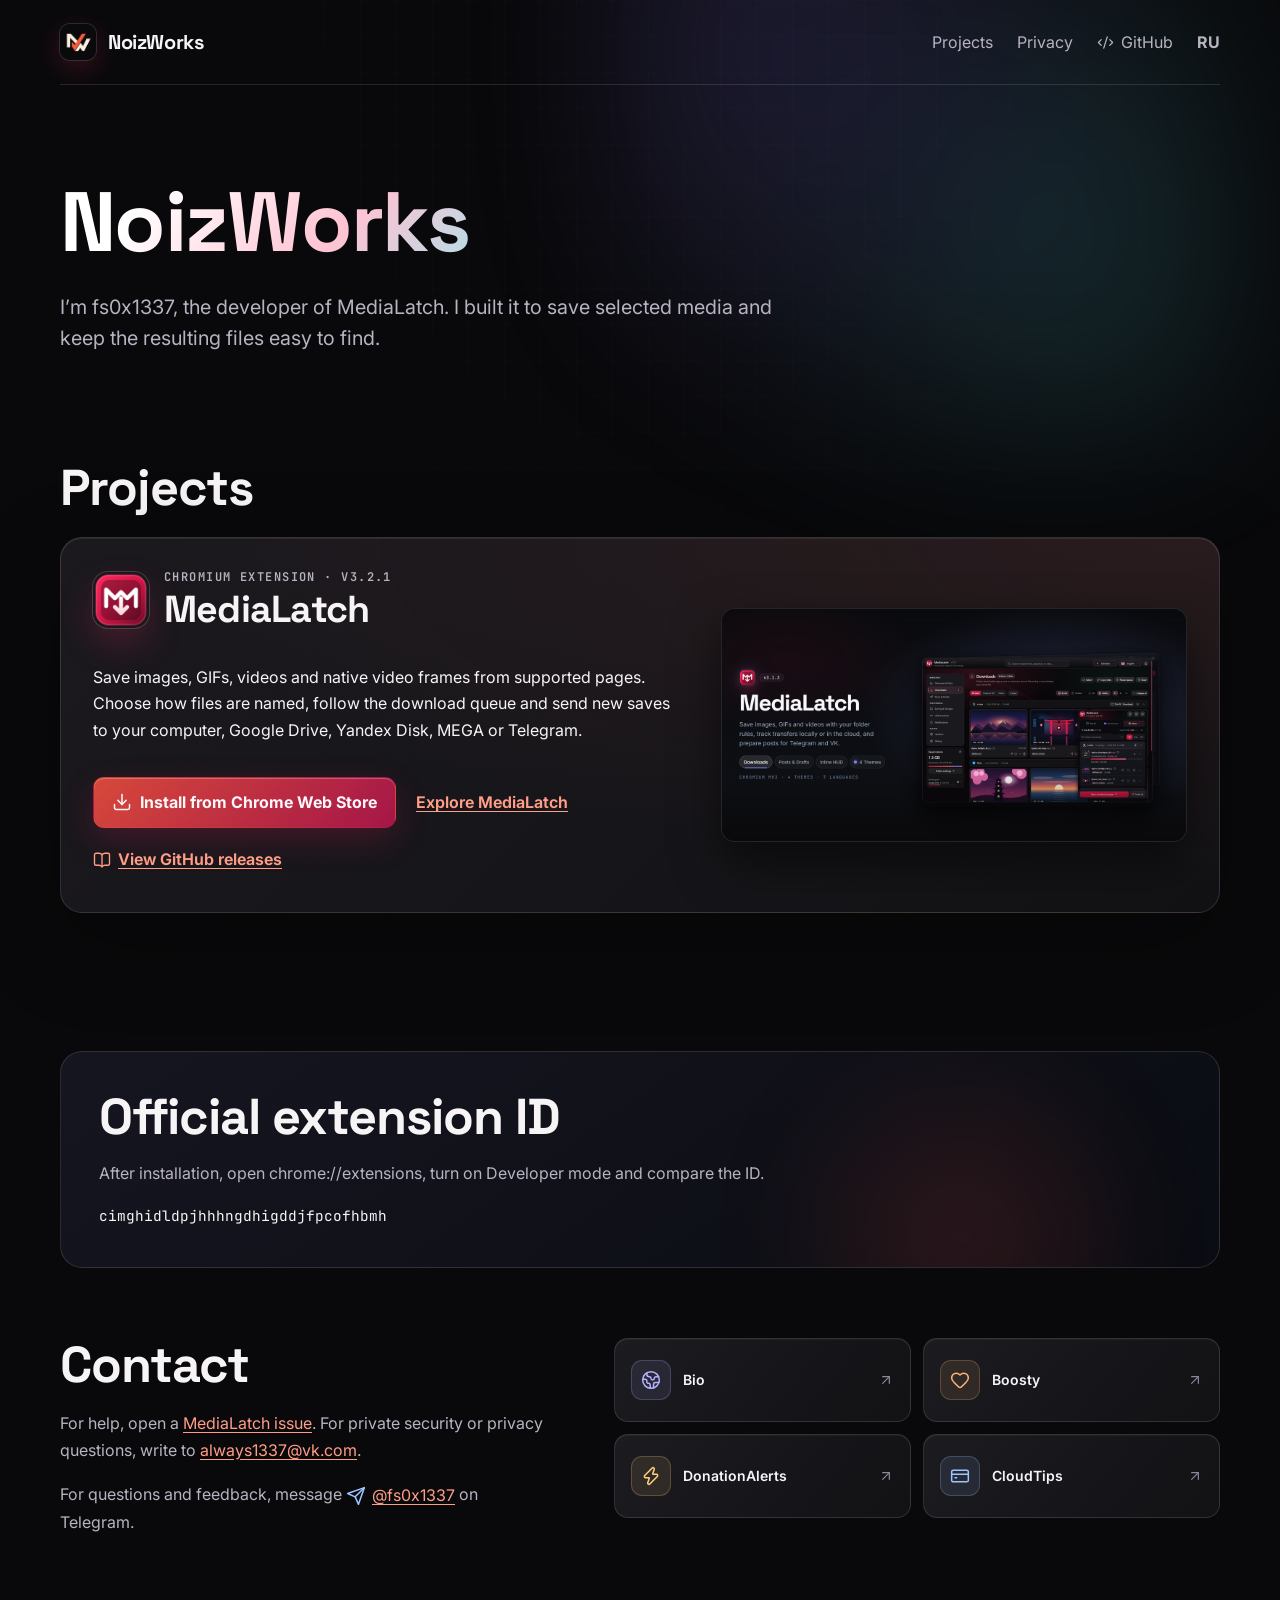
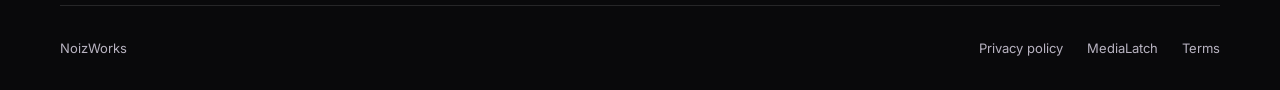
<file: index.html>
<!doctype html>
<html lang="en">
<head>
  <meta charset="utf-8">
  <meta name="google-site-verification" content="6APtYJxVP-QcKgSr0Qi6nR0l8aBaVpSFMiLDBvqHpFo" />
  <meta name="viewport" content="width=device-width, initial-scale=1">
  <meta name="description" content="NoizWorks by fs0x1337 — home of MediaLatch, a Chromium MV3 extension for saving web media, capturing 4K video frames, and posting to Telegram and VK.">
  <meta name="color-scheme" content="dark">
  <title>NoizWorks — MediaLatch &amp; Software by fs0x1337</title>
  <link rel="canonical" href="https://noizworks.is-a.dev/">
  <link rel="icon" type="image/jpeg" href="assets/noizworks.jpg">
  <link rel="preconnect" href="https://fonts.googleapis.com">
  <link rel="preconnect" href="https://fonts.gstatic.com" crossorigin>
  <link rel="stylesheet" href="https://fonts.googleapis.com/css2?family=Inter:wght@400;500;600;700&family=JetBrains+Mono:wght@500;600;700&family=Space+Grotesk:wght@500;600;700&display=swap">
  <link rel="stylesheet" href="site.css">
  <link rel="alternate" hreflang="en" href="https://noizworks.is-a.dev/">
  <link rel="alternate" hreflang="ru" href="https://noizworks.is-a.dev/ru/">
  <link rel="alternate" hreflang="x-default" href="https://noizworks.is-a.dev/">
  <meta property="og:type" content="website">
  <meta property="og:title" content="NoizWorks — MediaLatch &amp; Software by fs0x1337">
  <meta property="og:description" content="NoizWorks by fs0x1337 — home of MediaLatch, a Chromium MV3 extension for saving web media, capturing 4K video frames, and posting to Telegram and VK.">
  <meta property="og:url" content="https://noizworks.is-a.dev/">
  <meta property="og:image" content="https://noizworks.is-a.dev/medialatch/assets/og-banner.png">
  <meta name="twitter:card" content="summary_large_image">
  <meta name="twitter:image" content="https://noizworks.is-a.dev/medialatch/assets/og-banner.png">
</head>
<body class="organization">
  <a class="skip" href="#main">Skip to content</a>
  <header class="container masthead">
    <a class="brand" href="./" aria-label="NoizWorks home"><img src="assets/noizworks.jpg" width="36" height="36" alt="">NoizWorks</a>
    <nav aria-label="Main navigation"><a href="#projects">Projects</a><a href="privacy.html">Privacy</a><a href="https://github.com/NoizWorks"><svg class="icon" width="20" height="20" aria-hidden="true" focusable="false"><use href="assets/ui-icons.svg#nw-code"></use></svg>GitHub</a><a class="language-link" href="/ru/" lang="ru" hreflang="ru">RU</a></nav>
  </header>
  <main id="main">
    <section class="container org-intro" aria-labelledby="org-title">
      <h1 id="org-title">NoizWorks</h1>
      <p class="lead">I’m fs0x1337, the developer of MediaLatch. I built it to save selected media and keep the resulting files easy to find.</p>
    </section>
    <section class="container org-projects" aria-labelledby="projects">
      <div class="section-heading"><h2 id="projects">Projects</h2></div>
      <article class="project-card project-card-grid" aria-labelledby="medialatch-title">
        <div class="project-card-body">
          <div class="project-identity"><img src="assets/medialatch.png" width="56" height="56" alt=""><div><p class="eyebrow">Chromium extension <span class="nowrap">· v3.2.1</span></p><h3 id="medialatch-title">MediaLatch</h3></div></div>
          <p>Save images, GIFs, videos and native video frames from supported pages. Choose how files are named, follow the download queue and send new saves to your computer, Google Drive, Yandex Disk, MEGA or Telegram.</p>
          <div class="actions"><a class="button primary" href="https://chromewebstore.google.com/detail/medialatch/cimghidldpjhhhngdhigddjfpcofhbmh"><svg class="icon" width="20" height="20" aria-hidden="true" focusable="false"><use href="assets/ui-icons.svg#nw-download"></use></svg>Install from Chrome Web Store</a><a class="text-link" href="medialatch/">Explore MediaLatch</a><a class="text-link" href="https://github.com/NoizWorks/MediaLatch/releases"><svg class="icon" width="20" height="20" aria-hidden="true" focusable="false"><use href="assets/ui-icons.svg#nw-docs"></use></svg><span>View GitHub releases</span></a></div>
        </div>
        <a class="project-card-preview" href="medialatch/" aria-label="Explore MediaLatch interface showcase">
          <img src="medialatch/assets/og-banner.png" width="1280" height="640" loading="lazy" decoding="async" alt="MediaLatch interface showcase preview">
        </a>
      </article>
    </section>
    <section class="container development" aria-labelledby="official-id"><div class="development-copy"><h2 id="official-id">Official extension ID</h2><p>After installation, open chrome://extensions, turn on Developer mode and compare the ID.</p><code class="extension-id">cimghidldpjhhhngdhigddjfpcofhbmh</code></div></section>
    <section class="container support" aria-labelledby="contact-title">
      <div class="support-copy"><h2 id="contact-title">Contact</h2><p>For help, open a <a href="https://github.com/NoizWorks/MediaLatch/issues">MediaLatch issue</a>. For private security or privacy questions, write to <a href="mailto:always1337@vk.com">always1337@vk.com</a>.</p>
        <p class="telegram-contact">For questions and feedback, message <a href="https://t.me/fs0x1337"><svg class="icon" width="20" height="20" aria-hidden="true" focusable="false"><use href="assets/ui-icons.svg#nw-send"></use></svg><span>@fs0x1337</span></a> on Telegram.</p></div>
      <ul class="support-links" aria-label="Profiles and donations">
        <li><a class="support-link" data-service="profiles" href="https://noiz.bio/fs0x1337"><span class="support-icon"><svg class="icon" width="20" height="20" aria-hidden="true" focusable="false"><use href="assets/ui-icons.svg#nw-globe"></use></svg></span><span class="support-label">Bio</span><svg class="icon link-arrow" width="20" height="20" aria-hidden="true" focusable="false"><use href="assets/ui-icons.svg#nw-external"></use></svg></a></li>
        <li><a class="support-link" data-service="boosty" href="https://boosty.to/fs0x1337"><span class="support-icon"><svg class="icon" width="20" height="20" aria-hidden="true" focusable="false"><use href="assets/ui-icons.svg#nw-heart"></use></svg></span><span class="support-label">Boosty</span><svg class="icon link-arrow" width="20" height="20" aria-hidden="true" focusable="false"><use href="assets/ui-icons.svg#nw-external"></use></svg></a></li>
        <li><a class="support-link" data-service="donations" href="https://dalink.to/fs0x1337"><span class="support-icon"><svg class="icon" width="20" height="20" aria-hidden="true" focusable="false"><use href="assets/ui-icons.svg#nw-lightning"></use></svg></span><span class="support-label">DonationAlerts</span><svg class="icon link-arrow" width="20" height="20" aria-hidden="true" focusable="false"><use href="assets/ui-icons.svg#nw-external"></use></svg></a></li>
        <li><a class="support-link" data-service="cloudtips" href="https://pay.cloudtips.ru/p/da0d3dbe"><span class="support-icon"><svg class="icon" width="20" height="20" aria-hidden="true" focusable="false"><use href="assets/ui-icons.svg#nw-card"></use></svg></span><span class="support-label">CloudTips</span><svg class="icon link-arrow" width="20" height="20" aria-hidden="true" focusable="false"><use href="assets/ui-icons.svg#nw-external"></use></svg></a></li>
      </ul>
    </section>
  </main>
  <footer class="container footer"><span>NoizWorks</span><a href="privacy.html">Privacy policy</a><a href="medialatch/">MediaLatch</a><a href="/terms.html">Terms</a></footer>
</body>
</html>
</file>
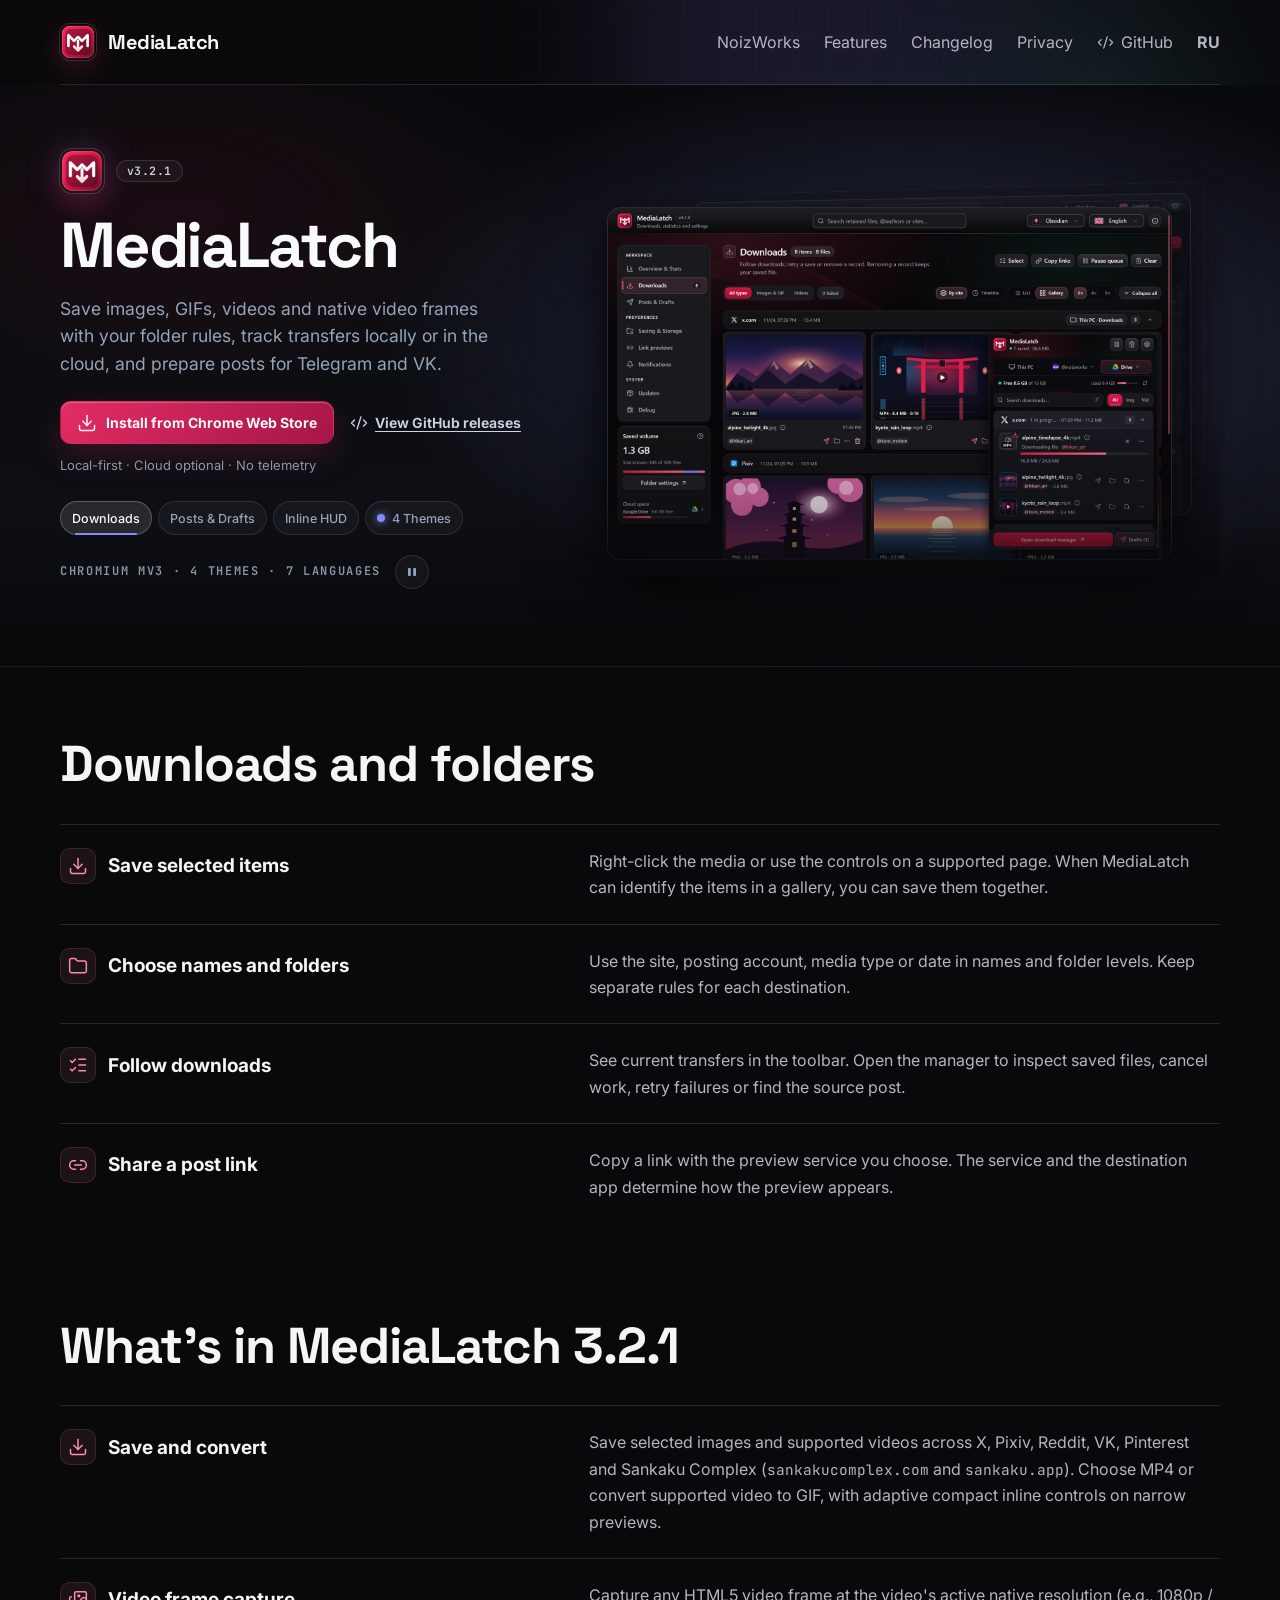
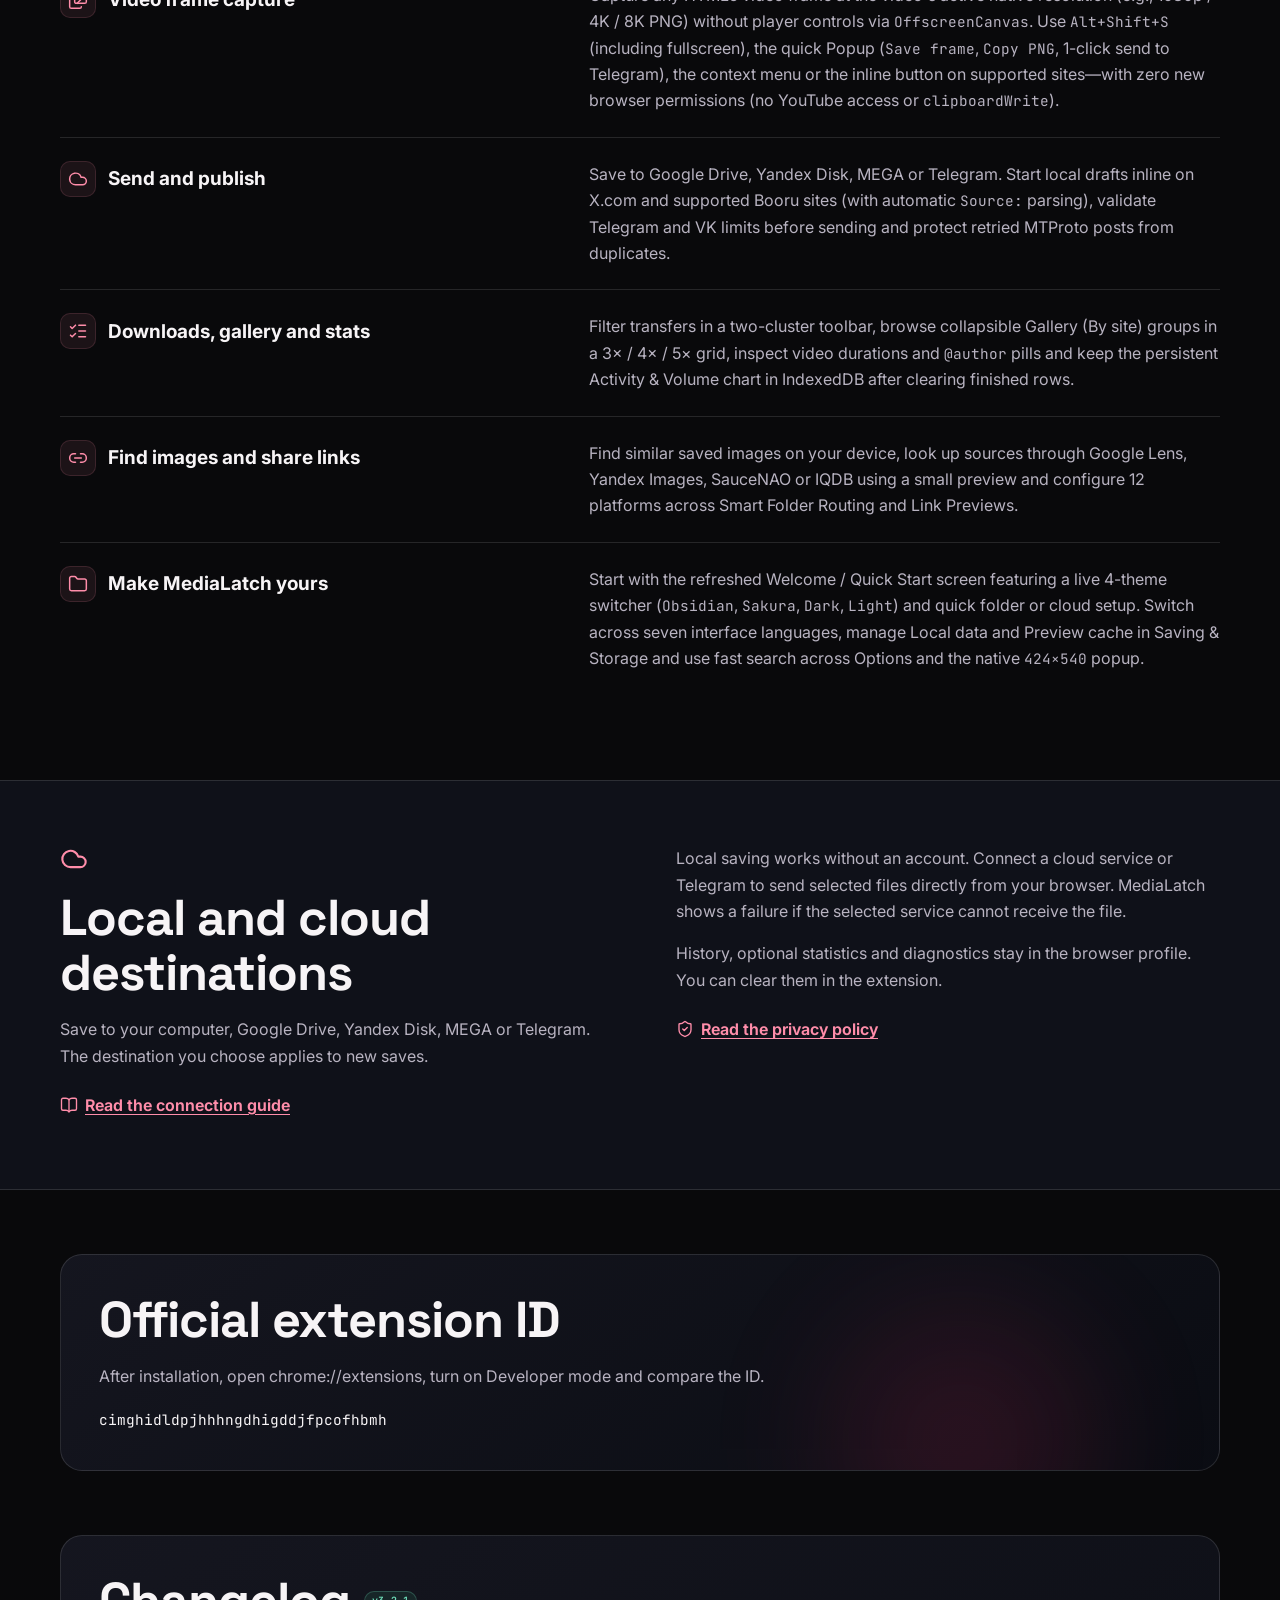
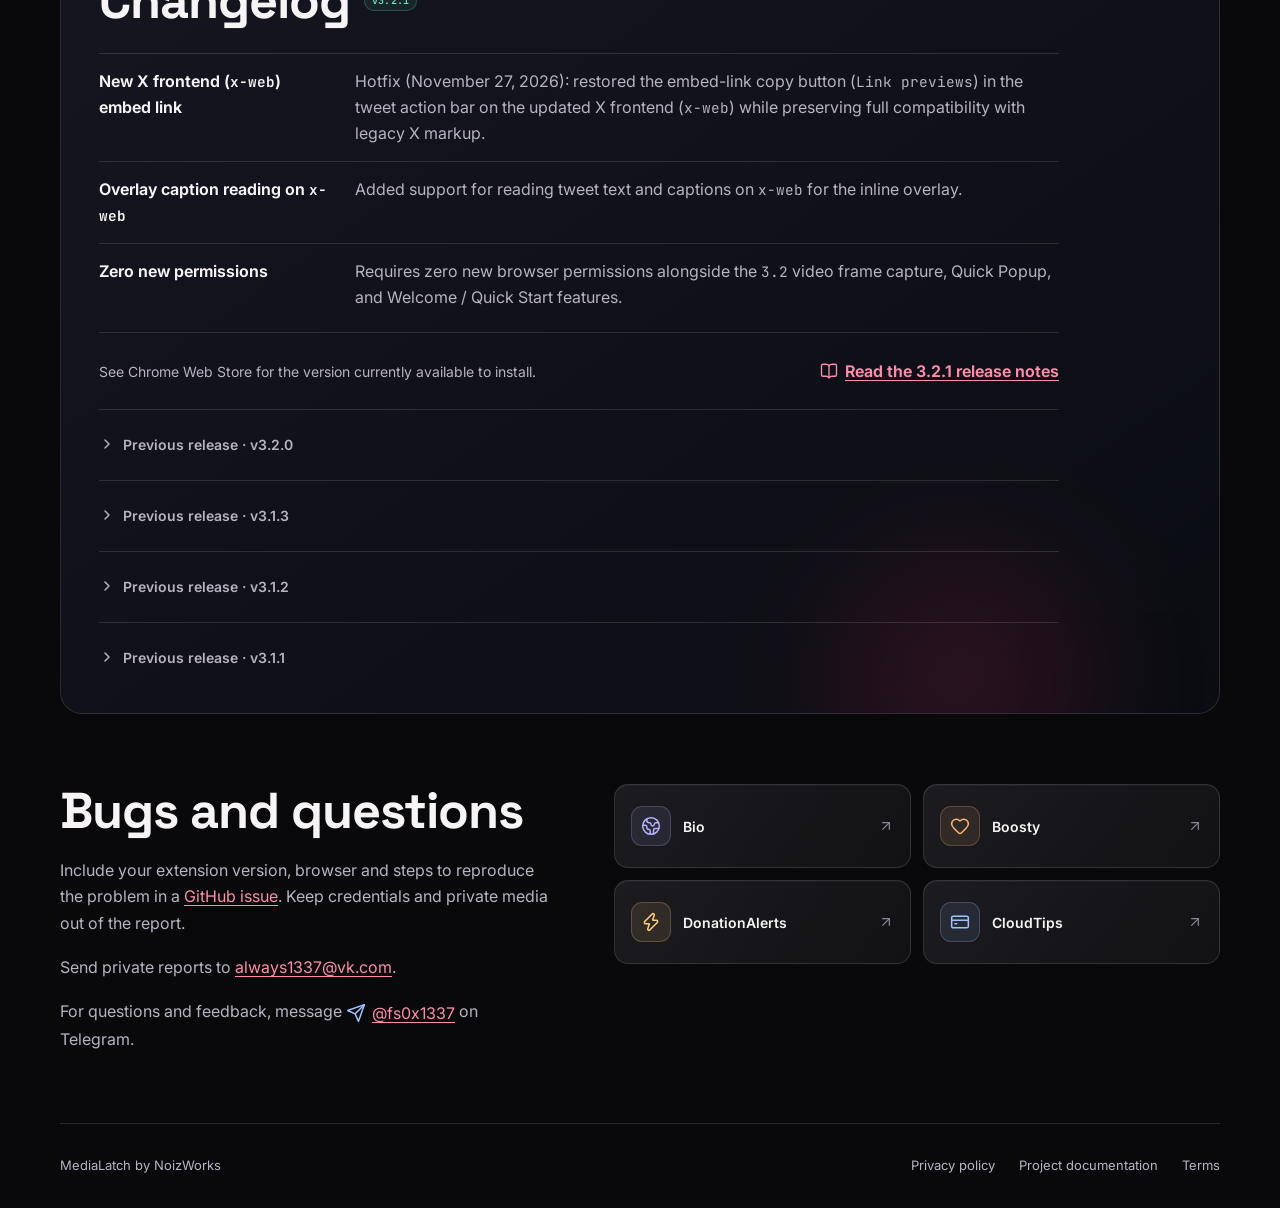
<file: medialatch/index.html>
<!doctype html>
<html lang="en">
<head>
  <meta charset="utf-8">
  <meta name="google-site-verification" content="6APtYJxVP-QcKgSr0Qi6nR0l8aBaVpSFMiLDBvqHpFo" />
  <meta name="viewport" content="width=device-width, initial-scale=1">
  <meta name="description" content="Save web images, GIFs, videos, and native 4K video frames in Chromium. Local-first with custom folders, optional cloud sync, and Telegram/VK posting.">
  <meta name="color-scheme" content="dark">
  <title>MediaLatch — Save Web Media, 4K Video Frames &amp; Post to Telegram/VK</title>
  <link rel="canonical" href="https://noizworks.is-a.dev/medialatch/">
  <link rel="icon" href="/medialatch/favicon.ico?v=3.2.1" sizes="16x16 32x32 48x48">
  <link rel="icon" type="image/png" href="/medialatch/favicon-32.png?v=3.2.1" sizes="32x32">
  <link rel="icon" type="image/svg+xml" href="/medialatch/favicon.svg?v=3.2.1" sizes="any">
  <link rel="apple-touch-icon" href="/medialatch/apple-touch-icon.png?v=3.2.1" sizes="180x180">
  <link rel="manifest" href="/medialatch/site.webmanifest">
  <link rel="preconnect" href="https://fonts.googleapis.com">
  <link rel="preconnect" href="https://fonts.gstatic.com" crossorigin>
  <link rel="stylesheet" href="https://fonts.googleapis.com/css2?family=Inter:wght@400;500;600;700&family=JetBrains+Mono:wght@500;600;700&family=Space+Grotesk:wght@500;600;700&display=swap">
  <link rel="stylesheet" href="../site.css">
  <link rel="alternate" hreflang="en" href="https://noizworks.is-a.dev/medialatch/">
  <link rel="alternate" hreflang="ru" href="https://noizworks.is-a.dev/ru/medialatch/">
  <link rel="alternate" hreflang="x-default" href="https://noizworks.is-a.dev/medialatch/">
  <meta property="og:type" content="website">
  <meta property="og:title" content="MediaLatch — Save Web Media, 4K Video Frames &amp; Post to Telegram/VK">
  <meta property="og:description" content="Save web images, GIFs, videos, and native 4K video frames in Chromium. Local-first with custom folders, optional cloud sync, and Telegram/VK posting.">
  <meta property="og:url" content="https://noizworks.is-a.dev/medialatch/">
  <meta property="og:image" content="https://noizworks.is-a.dev/medialatch/assets/og-banner.png">
  <meta name="twitter:card" content="summary_large_image">
  <meta name="twitter:image" content="https://noizworks.is-a.dev/medialatch/assets/og-banner.png">
  <script src="hero.js" defer></script>
</head>
<body>
  <a class="skip" href="#main">Skip to content</a>
  <header class="container masthead">
    <a class="brand" href="./" aria-label="MediaLatch home"><img src="../assets/medialatch.png" width="36" height="36" alt="">MediaLatch</a>
    <nav aria-label="Main navigation"><a href="../">NoizWorks</a><a href="#features-title">Features</a><a href="#changelog">Changelog</a><a href="../privacy.html">Privacy</a><a href="https://github.com/NoizWorks/MediaLatch"><svg class="icon" width="20" height="20" aria-hidden="true" focusable="false"><use href="../assets/ui-icons.svg#nw-code"></use></svg>GitHub</a><a class="language-link" href="/ru/medialatch/" lang="ru" hreflang="ru">RU</a></nav>
  </header>
  <main id="main">
    <section class="graphite-hero" data-graphite-hero data-active-slide="0" data-theme-step="0" aria-labelledby="hero-title">
      <div class="graphite-hero-inner">
        <div class="graphite-copy">
          <div class="graphite-mark-row">
            <span class="graphite-mark"><img src="../assets/medialatch.png" width="44" height="44" alt=""></span>
            <span class="graphite-version">v3.2.1</span>
          </div>
          <h1 id="hero-title">MediaLatch</h1>
          <p class="graphite-subtitle">Save images, GIFs, videos and native video frames with your folder rules, track transfers locally or in the cloud, and prepare posts for Telegram and VK.</p>
          <div class="graphite-actions">
            <a class="button primary" href="https://chromewebstore.google.com/detail/medialatch/cimghidldpjhhhngdhigddjfpcofhbmh"><svg class="icon" width="20" height="20" aria-hidden="true" focusable="false"><use href="../assets/ui-icons.svg#nw-download"></use></svg><span>Install from Chrome Web Store</span></a>
            <a class="text-link" href="https://github.com/NoizWorks/MediaLatch/releases"><svg class="icon" width="20" height="20" aria-hidden="true" focusable="false"><use href="../assets/ui-icons.svg#nw-code"></use></svg><span>View GitHub releases</span></a>
          </div>
          <p class="graphite-trust">Local-first · Cloud optional · No telemetry</p>
          <div class="graphite-pills-wrap">
            <div class="graphite-pills" role="tablist" aria-label="MediaLatch interface views">
              <button type="button" class="graphite-pill" role="tab" id="hero-tab-downloads" aria-selected="true" tabindex="0">Downloads</button>
              <button type="button" class="graphite-pill" role="tab" id="hero-tab-posts" aria-selected="false" tabindex="-1">Posts &amp; Drafts</button>
              <button type="button" class="graphite-pill" role="tab" id="hero-tab-inline" aria-selected="false" tabindex="-1">Inline HUD</button>
              <button type="button" class="graphite-pill" role="tab" id="hero-tab-themes" aria-selected="false" tabindex="-1"><span class="graphite-theme-dot" aria-hidden="true"></span><span>4 Themes</span></button>
            </div>
          </div>
          <div class="graphite-footer-row">
            <p class="graphite-kicker">CHROMIUM MV3 · 4 THEMES · 7 LANGUAGES</p>
            <button type="button" class="graphite-motion-toggle" data-hero-pause data-state="playing" data-label-pause="Pause showcase rotation" data-label-play="Resume showcase rotation" aria-label="Pause showcase rotation" title="Pause showcase rotation">
              <svg class="icon-pause" width="12" height="12" viewBox="0 0 12 12" fill="currentColor" aria-hidden="true"><rect x="2" y="2" width="2.8" height="8" rx="0.8"></rect><rect x="7.2" y="2" width="2.8" height="8" rx="0.8"></rect></svg>
              <svg class="icon-play" width="12" height="12" viewBox="0 0 12 12" fill="currentColor" aria-hidden="true"><path d="M3 2.2v7.6L9.8 6 3 2.2z"></path></svg>
            </button>
          </div>
        </div>
        <div class="graphite-stage-wrap">
          <div class="graphite-stage">
            <div class="graphite-deck">
              <figure class="graphite-window" role="tabpanel" aria-labelledby="hero-tab-downloads" data-pos="0">
                <img src="assets/hero-downloads.webp" width="1600" height="1000" fetchpriority="high" decoding="async" alt="MediaLatch Downloads gallery grouped by site alongside the native 424 by 540 toolbar popup with Google Drive capacity and transfer progress">
              </figure>
              <figure class="graphite-window" role="tabpanel" aria-labelledby="hero-tab-posts" data-pos="1" aria-hidden="true">
                <img src="assets/hero-posts.webp" width="1600" height="1000" fetchpriority="low" decoding="async" alt="MediaLatch Posts and Drafts three-column studio showing local drafts, composer with author credits and hashtags, and live Telegram preview with attached media">
              </figure>
              <figure class="graphite-window" role="tabpanel" aria-labelledby="hero-tab-inline" data-pos="2" aria-hidden="true" inert>
                <img src="assets/hero-inline.webp" width="1600" height="1000" fetchpriority="low" decoding="async" alt="MediaLatch 2 by 2 inline save dock with MP4, GIF, cloud and Quick Post buttons, Micro-HUD pill, Find original search and Overview statistics chart">
              </figure>
              <figure class="graphite-window" role="tabpanel" aria-labelledby="hero-tab-themes" data-pos="3" aria-hidden="true" inert>
                <img src="assets/hero-themes.webp" width="1600" height="1000" fetchpriority="low" decoding="async" alt="Four MediaLatch interface themes side by side: Obsidian, Sakura, Dark and Light">
                <span class="graphite-theme-ring" data-theme-ring data-quad="0" aria-hidden="true"></span>
              </figure>
            </div>
          </div>
          <div class="graphite-stage-vignette" aria-hidden="true"></div>
        </div>
      </div>
    </section>
    <section class="container features" aria-labelledby="features-title">
      <h2 id="features-title">Downloads and folders</h2>
      <dl class="feature-list">
        <div><dt><span class="feature-icon"><svg class="icon" width="20" height="20" aria-hidden="true" focusable="false"><use href="../assets/ui-icons.svg#nw-download"></use></svg></span><span>Save selected items</span></dt><dd>Right-click the media or use the controls on a supported page. When MediaLatch can identify the items in a gallery, you can save them together.</dd></div>
        <div><dt><span class="feature-icon"><svg class="icon" width="20" height="20" aria-hidden="true" focusable="false"><use href="../assets/ui-icons.svg#nw-folder"></use></svg></span><span>Choose names and folders</span></dt><dd>Use the site, posting account, media type or date in names and folder levels. Keep separate rules for each destination.</dd></div>
        <div><dt><span class="feature-icon"><svg class="icon" width="20" height="20" aria-hidden="true" focusable="false"><use href="../assets/ui-icons.svg#nw-queue"></use></svg></span><span>Follow downloads</span></dt><dd>See current transfers in the toolbar. Open the manager to inspect saved files, cancel work, retry failures or find the source post.</dd></div>
        <div><dt><span class="feature-icon"><svg class="icon" width="20" height="20" aria-hidden="true" focusable="false"><use href="../assets/ui-icons.svg#nw-link"></use></svg></span><span>Share a post link</span></dt><dd>Copy a link with the preview service you choose. The service and the destination app determine how the preview appears.</dd></div>
      </dl>
    </section>
    <section class="container features" aria-labelledby="features-321"><h2 id="features-321">What’s in MediaLatch 3.2.1</h2><dl class="feature-list"><div><dt><span class="feature-icon"><svg class="icon" width="20" height="20" aria-hidden="true" focusable="false"><use href="../assets/ui-icons.svg#nw-download"></use></svg></span><span>Save and convert</span></dt><dd>Save selected images and supported videos across X, Pixiv, Reddit, VK, Pinterest and Sankaku Complex (<code>sankakucomplex.com</code> and <code>sankaku.app</code>). Choose MP4 or convert supported video to GIF, with adaptive compact inline controls on narrow previews.</dd></div><div><dt><span class="feature-icon"><svg class="icon" width="20" height="20" aria-hidden="true" focusable="false"><use href="../assets/ui-icons.svg#nw-images"></use></svg></span><span>Video frame capture</span></dt><dd>Capture any HTML5 video frame at the video's active native resolution (e.g., 1080p / 4K / 8K PNG) without player controls via <code>OffscreenCanvas</code>. Use <code>Alt+Shift+S</code> (including fullscreen), the quick Popup (<code>Save frame</code>, <code>Copy PNG</code>, 1-click send to Telegram), the context menu or the inline button on supported sites—with zero new browser permissions (no YouTube access or <code>clipboardWrite</code>).</dd></div><div><dt><span class="feature-icon"><svg class="icon" width="20" height="20" aria-hidden="true" focusable="false"><use href="../assets/ui-icons.svg#nw-cloud"></use></svg></span><span>Send and publish</span></dt><dd>Save to Google Drive, Yandex Disk, MEGA or Telegram. Start local drafts inline on X.com and supported Booru sites (with automatic <code>Source:</code> parsing), validate Telegram and VK limits before sending and protect retried MTProto posts from duplicates.</dd></div><div><dt><span class="feature-icon"><svg class="icon" width="20" height="20" aria-hidden="true" focusable="false"><use href="../assets/ui-icons.svg#nw-queue"></use></svg></span><span>Downloads, gallery and stats</span></dt><dd>Filter transfers in a two-cluster toolbar, browse collapsible Gallery (By site) groups in a 3× / 4× / 5× grid, inspect video durations and <code>@author</code> pills and keep the persistent Activity &amp; Volume chart in IndexedDB after clearing finished rows.</dd></div><div><dt><span class="feature-icon"><svg class="icon" width="20" height="20" aria-hidden="true" focusable="false"><use href="../assets/ui-icons.svg#nw-link"></use></svg></span><span>Find images and share links</span></dt><dd>Find similar saved images on your device, look up sources through Google Lens, Yandex Images, SauceNAO or IQDB using a small preview and configure 12 platforms across Smart Folder Routing and Link Previews.</dd></div><div><dt><span class="feature-icon"><svg class="icon" width="20" height="20" aria-hidden="true" focusable="false"><use href="../assets/ui-icons.svg#nw-folder"></use></svg></span><span>Make MediaLatch yours</span></dt><dd>Start with the refreshed Welcome / Quick Start screen featuring a live 4-theme switcher (<code>Obsidian</code>, <code>Sakura</code>, <code>Dark</code>, <code>Light</code>) and quick folder or cloud setup. Switch across seven interface languages, manage Local data and Preview cache in Saving &amp; Storage and use fast search across Options and the native <code>424×540</code> popup.</dd></div></dl></section>
    <section class="cloud-band" aria-labelledby="cloud-title"><div class="container cloud-layout">
      <div><h2 id="cloud-title"><svg class="icon section-icon" width="20" height="20" aria-hidden="true" focusable="false"><use href="../assets/ui-icons.svg#nw-cloud"></use></svg>Local and cloud destinations</h2><p>Save to your computer, Google Drive, Yandex Disk, MEGA or Telegram. The destination you choose applies to new saves.</p><a class="text-link" href="https://github.com/NoizWorks/MediaLatch/blob/main/docs/CLOUD.md"><svg class="icon" width="20" height="20" aria-hidden="true" focusable="false"><use href="../assets/ui-icons.svg#nw-docs"></use></svg><span>Read the connection guide</span></a></div>
      <div class="cloud-copy"><p>Local saving works without an account. Connect a cloud service or Telegram to send selected files directly from your browser. MediaLatch shows a failure if the selected service cannot receive the file.</p><p>History, optional statistics and diagnostics stay in the browser profile. You can clear them in the extension.</p><a class="text-link" href="../privacy.html#cloud"><svg class="icon" width="20" height="20" aria-hidden="true" focusable="false"><use href="../assets/ui-icons.svg#nw-shield"></use></svg><span>Read the privacy policy</span></a></div>
    </div></section>
    <section class="container development" aria-labelledby="official-id"><div class="development-copy"><h2 id="official-id">Official extension ID</h2><p>After installation, open chrome://extensions, turn on Developer mode and compare the ID.</p><code class="extension-id">cimghidldpjhhhngdhigddjfpcofhbmh</code></div></section>
    <section class="container development" id="changelog" aria-labelledby="development-title">
      <div class="development-copy changelog-copy">
        <div class="changelog-head"><h2 id="development-title">Changelog</h2><span class="policy-badge stable">v3.2.1</span></div>
        <ul class="changelog-list">
          <li><strong class="changelog-group">New X frontend (<code>x-web</code>) embed link</strong><span>Hotfix (November 27, 2026): restored the embed-link copy button (<code>Link previews</code>) in the tweet action bar on the updated X frontend (<code>x-web</code>) while preserving full compatibility with legacy X markup.</span></li>
          <li><strong class="changelog-group">Overlay caption reading on <code>x-web</code></strong><span>Added support for reading tweet text and captions on <code>x-web</code> for the inline overlay.</span></li>
          <li><strong class="changelog-group">Zero new permissions</strong><span>Requires zero new browser permissions alongside the <code>3.2</code> video frame capture, Quick Popup, and Welcome / Quick Start features.</span></li>
        </ul>
        <div class="changelog-footer"><p>See Chrome Web Store for the version currently available to install.</p><a class="text-link" href="https://github.com/NoizWorks/MediaLatch/releases/tag/v3.2.1"><svg class="icon" width="20" height="20" aria-hidden="true" focusable="false"><use href="../assets/ui-icons.svg#nw-docs"></use></svg><span>Read the 3.2.1 release notes</span></a></div>
        <details class="changelog-archive">
          <summary>Previous release · v3.2.0</summary>
          <div class="changelog-archive-body">
            <p>3.2.0 added HTML5 video frame capture at the active native resolution (e.g., 1080p / 4K / 8K PNG) without player controls via <code>OffscreenCanvas</code> (<code>Alt+Shift+S</code>, context menu, inline button), the quick frame Popup (<code>Save frame</code>, <code>Copy PNG</code>, 1-click send to Telegram) with zero new browser permissions, and the refreshed Welcome / Quick Start screen with a live 4-theme switcher (<code>Obsidian</code>, <code>Sakura</code>, <code>Dark</code>, <code>Light</code>).</p>
            <a class="text-link" href="https://github.com/NoizWorks/MediaLatch/releases/tag/v3.2.0"><svg class="icon" width="20" height="20" aria-hidden="true" focusable="false"><use href="../assets/ui-icons.svg#nw-docs"></use></svg><span>Read the 3.2.0 release notes</span></a>
          </div>
        </details>
        <details class="changelog-archive">
          <summary>Previous release · v3.1.3</summary>
          <div class="changelog-archive-body">
            <p>3.1.3 added <code>HTTP 429</code> queue wake-up via <code>chrome.alarms</code>, retained <code>Find original</code> sessions across worker restarts, stricter <code>sender</code> checks, playing X video and Pinterest video pin fixes, <code>Escape</code> close for Micro-HUD, ~<code>4×</code> faster popup search, <code>Light</code> theme contrast polish, text-only author credits for VK and the inline <code>✈</code> post-prep button with automatic <code>Source:</code> parsing on supported Booru sites.</p>
            <a class="text-link" href="https://github.com/NoizWorks/MediaLatch/releases/tag/v3.1.3"><svg class="icon" width="20" height="20" aria-hidden="true" focusable="false"><use href="../assets/ui-icons.svg#nw-docs"></use></svg><span>Read the 3.1.3 release notes</span></a>
          </div>
        </details>
        <details class="changelog-archive">
          <summary>Previous release · v3.1.2</summary>
          <div class="changelog-archive-body">
            <p>3.1.2 added instant Micro-HUD tooltips, a <code>2×2</code> cloud dock with <code>Quick Post</code>, resilient X video/GIF/quote detection, Sankaku Complex fixes, the <code>Sferum</code> VK preset with <code>Reconnect VK &amp; retry</code>, a redesigned <code>Downloads</code> gallery (<code>3× / 4× / 5×</code>), persistent <code>Activity &amp; Volume</code> chart in IndexedDB and stabilized 120 FPS rendering in the native <code>424×540</code> popup.</p>
            <a class="text-link" href="https://github.com/NoizWorks/MediaLatch/releases/tag/v3.1.2"><svg class="icon" width="20" height="20" aria-hidden="true" focusable="false"><use href="../assets/ui-icons.svg#nw-docs"></use></svg><span>Read the 3.1.2 release notes</span></a>
          </div>
        </details>
        <details class="changelog-archive">
          <summary>Previous release · v3.1.1</summary>
          <div class="changelog-archive-body">
            <p>3.1.1 improved on-page image search and button placement on X and Reddit, and added Pinterest saving, MEGA and local drafts for Telegram and VK (connect a Telegram bot or sign in by QR with the API ID and API Hash of your own Telegram application).</p>
            <a class="text-link" href="https://github.com/NoizWorks/MediaLatch/releases/tag/v3.1.1"><svg class="icon" width="20" height="20" aria-hidden="true" focusable="false"><use href="../assets/ui-icons.svg#nw-docs"></use></svg><span>Read the 3.1.1 release notes</span></a>
          </div>
        </details>
      </div>
    </section>
    <section class="container support" aria-labelledby="support-title">
      <div class="support-copy"><h2 id="support-title">Bugs and questions</h2><p>Include your extension version, browser and steps to reproduce the problem in a <a href="https://github.com/NoizWorks/MediaLatch/issues">GitHub issue</a>. Keep credentials and private media out of the report.</p><p>Send private reports to <a href="mailto:always1337@vk.com">always1337@vk.com</a>.</p><p class="telegram-contact">For questions and feedback, message <a href="https://t.me/fs0x1337"><svg class="icon" width="20" height="20" aria-hidden="true" focusable="false"><use href="../assets/ui-icons.svg#nw-send"></use></svg><span>@fs0x1337</span></a> on Telegram.</p></div>
      <ul class="support-links" aria-label="Profiles and donations">
        <li><a class="support-link" data-service="profiles" href="https://noiz.bio/fs0x1337"><span class="support-icon"><svg class="icon" width="20" height="20" aria-hidden="true" focusable="false"><use href="../assets/ui-icons.svg#nw-globe"></use></svg></span><span class="support-label">Bio</span><svg class="icon link-arrow" width="20" height="20" aria-hidden="true" focusable="false"><use href="../assets/ui-icons.svg#nw-external"></use></svg></a></li>
        <li><a class="support-link" data-service="boosty" href="https://boosty.to/fs0x1337"><span class="support-icon"><svg class="icon" width="20" height="20" aria-hidden="true" focusable="false"><use href="../assets/ui-icons.svg#nw-heart"></use></svg></span><span class="support-label">Boosty</span><svg class="icon link-arrow" width="20" height="20" aria-hidden="true" focusable="false"><use href="../assets/ui-icons.svg#nw-external"></use></svg></a></li>
        <li><a class="support-link" data-service="donations" href="https://dalink.to/fs0x1337"><span class="support-icon"><svg class="icon" width="20" height="20" aria-hidden="true" focusable="false"><use href="../assets/ui-icons.svg#nw-lightning"></use></svg></span><span class="support-label">DonationAlerts</span><svg class="icon link-arrow" width="20" height="20" aria-hidden="true" focusable="false"><use href="../assets/ui-icons.svg#nw-external"></use></svg></a></li>
        <li><a class="support-link" data-service="cloudtips" href="https://pay.cloudtips.ru/p/da0d3dbe"><span class="support-icon"><svg class="icon" width="20" height="20" aria-hidden="true" focusable="false"><use href="../assets/ui-icons.svg#nw-card"></use></svg></span><span class="support-label">CloudTips</span><svg class="icon link-arrow" width="20" height="20" aria-hidden="true" focusable="false"><use href="../assets/ui-icons.svg#nw-external"></use></svg></a></li>
      </ul>
    </section>
  </main>
  <footer class="container footer"><span>MediaLatch by NoizWorks</span><a href="../privacy.html">Privacy policy</a><a href="https://github.com/NoizWorks/MediaLatch">Project documentation</a><a href="/terms.html">Terms</a></footer>
</body>
</html>
</file>
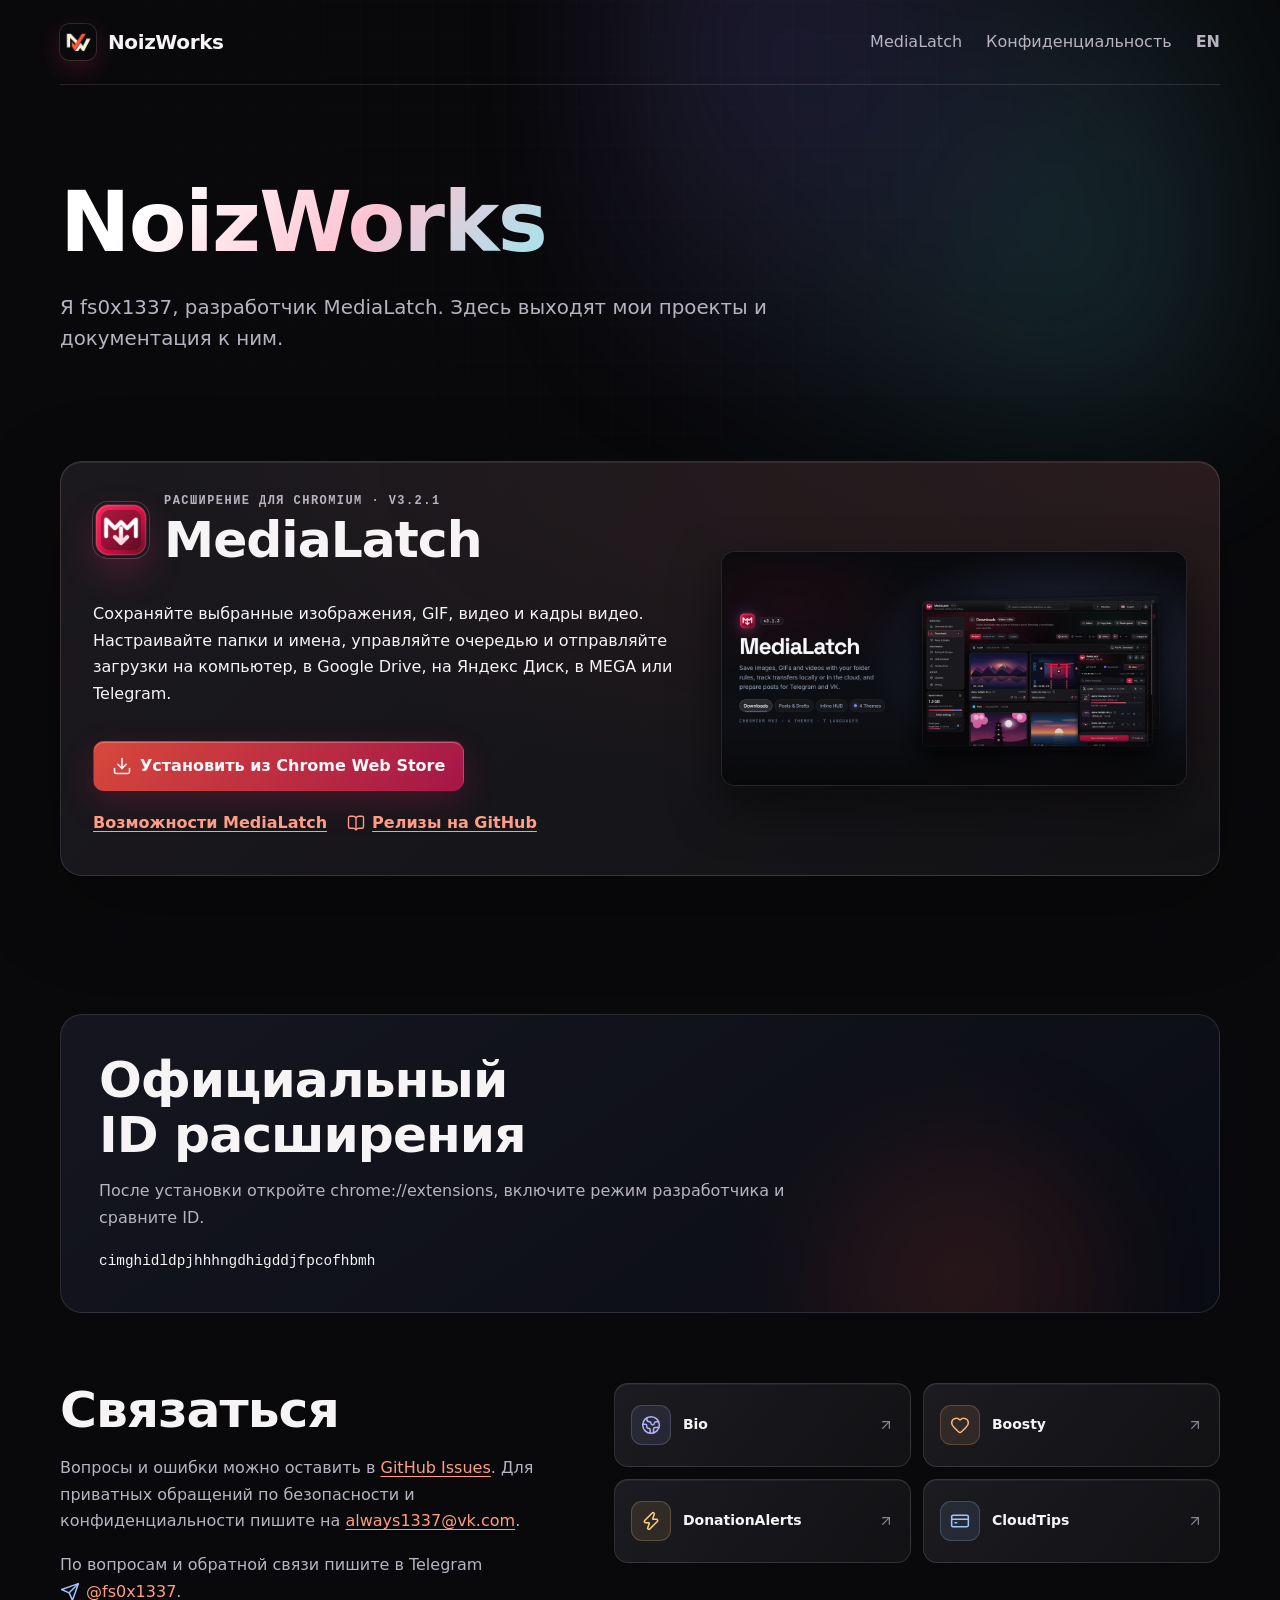
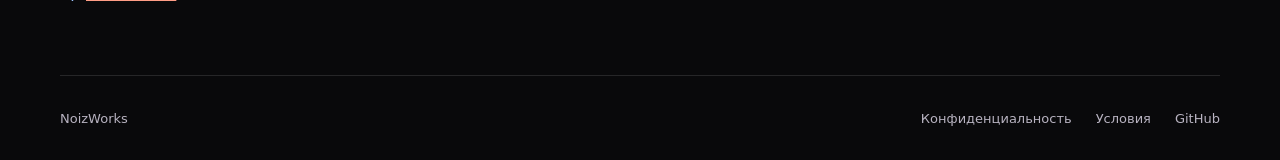
<file: ru/index.html>
<!doctype html>
<html lang="ru">
<head>
  <meta charset="utf-8">
  <meta name="viewport" content="width=device-width, initial-scale=1">
  <meta name="description" content="NoizWorks (fs0x1337) — дом MediaLatch, расширения Chromium MV3 для сохранения веб-медиа, захвата кадров видео 4K и публикаций в Telegram и VK.">
  <meta name="color-scheme" content="dark">
  <title>NoizWorks — MediaLatch и проекты fs0x1337</title>
  <link rel="canonical" href="https://noizworks.is-a.dev/ru/">
  <link rel="alternate" hreflang="en" href="https://noizworks.is-a.dev/">
  <link rel="alternate" hreflang="ru" href="https://noizworks.is-a.dev/ru/">
  <link rel="alternate" hreflang="x-default" href="https://noizworks.is-a.dev/">
  <meta property="og:type" content="website">
  <meta property="og:title" content="NoizWorks — MediaLatch и проекты fs0x1337">
  <meta property="og:description" content="NoizWorks (fs0x1337) — дом MediaLatch, расширения Chromium MV3 для сохранения веб-медиа, захвата кадров видео 4K и публикаций в Telegram и VK.">
  <meta property="og:url" content="https://noizworks.is-a.dev/ru/">
  <meta property="og:image" content="https://noizworks.is-a.dev/medialatch/assets/og-banner.png">
  <meta name="twitter:card" content="summary_large_image">
  <meta name="twitter:image" content="https://noizworks.is-a.dev/medialatch/assets/og-banner.png">
  <link rel="icon" type="image/jpeg" href="/assets/noizworks.jpg">
  <link rel="stylesheet" href="/site.css">
</head>
<body class="organization">
  <a class="skip" href="#main">К содержанию</a>
  <header class="container masthead"><a class="brand" href="/ru/"><img src="/assets/noizworks.jpg" width="36" height="36" alt="">NoizWorks</a><nav aria-label="Навигация"><a href="/ru/medialatch/">MediaLatch</a><a href="/ru/privacy.html">Конфиденциальность</a><a class="language-link" href="/" lang="en" hreflang="en">EN</a></nav></header>
  <main id="main">
    <section class="container org-intro" aria-labelledby="org-title"><h1 id="org-title">NoizWorks</h1><p class="lead">Я fs0x1337, разработчик MediaLatch. Здесь выходят мои проекты и документация к ним.</p></section>
    <section class="container org-projects" aria-labelledby="project-title"><article class="project-card project-card-grid"><div class="project-card-body"><div class="project-identity"><img src="/assets/medialatch.png" width="56" height="56" alt=""><div><p class="eyebrow">Расширение для Chromium <span class="nowrap">· v3.2.1</span></p><h2 id="project-title">MediaLatch</h2></div></div><p>Сохраняйте выбранные изображения, GIF, видео и кадры видео. Настраивайте папки и имена, управляйте очередью и отправляйте загрузки на компьютер, в Google Drive, на Яндекс Диск, в MEGA или Telegram.</p><div class="actions"><a class="button primary" href="https://chromewebstore.google.com/detail/medialatch/cimghidldpjhhhngdhigddjfpcofhbmh"><svg class="icon" width="20" height="20" aria-hidden="true" focusable="false"><use href="/assets/ui-icons.svg#nw-download"></use></svg>Установить из Chrome Web Store</a><a class="text-link" href="/ru/medialatch/">Возможности MediaLatch</a><a class="text-link" href="https://github.com/NoizWorks/MediaLatch/releases"><svg class="icon" width="20" height="20" aria-hidden="true" focusable="false"><use href="/assets/ui-icons.svg#nw-docs"></use></svg><span>Релизы на GitHub</span></a></div></div><a class="project-card-preview" href="/ru/medialatch/" aria-label="Открыть обзор интерфейса MediaLatch"><img src="/medialatch/assets/og-banner.png" width="1280" height="640" loading="lazy" decoding="async" alt="Превью интерфейса MediaLatch"></a></article></section>
    <section class="container development" aria-labelledby="official-id"><div class="development-copy"><h2 id="official-id">Официальный ID расширения</h2><p>После установки откройте chrome://extensions, включите режим разработчика и сравните ID.</p><code class="extension-id">cimghidldpjhhhngdhigddjfpcofhbmh</code></div></section>
    <section class="container support" aria-labelledby="support-title">
      <div class="support-copy">
        <h2 id="support-title">Связаться</h2>
        <p>Вопросы и ошибки можно оставить в <a href="https://github.com/NoizWorks/MediaLatch/issues">GitHub Issues</a>. Для приватных обращений по безопасности и конфиденциальности пишите на <a href="mailto:always1337@vk.com">always1337@vk.com</a>.</p>
        <p class="telegram-contact">По вопросам и обратной связи пишите в Telegram <a href="https://t.me/fs0x1337"><svg class="icon" width="20" height="20" aria-hidden="true" focusable="false"><use href="/assets/ui-icons.svg#nw-send"></use></svg><span>@fs0x1337</span></a>.</p>
      </div>
      <ul class="support-links" aria-label="Профили и поддержка">
        <li><a class="support-link" data-service="profiles" href="https://noiz.bio/fs0x1337"><span class="support-icon"><svg class="icon" width="20" height="20" aria-hidden="true" focusable="false"><use href="/assets/ui-icons.svg#nw-globe"></use></svg></span><span class="support-label">Bio</span><svg class="icon link-arrow" width="20" height="20" aria-hidden="true" focusable="false"><use href="/assets/ui-icons.svg#nw-external"></use></svg></a></li>
        <li><a class="support-link" data-service="boosty" href="https://boosty.to/fs0x1337"><span class="support-icon"><svg class="icon" width="20" height="20" aria-hidden="true" focusable="false"><use href="/assets/ui-icons.svg#nw-heart"></use></svg></span><span class="support-label">Boosty</span><svg class="icon link-arrow" width="20" height="20" aria-hidden="true" focusable="false"><use href="/assets/ui-icons.svg#nw-external"></use></svg></a></li>
        <li><a class="support-link" data-service="donations" href="https://dalink.to/fs0x1337"><span class="support-icon"><svg class="icon" width="20" height="20" aria-hidden="true" focusable="false"><use href="/assets/ui-icons.svg#nw-lightning"></use></svg></span><span class="support-label">DonationAlerts</span><svg class="icon link-arrow" width="20" height="20" aria-hidden="true" focusable="false"><use href="/assets/ui-icons.svg#nw-external"></use></svg></a></li>
        <li><a class="support-link" data-service="cloudtips" href="https://pay.cloudtips.ru/p/da0d3dbe"><span class="support-icon"><svg class="icon" width="20" height="20" aria-hidden="true" focusable="false"><use href="/assets/ui-icons.svg#nw-card"></use></svg></span><span class="support-label">CloudTips</span><svg class="icon link-arrow" width="20" height="20" aria-hidden="true" focusable="false"><use href="/assets/ui-icons.svg#nw-external"></use></svg></a></li>
      </ul>
    </section>
  </main>
  <footer class="container footer"><span>NoizWorks</span><a href="/ru/privacy.html">Конфиденциальность</a><a href="/ru/terms.html">Условия</a><a href="https://github.com/NoizWorks/MediaLatch">GitHub</a></footer>
</body>
</html>
</file>
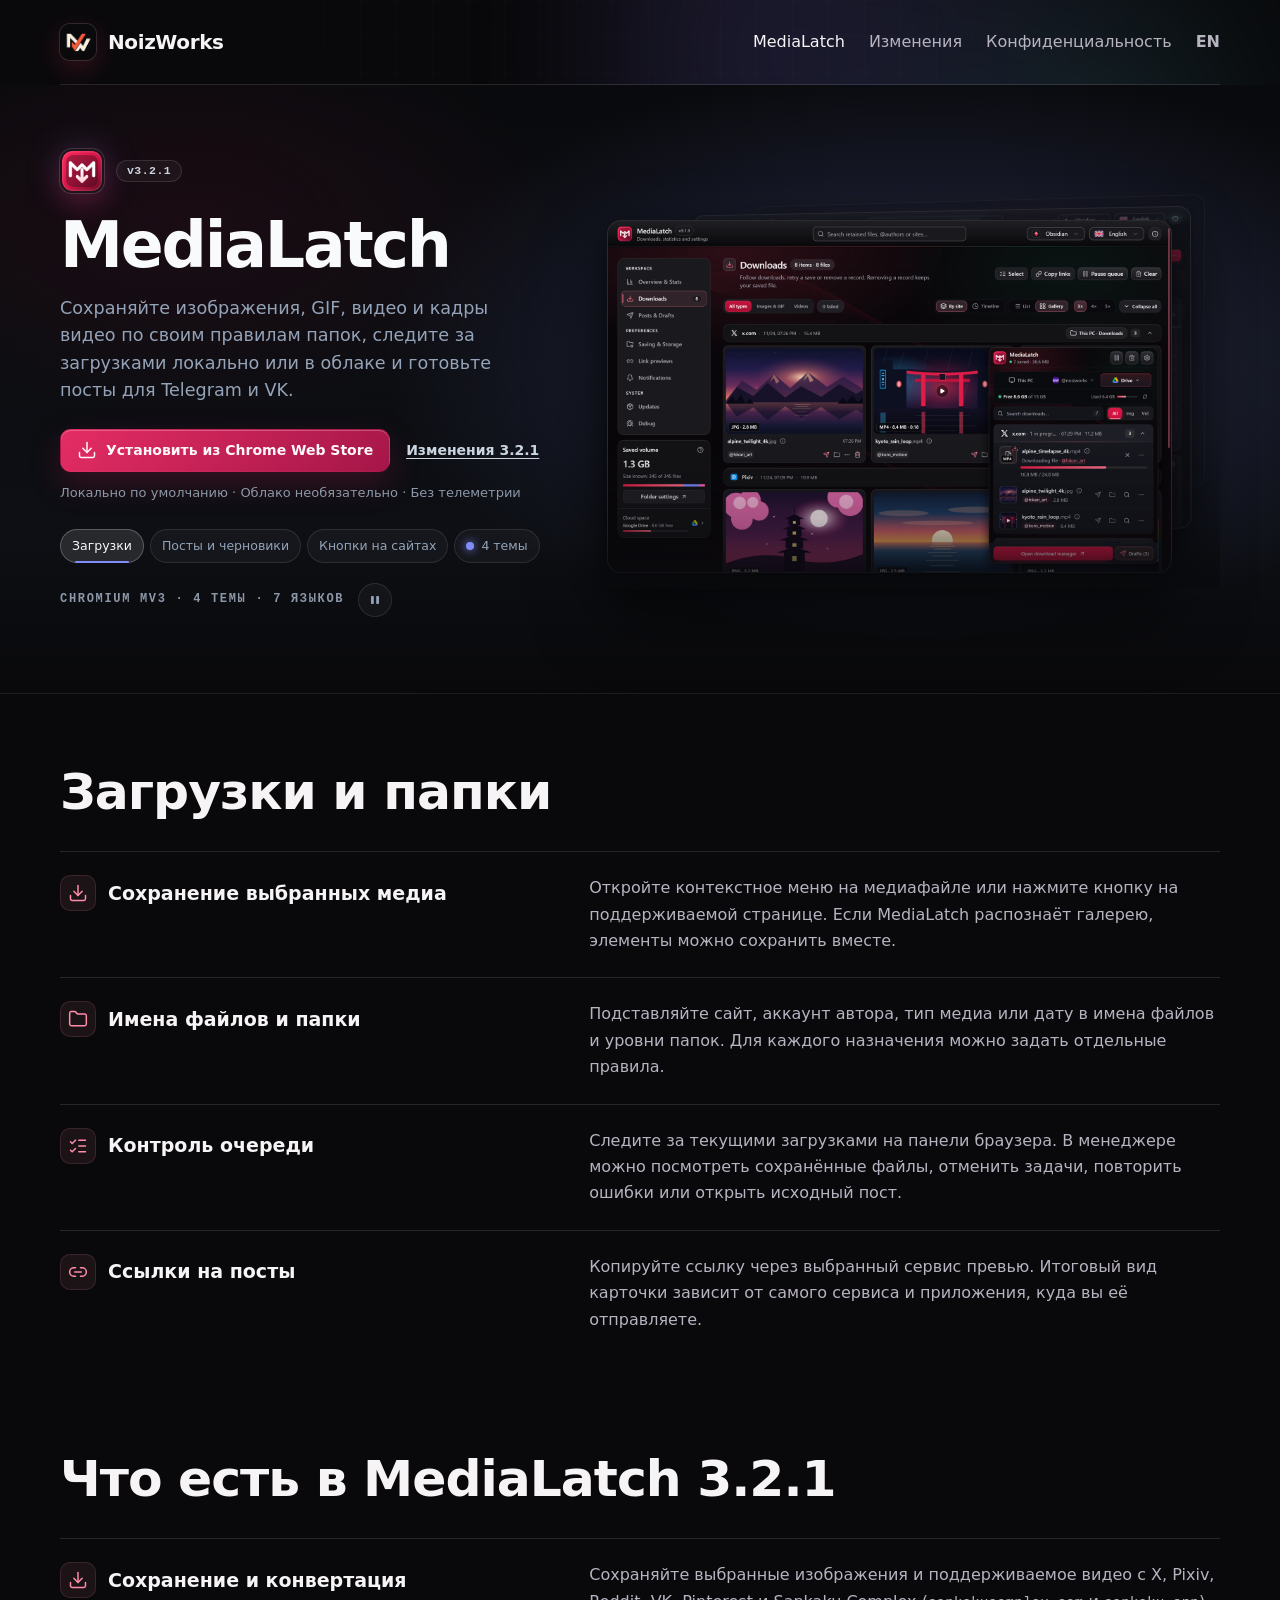
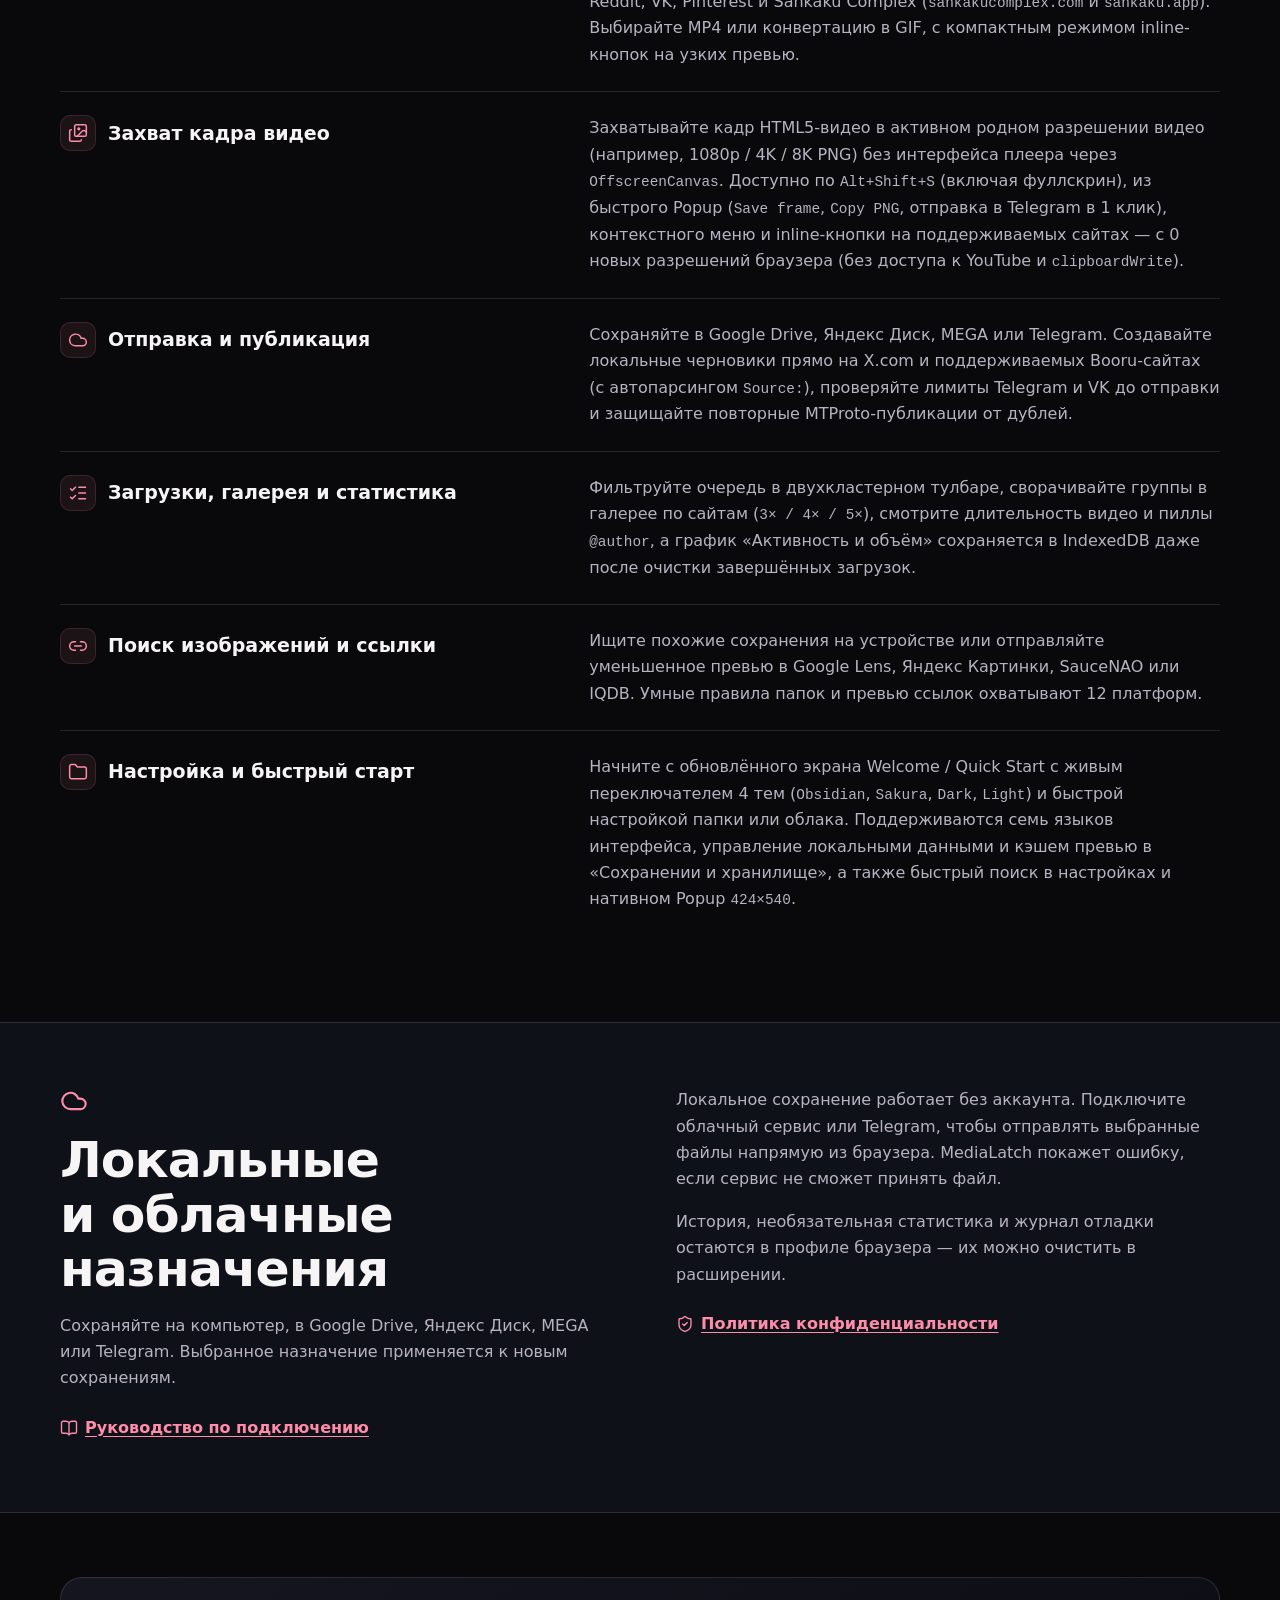
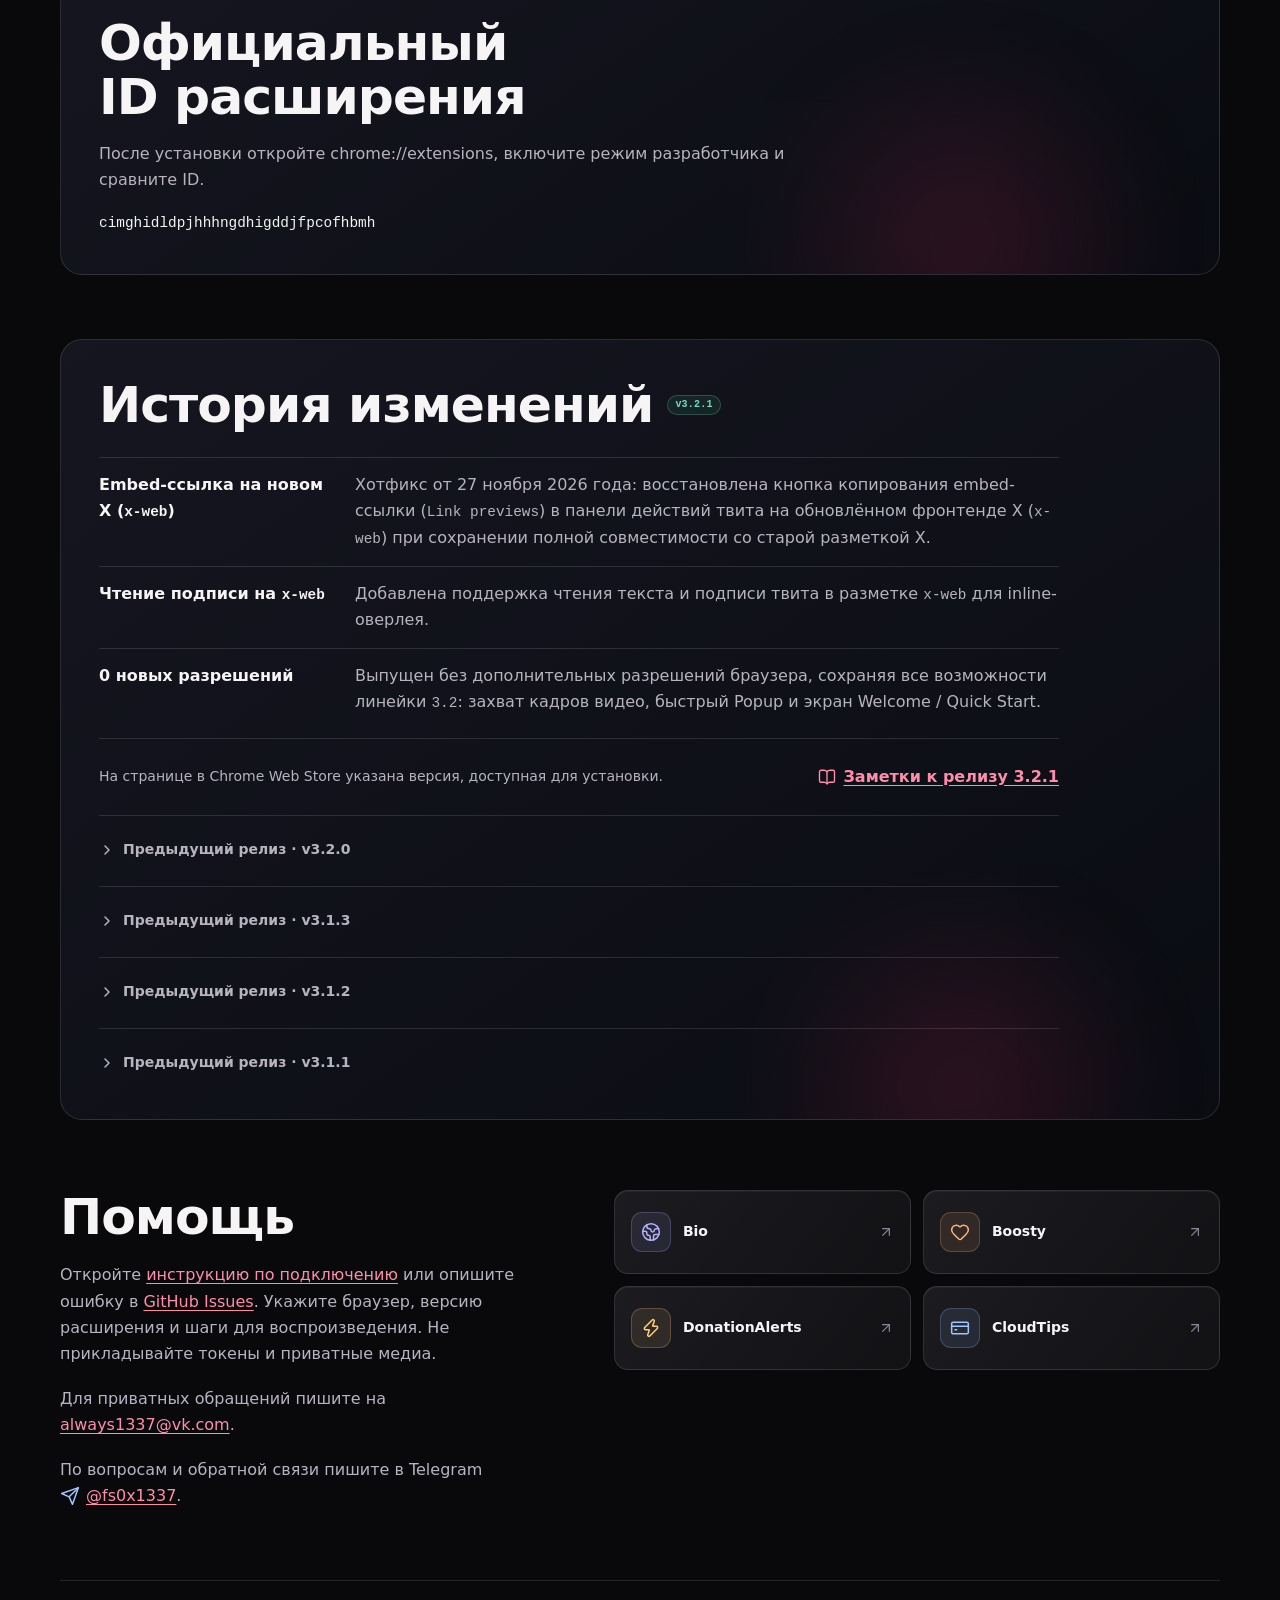
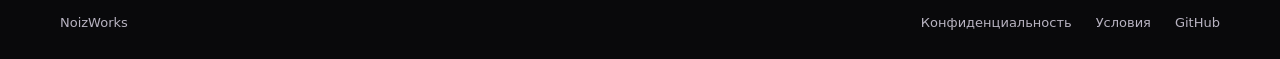
<file: ru/medialatch/index.html>
<!doctype html>
<html lang="ru">
<head>
  <meta charset="utf-8">
  <meta name="viewport" content="width=device-width, initial-scale=1">
  <meta name="description" content="Сохраняйте изображения, GIF, видео и кадры видео 4K в Chromium. Локально по умолчанию, правила папок, облачные хранилища и публикации в Telegram и VK.">
  <meta name="color-scheme" content="dark">
  <title>MediaLatch — Сохранение медиа, кадров видео 4K и постинг в Telegram и VK</title>
  <link rel="canonical" href="https://noizworks.is-a.dev/ru/medialatch/">
  <link rel="alternate" hreflang="en" href="https://noizworks.is-a.dev/medialatch/">
  <link rel="alternate" hreflang="ru" href="https://noizworks.is-a.dev/ru/medialatch/">
  <link rel="alternate" hreflang="x-default" href="https://noizworks.is-a.dev/medialatch/">
  <meta property="og:type" content="website">
  <meta property="og:title" content="MediaLatch — Сохранение медиа, кадров видео 4K и постинг в Telegram и VK">
  <meta property="og:description" content="Сохраняйте изображения, GIF, видео и кадры видео 4K в Chromium. Локально по умолчанию, правила папок, облачные хранилища и публикации в Telegram и VK.">
  <meta property="og:url" content="https://noizworks.is-a.dev/ru/medialatch/">
  <meta property="og:image" content="https://noizworks.is-a.dev/medialatch/assets/og-banner.png">
  <meta name="twitter:card" content="summary_large_image">
  <meta name="twitter:image" content="https://noizworks.is-a.dev/medialatch/assets/og-banner.png">
  <script src="/medialatch/hero.js" defer></script>
  <link rel="icon" href="/medialatch/favicon.ico?v=3.2.1" sizes="16x16 32x32 48x48">
  <link rel="icon" type="image/png" href="/medialatch/favicon-32.png?v=3.2.1" sizes="32x32">
  <link rel="icon" type="image/svg+xml" href="/medialatch/favicon.svg?v=3.2.1" sizes="any">
  <link rel="apple-touch-icon" href="/medialatch/apple-touch-icon.png?v=3.2.1" sizes="180x180">
  <link rel="manifest" href="/medialatch/site.webmanifest">
  <link rel="stylesheet" href="/site.css">
</head>
<body>
  <a class="skip" href="#main">К содержанию</a>
  <header class="container masthead"><a class="brand" href="/ru/"><img src="/assets/noizworks.jpg" width="36" height="36" alt="">NoizWorks</a><nav aria-label="Навигация"><a href="/ru/medialatch/" aria-current="page">MediaLatch</a><a href="#changelog">Изменения</a><a href="/ru/privacy.html">Конфиденциальность</a><a class="language-link" href="/medialatch/" lang="en" hreflang="en">EN</a></nav></header>
  <main id="main">
    <section class="graphite-hero" data-graphite-hero data-active-slide="0" data-theme-step="0" aria-labelledby="hero-title">
      <div class="graphite-hero-inner">
        <div class="graphite-copy">
          <div class="graphite-mark-row">
            <span class="graphite-mark"><img src="/assets/medialatch.png" width="44" height="44" alt=""></span>
            <span class="graphite-version">v3.2.1</span>
          </div>
          <h1 id="hero-title">MediaLatch</h1>
          <p class="graphite-subtitle">Сохраняйте изображения, GIF, видео и кадры видео по своим правилам папок, следите за загрузками локально или в облаке и готовьте посты для Telegram и VK.</p>
          <div class="graphite-actions">
            <a class="button primary" href="https://chromewebstore.google.com/detail/medialatch/cimghidldpjhhhngdhigddjfpcofhbmh"><svg class="icon" width="20" height="20" aria-hidden="true" focusable="false"><use href="/assets/ui-icons.svg#nw-download"></use></svg><span>Установить из Chrome Web Store</span></a>
            <a class="text-link" href="#changelog">Изменения 3.2.1</a>
          </div>
          <p class="graphite-trust">Локально по умолчанию · Облако необязательно · Без телеметрии</p>
          <div class="graphite-pills-wrap">
            <div class="graphite-pills" role="tablist" aria-label="Экраны интерфейса MediaLatch">
              <button type="button" class="graphite-pill" role="tab" id="hero-tab-downloads" aria-selected="true" tabindex="0">Загрузки</button>
              <button type="button" class="graphite-pill" role="tab" id="hero-tab-posts" aria-selected="false" tabindex="-1">Посты и черновики</button>
              <button type="button" class="graphite-pill" role="tab" id="hero-tab-inline" aria-selected="false" tabindex="-1">Кнопки на сайтах</button>
              <button type="button" class="graphite-pill" role="tab" id="hero-tab-themes" aria-selected="false" tabindex="-1"><span class="graphite-theme-dot" aria-hidden="true"></span><span>4 темы</span></button>
            </div>
          </div>
          <div class="graphite-footer-row">
            <p class="graphite-kicker">CHROMIUM MV3 · 4 ТЕМЫ · 7 ЯЗЫКОВ</p>
            <button type="button" class="graphite-motion-toggle" data-hero-pause data-state="playing" data-label-pause="Остановить автопереключение" data-label-play="Возобновить автопереключение" aria-label="Остановить автопереключение" title="Остановить автопереключение">
              <svg class="icon-pause" width="12" height="12" viewBox="0 0 12 12" fill="currentColor" aria-hidden="true"><rect x="2" y="2" width="2.8" height="8" rx="0.8"></rect><rect x="7.2" y="2" width="2.8" height="8" rx="0.8"></rect></svg>
              <svg class="icon-play" width="12" height="12" viewBox="0 0 12 12" fill="currentColor" aria-hidden="true"><path d="M3 2.2v7.6L9.8 6 3 2.2z"></path></svg>
            </button>
          </div>
        </div>
        <div class="graphite-stage-wrap">
          <div class="graphite-stage">
            <div class="graphite-deck">
              <figure class="graphite-window" role="tabpanel" aria-labelledby="hero-tab-downloads" data-pos="0">
                <img src="/medialatch/assets/hero-downloads.webp" width="1600" height="1000" fetchpriority="high" decoding="async" alt="Менеджер загрузок MediaLatch в режиме галереи по сайтам и нативный Popup 424 на 540 с прогрессом и полосой облака Google Drive">
              </figure>
              <figure class="graphite-window" role="tabpanel" aria-labelledby="hero-tab-posts" data-pos="1" aria-hidden="true">
                <img src="/medialatch/assets/hero-posts.webp" width="1600" height="1000" fetchpriority="low" decoding="async" alt="Раздел Посты и черновики: три колонки с локальными черновиками, редактором с кредитом автора и хэштегами, а также превью Telegram и вложениями">
              </figure>
              <figure class="graphite-window" role="tabpanel" aria-labelledby="hero-tab-inline" data-pos="2" aria-hidden="true" inert>
                <img src="/medialatch/assets/hero-inline.webp" width="1600" height="1000" fetchpriority="low" decoding="async" alt="Монолитный 2 на 2 inline-док MediaLatch с кнопками MP4, GIF, облака и подготовки поста, пилюля Micro-HUD, поиск оригинала и статистика">
              </figure>
              <figure class="graphite-window" role="tabpanel" aria-labelledby="hero-tab-themes" data-pos="3" aria-hidden="true" inert>
                <img src="/medialatch/assets/hero-themes.webp" width="1600" height="1000" fetchpriority="low" decoding="async" alt="Четыре темы оформления MediaLatch: Obsidian, Sakura, Dark и Light">
                <span class="graphite-theme-ring" data-theme-ring data-quad="0" aria-hidden="true"></span>
              </figure>
            </div>
          </div>
          <div class="graphite-stage-vignette" aria-hidden="true"></div>
        </div>
      </div>
    </section>
    <section class="container features" aria-labelledby="features-title">
      <h2 id="features-title">Загрузки и папки</h2>
      <dl class="feature-list">
        <div><dt><span class="feature-icon"><svg class="icon" width="20" height="20" aria-hidden="true" focusable="false"><use href="/assets/ui-icons.svg#nw-download"></use></svg></span><span>Сохранение выбранных медиа</span></dt><dd>Откройте контекстное меню на медиафайле или нажмите кнопку на поддерживаемой странице. Если MediaLatch распознаёт галерею, элементы можно сохранить вместе.</dd></div>
        <div><dt><span class="feature-icon"><svg class="icon" width="20" height="20" aria-hidden="true" focusable="false"><use href="/assets/ui-icons.svg#nw-folder"></use></svg></span><span>Имена файлов и папки</span></dt><dd>Подставляйте сайт, аккаунт автора, тип медиа или дату в имена файлов и уровни папок. Для каждого назначения можно задать отдельные правила.</dd></div>
        <div><dt><span class="feature-icon"><svg class="icon" width="20" height="20" aria-hidden="true" focusable="false"><use href="/assets/ui-icons.svg#nw-queue"></use></svg></span><span>Контроль очереди</span></dt><dd>Следите за текущими загрузками на панели браузера. В менеджере можно посмотреть сохранённые файлы, отменить задачи, повторить ошибки или открыть исходный пост.</dd></div>
        <div><dt><span class="feature-icon"><svg class="icon" width="20" height="20" aria-hidden="true" focusable="false"><use href="/assets/ui-icons.svg#nw-link"></use></svg></span><span>Ссылки на посты</span></dt><dd>Копируйте ссылку через выбранный сервис превью. Итоговый вид карточки зависит от самого сервиса и приложения, куда вы её отправляете.</dd></div>
      </dl>
    </section>
    <section class="container features" aria-labelledby="features-321"><h2 id="features-321">Что есть в MediaLatch 3.2.1</h2><dl class="feature-list"><div><dt><span class="feature-icon"><svg class="icon" width="20" height="20" aria-hidden="true" focusable="false"><use href="/assets/ui-icons.svg#nw-download"></use></svg></span><span>Сохранение и конвертация</span></dt><dd>Сохраняйте выбранные изображения и поддерживаемое видео с X, Pixiv, Reddit, VK, Pinterest и Sankaku Complex (<code>sankakucomplex.com</code> и <code>sankaku.app</code>). Выбирайте MP4 или конвертацию в GIF, с компактным режимом inline-кнопок на узких превью.</dd></div><div><dt><span class="feature-icon"><svg class="icon" width="20" height="20" aria-hidden="true" focusable="false"><use href="/assets/ui-icons.svg#nw-images"></use></svg></span><span>Захват кадра видео</span></dt><dd>Захватывайте кадр HTML5-видео в активном родном разрешении видео (например, 1080p / 4K / 8K PNG) без интерфейса плеера через <code>OffscreenCanvas</code>. Доступно по <code>Alt+Shift+S</code> (включая фуллскрин), из быстрого Popup (<code>Save frame</code>, <code>Copy PNG</code>, отправка в Telegram в 1 клик), контекстного меню и inline-кнопки на поддерживаемых сайтах — с 0 новых разрешений браузера (без доступа к YouTube и <code>clipboardWrite</code>).</dd></div><div><dt><span class="feature-icon"><svg class="icon" width="20" height="20" aria-hidden="true" focusable="false"><use href="/assets/ui-icons.svg#nw-cloud"></use></svg></span><span>Отправка и публикация</span></dt><dd>Сохраняйте в Google Drive, Яндекс Диск, MEGA или Telegram. Создавайте локальные черновики прямо на X.com и поддерживаемых Booru-сайтах (с автопарсингом <code>Source:</code>), проверяйте лимиты Telegram и VK до отправки и защищайте повторные MTProto-публикации от дублей.</dd></div><div><dt><span class="feature-icon"><svg class="icon" width="20" height="20" aria-hidden="true" focusable="false"><use href="/assets/ui-icons.svg#nw-queue"></use></svg></span><span>Загрузки, галерея и статистика</span></dt><dd>Фильтруйте очередь в двухкластерном тулбаре, сворачивайте группы в галерее по сайтам (<code>3× / 4× / 5×</code>), смотрите длительность видео и пиллы <code>@author</code>, а график «Активность и объём» сохраняется в IndexedDB даже после очистки завершённых загрузок.</dd></div><div><dt><span class="feature-icon"><svg class="icon" width="20" height="20" aria-hidden="true" focusable="false"><use href="/assets/ui-icons.svg#nw-link"></use></svg></span><span>Поиск изображений и ссылки</span></dt><dd>Ищите похожие сохранения на устройстве или отправляйте уменьшенное превью в Google Lens, Яндекс Картинки, SauceNAO или IQDB. Умные правила папок и превью ссылок охватывают 12 платформ.</dd></div><div><dt><span class="feature-icon"><svg class="icon" width="20" height="20" aria-hidden="true" focusable="false"><use href="/assets/ui-icons.svg#nw-folder"></use></svg></span><span>Настройка и быстрый старт</span></dt><dd>Начните с обновлённого экрана Welcome / Quick Start с живым переключателем 4 тем (<code>Obsidian</code>, <code>Sakura</code>, <code>Dark</code>, <code>Light</code>) и быстрой настройкой папки или облака. Поддерживаются семь языков интерфейса, управление локальными данными и кэшем превью в «Сохранении и хранилище», а также быстрый поиск в настройках и нативном Popup <code>424×540</code>.</dd></div></dl></section>
    <section class="cloud-band" aria-labelledby="cloud-title"><div class="container cloud-layout">
      <div><h2 id="cloud-title"><svg class="icon section-icon" width="20" height="20" aria-hidden="true" focusable="false"><use href="/assets/ui-icons.svg#nw-cloud"></use></svg>Локальные и облачные назначения</h2><p>Сохраняйте на компьютер, в Google Drive, Яндекс Диск, MEGA или Telegram. Выбранное назначение применяется к новым сохранениям.</p><a class="text-link" href="https://github.com/NoizWorks/MediaLatch/blob/main/docs/CLOUD.ru.md"><svg class="icon" width="20" height="20" aria-hidden="true" focusable="false"><use href="/assets/ui-icons.svg#nw-docs"></use></svg><span>Руководство по подключению</span></a></div>
      <div class="cloud-copy"><p>Локальное сохранение работает без аккаунта. Подключите облачный сервис или Telegram, чтобы отправлять выбранные файлы напрямую из браузера. MediaLatch покажет ошибку, если сервис не сможет принять файл.</p><p>История, необязательная статистика и журнал отладки остаются в профиле браузера — их можно очистить в расширении.</p><a class="text-link" href="/ru/privacy.html#cloud"><svg class="icon" width="20" height="20" aria-hidden="true" focusable="false"><use href="/assets/ui-icons.svg#nw-shield"></use></svg><span>Политика конфиденциальности</span></a></div>
    </div></section>
    <section class="container development" aria-labelledby="official-id"><div class="development-copy"><h2 id="official-id">Официальный ID расширения</h2><p>После установки откройте chrome://extensions, включите режим разработчика и сравните ID.</p><code class="extension-id">cimghidldpjhhhngdhigddjfpcofhbmh</code></div></section>
    <section class="container development" id="changelog" aria-labelledby="changelog-title">
      <div class="development-copy changelog-copy">
        <div class="changelog-head"><h2 id="changelog-title">История изменений</h2><span class="policy-badge stable">v3.2.1</span></div>
        <ul class="changelog-list">
          <li><strong class="changelog-group">Embed-ссылка на новом X (<code>x-web</code>)</strong><span>Хотфикс от 27 ноября 2026 года: восстановлена кнопка копирования embed-ссылки (<code>Link previews</code>) в панели действий твита на обновлённом фронтенде X (<code>x-web</code>) при сохранении полной совместимости со старой разметкой X.</span></li>
          <li><strong class="changelog-group">Чтение подписи на <code>x-web</code></strong><span>Добавлена поддержка чтения текста и подписи твита в разметке <code>x-web</code> для inline-оверлея.</span></li>
          <li><strong class="changelog-group">0 новых разрешений</strong><span>Выпущен без дополнительных разрешений браузера, сохраняя все возможности линейки <code>3.2</code>: захват кадров видео, быстрый Popup и экран Welcome / Quick Start.</span></li>
        </ul>
        <div class="changelog-footer"><p>На странице в Chrome Web Store указана версия, доступная для установки.</p><a class="text-link" href="https://github.com/NoizWorks/MediaLatch/releases/tag/v3.2.1"><svg class="icon" width="20" height="20" aria-hidden="true" focusable="false"><use href="/assets/ui-icons.svg#nw-docs"></use></svg><span>Заметки к релизу 3.2.1</span></a></div>
        <details class="changelog-archive">
          <summary>Предыдущий релиз · v3.2.0</summary>
          <div class="changelog-archive-body">
            <p>В 3.2.0 добавлены захват кадров HTML5-видео в активном родном разрешении (1080p / 4K / 8K PNG) без интерфейса плеера через <code>OffscreenCanvas</code> (<code>Alt+Shift+S</code>, контекстное меню, inline-кнопка), быстрый Popup для кадра (<code>Save frame</code>, <code>Copy PNG</code>, отправка в Telegram в 1 клик) с 0 новых разрешений и обновлённый экран Welcome / Quick Start с живым переключателем 4 тем (<code>Obsidian</code>, <code>Sakura</code>, <code>Dark</code>, <code>Light</code>).</p>
            <a class="text-link" href="https://github.com/NoizWorks/MediaLatch/releases/tag/v3.2.0"><svg class="icon" width="20" height="20" aria-hidden="true" focusable="false"><use href="/assets/ui-icons.svg#nw-docs"></use></svg><span>Заметки к релизу 3.2.0</span></a>
          </div>
        </details>
        <details class="changelog-archive">
          <summary>Предыдущий релиз · v3.1.3</summary>
          <div class="changelog-archive-body">
            <p>В 3.1.3 добавлены пробуждение очереди после <code>HTTP 429</code> через <code>chrome.alarms</code>, сохранение сессии <code>Find original</code> при рестарте воркера, усиленные проверки <code>sender</code>, исправления нативных видео на X и видеопинов Pinterest, скрытие Micro-HUD по <code>Escape</code>, ускорение поиска в Popup примерно в <code>4×</code>, контраст темы <code>Light</code>, текстовый кредит автора для VK и inline-кнопка <code>✈</code> с автопарсингом <code>Source:</code> на поддерживаемых Booru-сайтах.</p>
            <a class="text-link" href="https://github.com/NoizWorks/MediaLatch/releases/tag/v3.1.3"><svg class="icon" width="20" height="20" aria-hidden="true" focusable="false"><use href="/assets/ui-icons.svg#nw-docs"></use></svg><span>Заметки к релизу 3.1.3</span></a>
          </div>
        </details>
        <details class="changelog-archive">
          <summary>Предыдущий релиз · v3.1.2</summary>
          <div class="changelog-archive-body">
            <p>В 3.1.2 появились мгновенные тултипы Micro-HUD, монолитный облачный док <code>2×2</code> с кнопкой <code>Quick Post</code>, устойчивый детектор видео/GIF/цитат на X, исправления Sankaku Complex, пресет VK <code>Sferum</code> с <code>Reconnect VK &amp; retry</code>, обновлённая галерея <code>Downloads</code> (<code>3× / 4× / 5×</code>), персистентный график <code>Activity &amp; Volume</code> в IndexedDB и стабильные 120 FPS в Popup <code>424×540</code>.</p>
            <a class="text-link" href="https://github.com/NoizWorks/MediaLatch/releases/tag/v3.1.2"><svg class="icon" width="20" height="20" aria-hidden="true" focusable="false"><use href="/assets/ui-icons.svg#nw-docs"></use></svg><span>Заметки к релизу 3.1.2</span></a>
          </div>
        </details>
        <details class="changelog-archive">
          <summary>Предыдущий релиз · v3.1.1</summary>
          <div class="changelog-archive-body">
            <p>В 3.1.1 улучшены поиск оригинала на странице и размещение кнопок на X и Reddit, добавлены сохранение с Pinterest, облако MEGA и локальные черновики для Telegram и VK (бот или вход по QR-коду с API ID и API Hash своего приложения).</p>
            <a class="text-link" href="https://github.com/NoizWorks/MediaLatch/releases/tag/v3.1.1"><svg class="icon" width="20" height="20" aria-hidden="true" focusable="false"><use href="/assets/ui-icons.svg#nw-docs"></use></svg><span>Заметки к релизу 3.1.1</span></a>
          </div>
        </details>
      </div>
    </section>
    <section class="container support" aria-labelledby="support-title">
      <div class="support-copy">
        <h2 id="support-title">Помощь</h2>
        <p>Откройте <a href="https://github.com/NoizWorks/MediaLatch/blob/main/docs/CLOUD.ru.md">инструкцию по подключению</a> или опишите ошибку в <a href="https://github.com/NoizWorks/MediaLatch/issues">GitHub Issues</a>. Укажите браузер, версию расширения и шаги для воспроизведения. Не прикладывайте токены и приватные медиа.</p>
        <p>Для приватных обращений пишите на <a href="mailto:always1337@vk.com">always1337@vk.com</a>.</p>
        <p class="telegram-contact">По вопросам и обратной связи пишите в Telegram <a href="https://t.me/fs0x1337"><svg class="icon" width="20" height="20" aria-hidden="true" focusable="false"><use href="/assets/ui-icons.svg#nw-send"></use></svg><span>@fs0x1337</span></a>.</p>
      </div>
      <ul class="support-links" aria-label="Профили и поддержка">
        <li><a class="support-link" data-service="profiles" href="https://noiz.bio/fs0x1337"><span class="support-icon"><svg class="icon" width="20" height="20" aria-hidden="true" focusable="false"><use href="/assets/ui-icons.svg#nw-globe"></use></svg></span><span class="support-label">Bio</span><svg class="icon link-arrow" width="20" height="20" aria-hidden="true" focusable="false"><use href="/assets/ui-icons.svg#nw-external"></use></svg></a></li>
        <li><a class="support-link" data-service="boosty" href="https://boosty.to/fs0x1337"><span class="support-icon"><svg class="icon" width="20" height="20" aria-hidden="true" focusable="false"><use href="/assets/ui-icons.svg#nw-heart"></use></svg></span><span class="support-label">Boosty</span><svg class="icon link-arrow" width="20" height="20" aria-hidden="true" focusable="false"><use href="/assets/ui-icons.svg#nw-external"></use></svg></a></li>
        <li><a class="support-link" data-service="donations" href="https://dalink.to/fs0x1337"><span class="support-icon"><svg class="icon" width="20" height="20" aria-hidden="true" focusable="false"><use href="/assets/ui-icons.svg#nw-lightning"></use></svg></span><span class="support-label">DonationAlerts</span><svg class="icon link-arrow" width="20" height="20" aria-hidden="true" focusable="false"><use href="/assets/ui-icons.svg#nw-external"></use></svg></a></li>
        <li><a class="support-link" data-service="cloudtips" href="https://pay.cloudtips.ru/p/da0d3dbe"><span class="support-icon"><svg class="icon" width="20" height="20" aria-hidden="true" focusable="false"><use href="/assets/ui-icons.svg#nw-card"></use></svg></span><span class="support-label">CloudTips</span><svg class="icon link-arrow" width="20" height="20" aria-hidden="true" focusable="false"><use href="/assets/ui-icons.svg#nw-external"></use></svg></a></li>
      </ul>
    </section>
  </main>
  <footer class="container footer"><span>NoizWorks</span><a href="/ru/privacy.html">Конфиденциальность</a><a href="/ru/terms.html">Условия</a><a href="https://github.com/NoizWorks/MediaLatch">GitHub</a></footer>
</body>
</html>
</file>
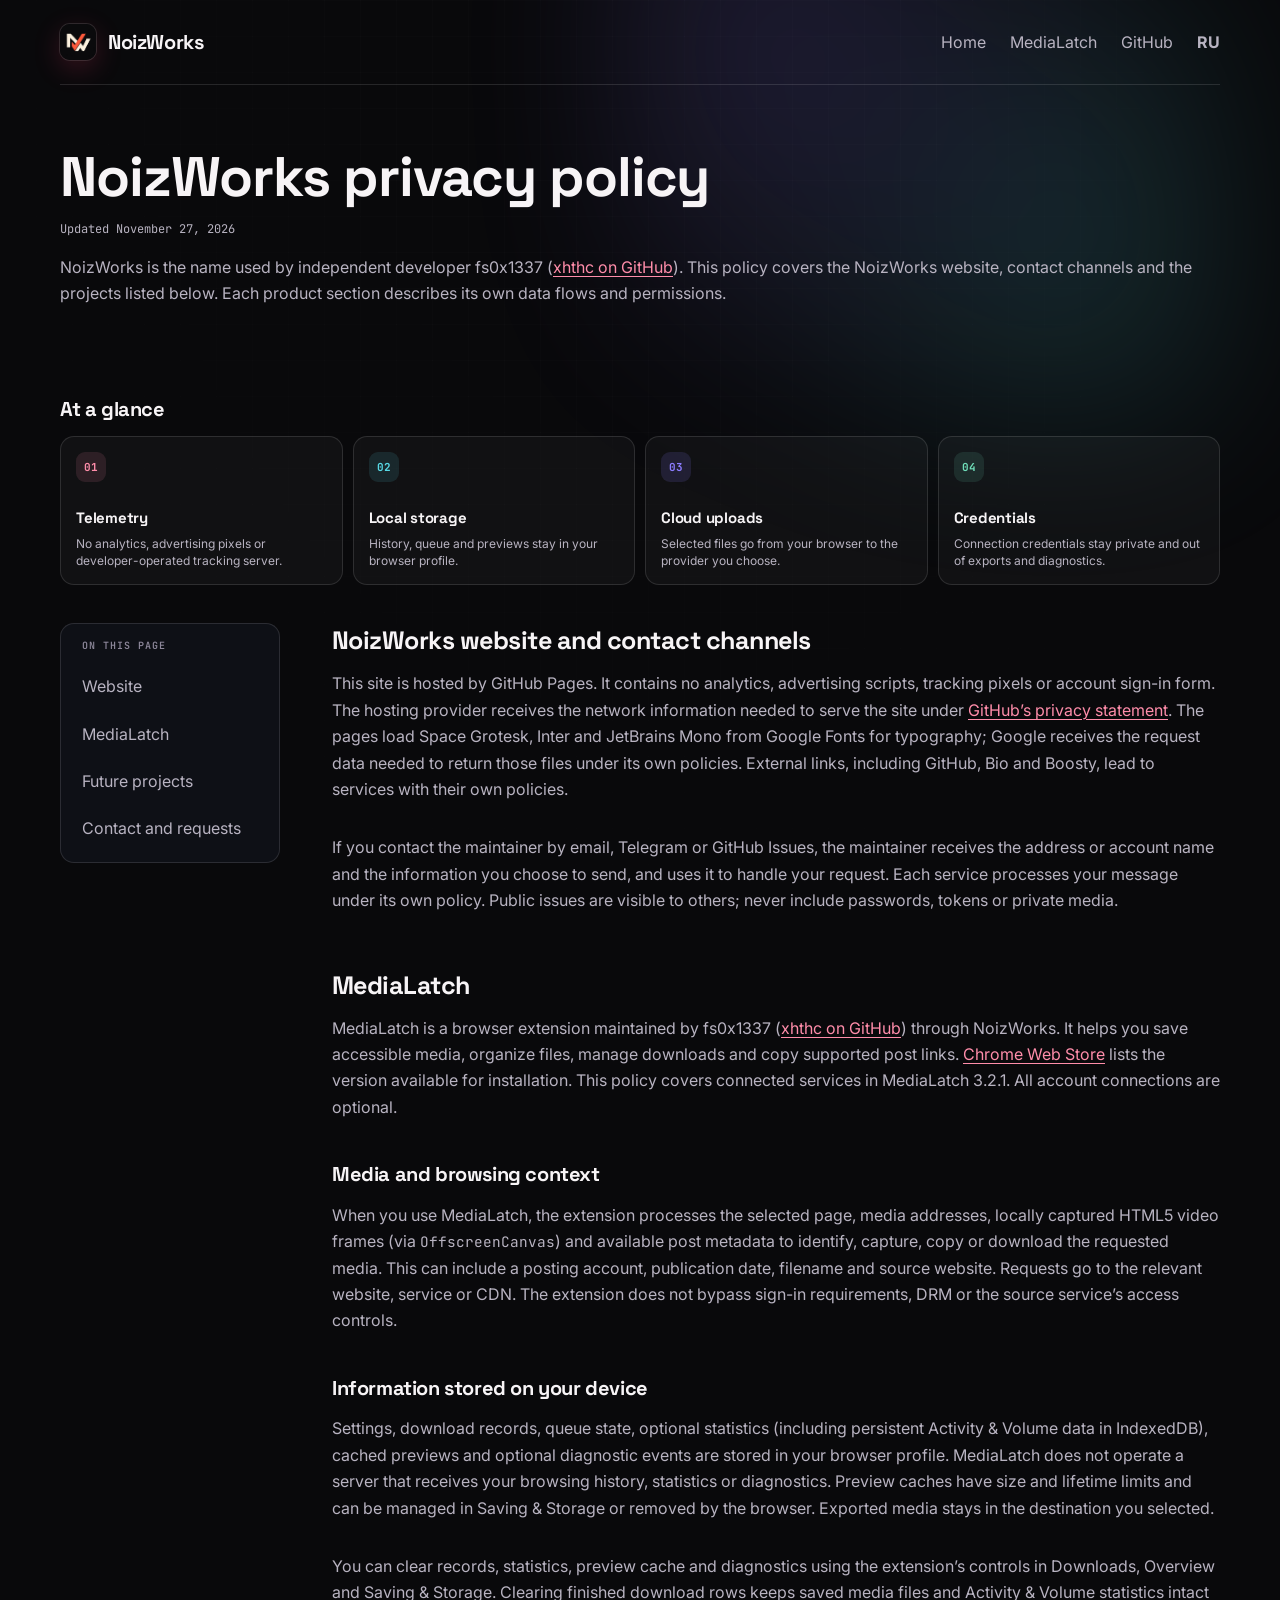
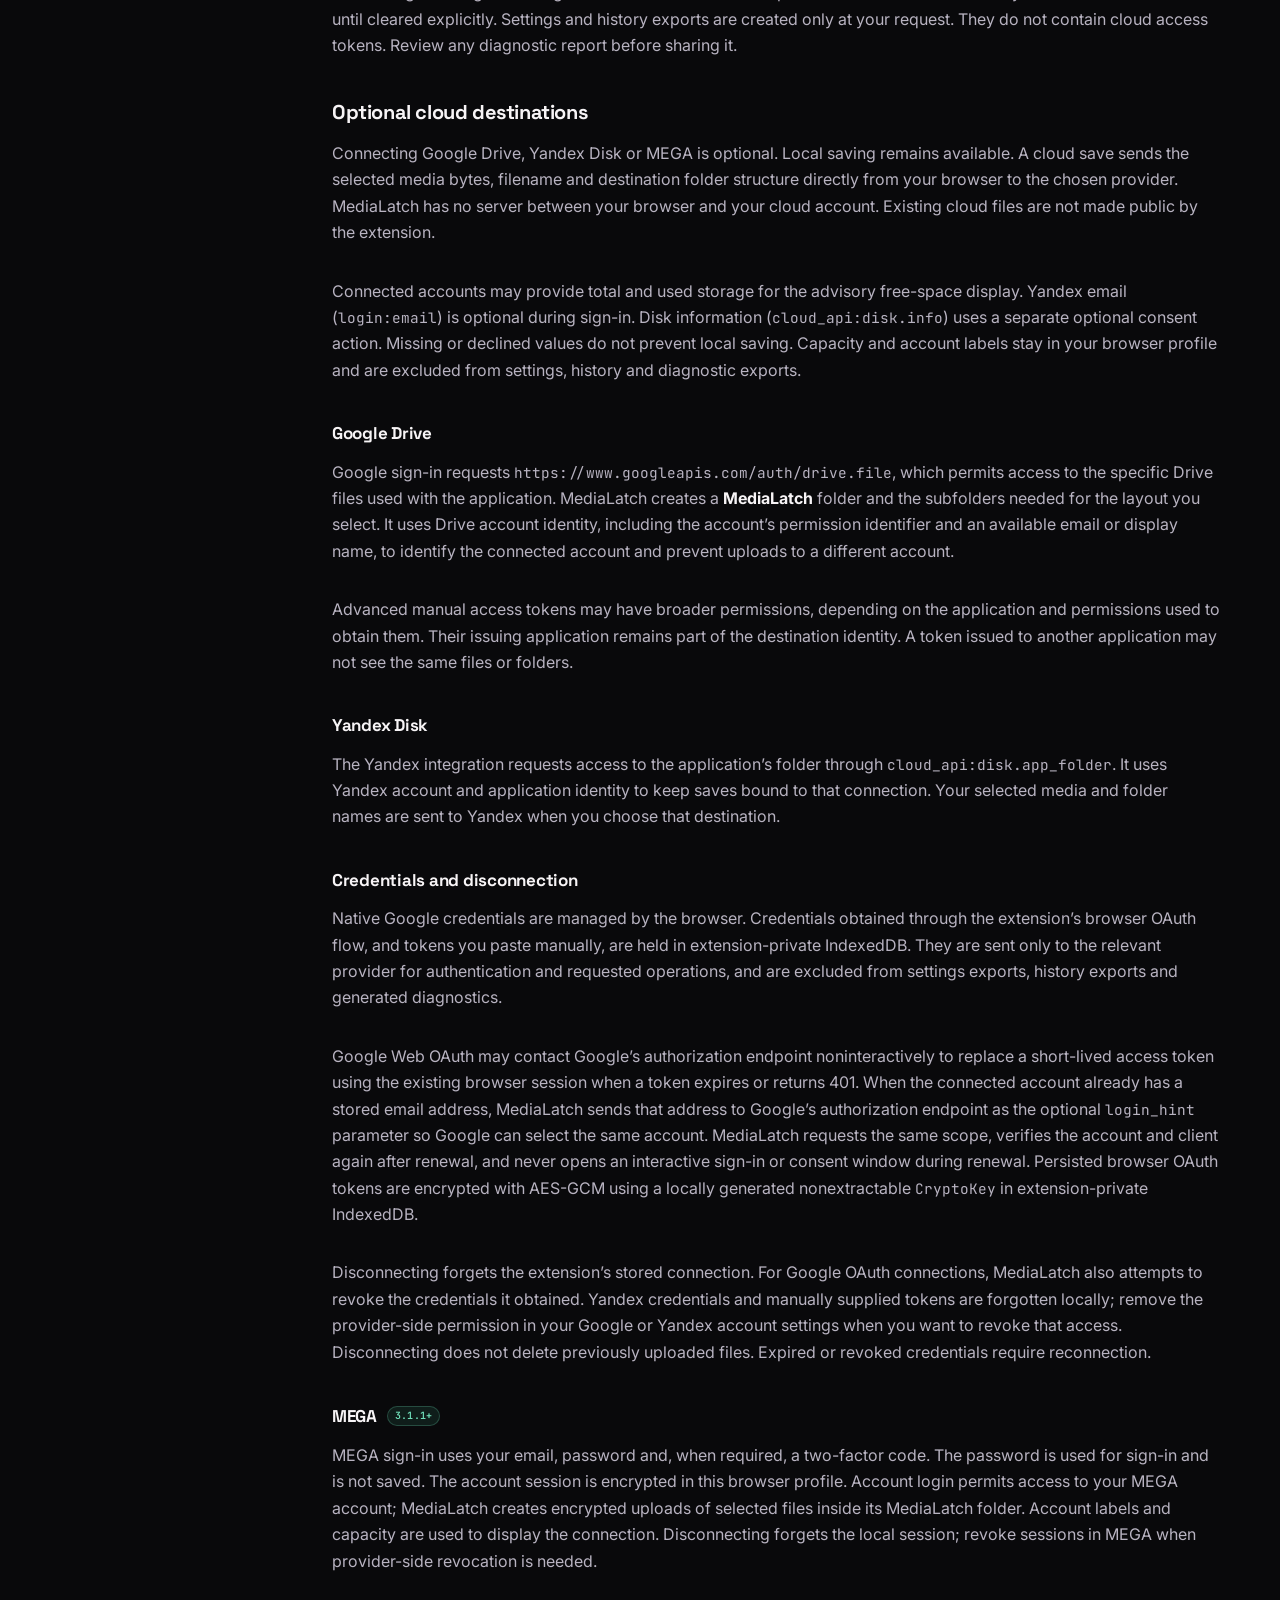
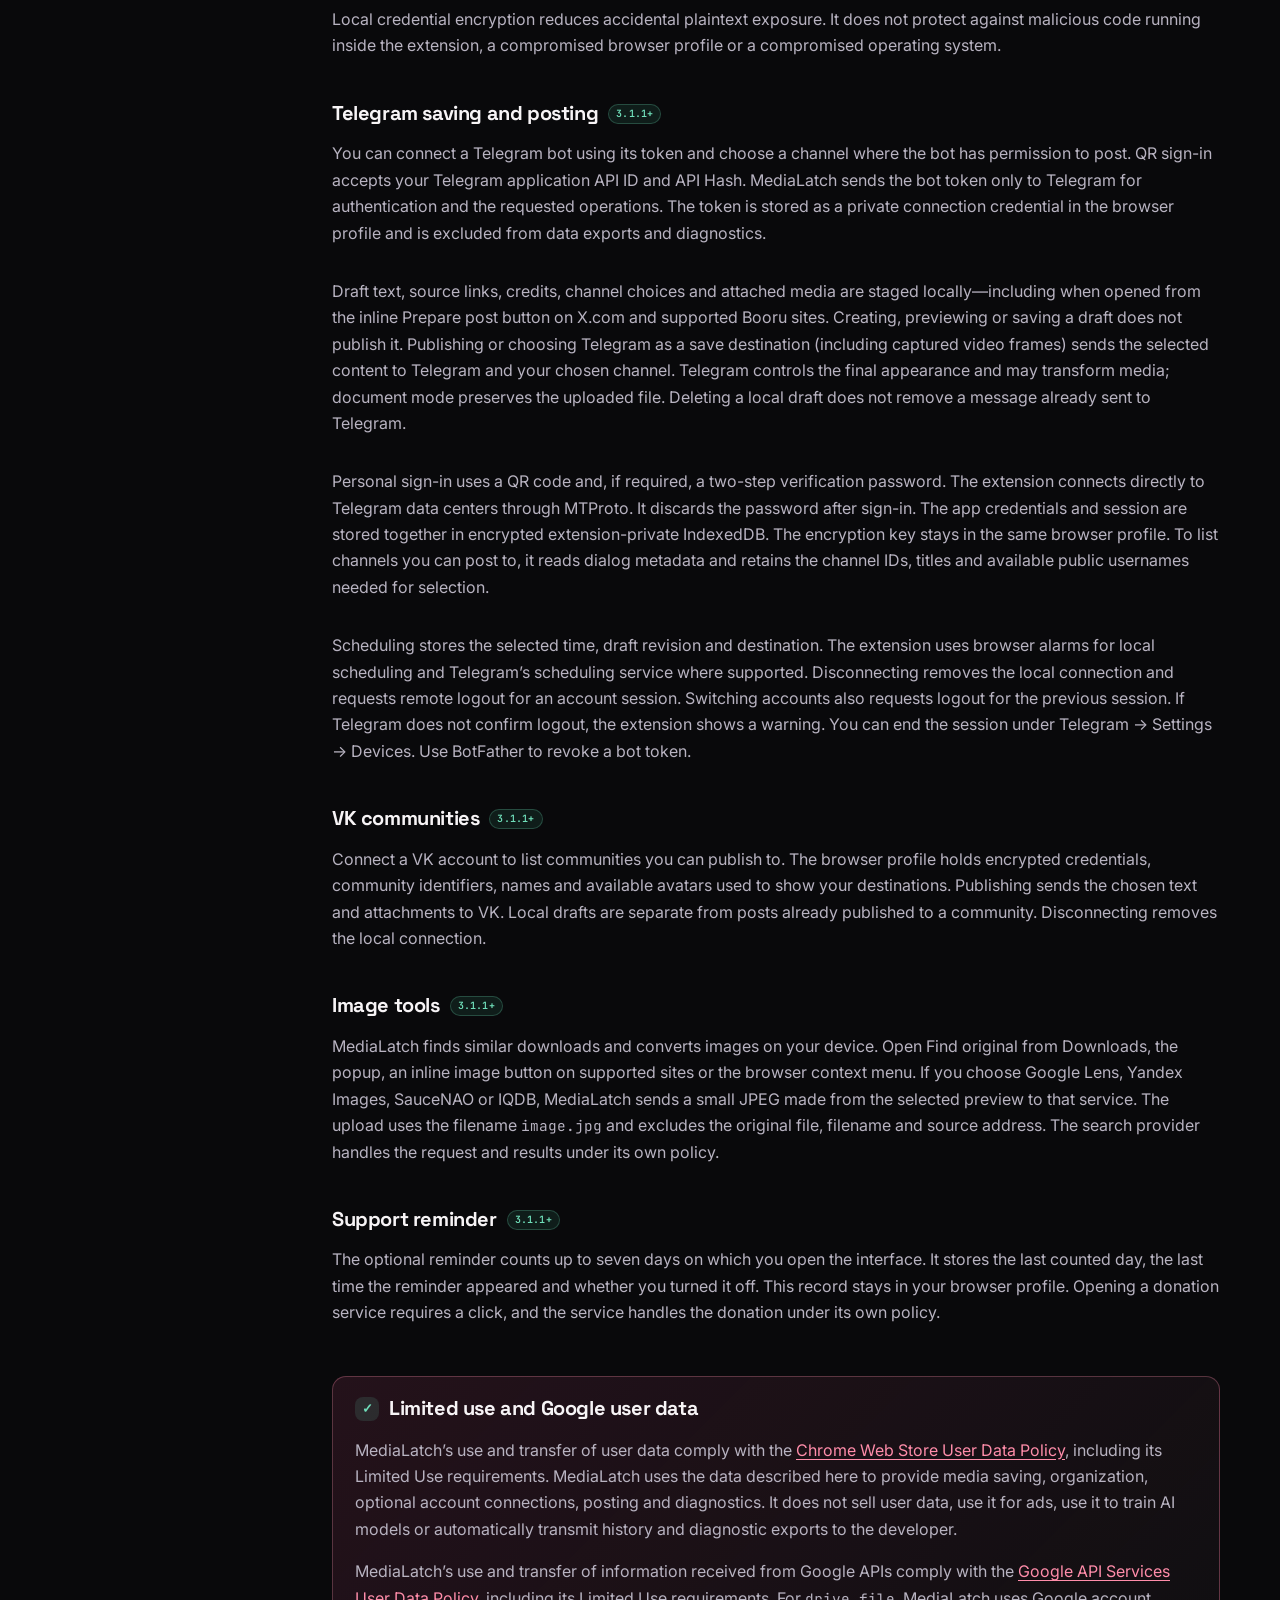
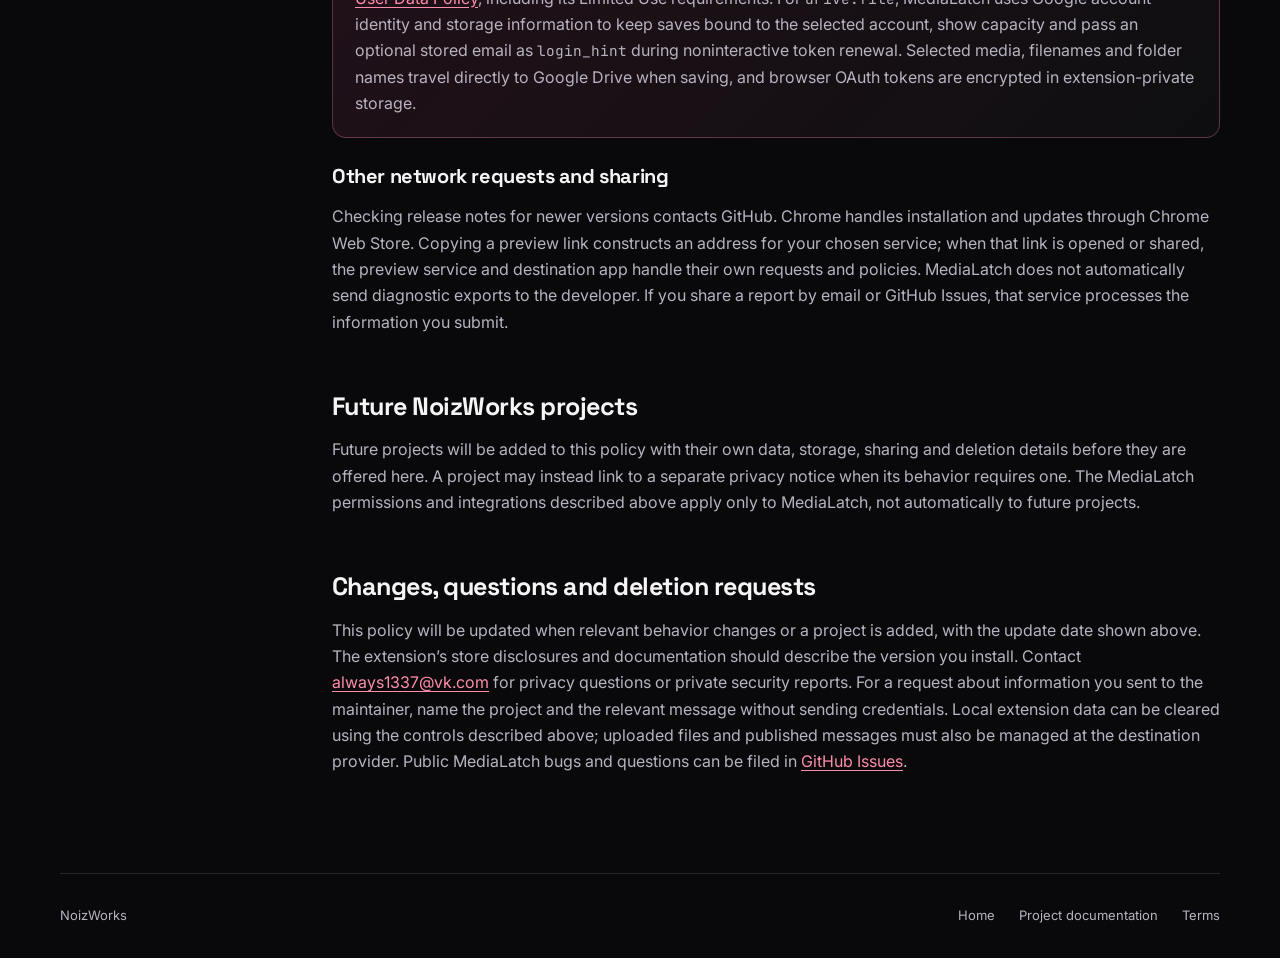
<file: privacy.html>
<!doctype html>
<html lang="en">
<head>
  <meta charset="utf-8">
  <meta name="viewport" content="width=device-width, initial-scale=1">
  <meta name="description" content="Privacy policy for the NoizWorks website and MediaLatch extension: local-first storage, zero telemetry, and optional cloud or Telegram/VK connections.">
  <meta name="color-scheme" content="dark">
  <title>NoizWorks Privacy Policy — MediaLatch &amp; Website</title>
  <link rel="canonical" href="https://noizworks.is-a.dev/privacy.html">
  <link rel="icon" type="image/jpeg" href="assets/noizworks.jpg">
  <link rel="preconnect" href="https://fonts.googleapis.com">
  <link rel="preconnect" href="https://fonts.gstatic.com" crossorigin>
  <link rel="stylesheet" href="https://fonts.googleapis.com/css2?family=Inter:wght@400;500;600;700&family=JetBrains+Mono:wght@500;600;700&family=Space+Grotesk:wght@500;600;700&display=swap">
  <link rel="stylesheet" href="site.css">
  <link rel="alternate" hreflang="en" href="https://noizworks.is-a.dev/privacy.html">
  <link rel="alternate" hreflang="ru" href="https://noizworks.is-a.dev/ru/privacy.html">
  <link rel="alternate" hreflang="x-default" href="https://noizworks.is-a.dev/privacy.html">
  <meta property="og:type" content="website">
  <meta property="og:title" content="NoizWorks Privacy Policy — MediaLatch &amp; Website">
  <meta property="og:description" content="Privacy policy for the NoizWorks website and MediaLatch extension: local-first storage, zero telemetry, and optional cloud or Telegram/VK connections.">
  <meta property="og:url" content="https://noizworks.is-a.dev/privacy.html">
  <meta property="og:image" content="https://noizworks.is-a.dev/medialatch/assets/og-banner.png">
  <meta name="twitter:card" content="summary_large_image">
  <meta name="twitter:image" content="https://noizworks.is-a.dev/medialatch/assets/og-banner.png">
</head>
<body>
  <a class="skip" href="#main">Skip to content</a>
  <header class="container masthead"><a class="brand" href="./" aria-label="NoizWorks home"><img src="assets/noizworks.jpg" width="36" height="36" alt="">NoizWorks</a><nav aria-label="Main navigation"><a href="./">Home</a><a href="medialatch/">MediaLatch</a><a href="https://github.com/NoizWorks">GitHub</a><a class="language-link" href="/ru/privacy.html" lang="ru" hreflang="ru">RU</a></nav></header>
  <main id="main" class="container document">
    <h1>NoizWorks privacy policy</h1><p class="document-date">Updated November 27, 2026</p>
    <p class="policy-intro">NoizWorks is the name used by independent developer fs0x1337 (<a href="https://github.com/xhthc">xhthc on GitHub</a>). This policy covers the NoizWorks website, contact channels and the projects listed below. Each product section describes its own data flows and permissions.</p>
    <section class="privacy-summary" aria-labelledby="summary-title"><h2 id="summary-title">At a glance</h2><div class="summary-grid"><article class="summary-card"><span class="summary-icon" aria-hidden="true">01</span><h3>Telemetry</h3><p>No analytics, advertising pixels or developer-operated tracking server.</p></article><article class="summary-card"><span class="summary-icon" aria-hidden="true">02</span><h3>Local storage</h3><p>History, queue and previews stay in your browser profile.</p></article><article class="summary-card"><span class="summary-icon" aria-hidden="true">03</span><h3>Cloud uploads</h3><p>Selected files go from your browser to the provider you choose.</p></article><article class="summary-card"><span class="summary-icon" aria-hidden="true">04</span><h3>Credentials</h3><p>Connection credentials stay private and out of exports and diagnostics.</p></article></div></section>
    <nav class="policy-contents" aria-label="Privacy policy contents"><a href="#website">Website</a><a href="#medialatch">MediaLatch</a><a href="#future-projects">Future projects</a><a href="#contact">Contact and requests</a></nav>
    <h2 id="website">NoizWorks website and contact channels</h2>
    <p>This site is hosted by GitHub Pages. It contains no analytics, advertising scripts, tracking pixels or account sign-in form. The hosting provider receives the network information needed to serve the site under <a href="https://docs.github.com/en/site-policy/privacy-policies/github-general-privacy-statement">GitHub’s privacy statement</a>. The pages load Space Grotesk, Inter and JetBrains Mono from Google Fonts for typography; Google receives the request data needed to return those files under its own policies. External links, including GitHub, Bio and Boosty, lead to services with their own policies.</p>
    <p>If you contact the maintainer by email, Telegram or GitHub Issues, the maintainer receives the address or account name and the information you choose to send, and uses it to handle your request. Each service processes your message under its own policy. Public issues are visible to others; never include passwords, tokens or private media.</p>
    <h2 id="medialatch">MediaLatch</h2>
    <p>MediaLatch is a browser extension maintained by fs0x1337 (<a href="https://github.com/xhthc">xhthc on GitHub</a>) through NoizWorks. It helps you save accessible media, organize files, manage downloads and copy supported post links. <a href="https://chromewebstore.google.com/detail/medialatch/cimghidldpjhhhngdhigddjfpcofhbmh">Chrome Web Store</a> lists the version available for installation. This policy covers connected services in MediaLatch 3.2.1. All account connections are optional.</p>
    <h3>Media and browsing context</h3>
    <p>When you use MediaLatch, the extension processes the selected page, media addresses, locally captured HTML5 video frames (via <code>OffscreenCanvas</code>) and available post metadata to identify, capture, copy or download the requested media. This can include a posting account, publication date, filename and source website. Requests go to the relevant website, service or CDN. The extension does not bypass sign-in requirements, DRM or the source service’s access controls.</p>
    <h3>Information stored on your device</h3>
    <p>Settings, download records, queue state, optional statistics (including persistent Activity &amp; Volume data in IndexedDB), cached previews and optional diagnostic events are stored in your browser profile. MediaLatch does not operate a server that receives your browsing history, statistics or diagnostics. Preview caches have size and lifetime limits and can be managed in Saving &amp; Storage or removed by the browser. Exported media stays in the destination you selected.</p>
    <p>You can clear records, statistics, preview cache and diagnostics using the extension’s controls in Downloads, Overview and Saving &amp; Storage. Clearing finished download rows keeps saved media files and Activity &amp; Volume statistics intact until cleared explicitly. Settings and history exports are created only at your request. They do not contain cloud access tokens. Review any diagnostic report before sharing it.</p>
    <h3 id="cloud">Optional cloud destinations</h3>
    <p>Connecting Google Drive, Yandex Disk or MEGA is optional. Local saving remains available. A cloud save sends the selected media bytes, filename and destination folder structure directly from your browser to the chosen provider. MediaLatch has no server between your browser and your cloud account. Existing cloud files are not made public by the extension.</p>
    <p>Connected accounts may provide total and used storage for the advisory free-space display. Yandex email (<code>login:email</code>) is optional during sign-in. Disk information (<code>cloud_api:disk.info</code>) uses a separate optional consent action. Missing or declined values do not prevent local saving. Capacity and account labels stay in your browser profile and are excluded from settings, history and diagnostic exports.</p>
    <h4><span>Google Drive</span></h4>
    <p>Google sign-in requests <code>https://www.googleapis.com/auth/drive.file</code>, which permits access to the specific Drive files used with the application. MediaLatch creates a <strong>MediaLatch</strong> folder and the subfolders needed for the layout you select. It uses Drive account identity, including the account’s permission identifier and an available email or display name, to identify the connected account and prevent uploads to a different account.</p>
    <p>Advanced manual access tokens may have broader permissions, depending on the application and permissions used to obtain them. Their issuing application remains part of the destination identity. A token issued to another application may not see the same files or folders.</p>
    <h4><span>Yandex Disk</span></h4>
    <p>The Yandex integration requests access to the application’s folder through <code>cloud_api:disk.app_folder</code>. It uses Yandex account and application identity to keep saves bound to that connection. Your selected media and folder names are sent to Yandex when you choose that destination.</p>
    <h4>Credentials and disconnection</h4>
    <p>Native Google credentials are managed by the browser. Credentials obtained through the extension’s browser OAuth flow, and tokens you paste manually, are held in extension-private IndexedDB. They are sent only to the relevant provider for authentication and requested operations, and are excluded from settings exports, history exports and generated diagnostics.</p>
    <p>Google Web OAuth may contact Google’s authorization endpoint noninteractively to replace a short-lived access token using the existing browser session when a token expires or returns 401. When the connected account already has a stored email address, MediaLatch sends that address to Google’s authorization endpoint as the optional <code>login_hint</code> parameter so Google can select the same account. MediaLatch requests the same scope, verifies the account and client again after renewal, and never opens an interactive sign-in or consent window during renewal. Persisted browser OAuth tokens are encrypted with AES-GCM using a locally generated nonextractable <code>CryptoKey</code> in extension-private IndexedDB.</p>
    <p>Disconnecting forgets the extension’s stored connection. For Google OAuth connections, MediaLatch also attempts to revoke the credentials it obtained. Yandex credentials and manually supplied tokens are forgotten locally; remove the provider-side permission in your Google or Yandex account settings when you want to revoke that access. Disconnecting does not delete previously uploaded files. Expired or revoked credentials require reconnection.</p>
    <h4><span>MEGA</span><span class="policy-badge stable">3.1.1+</span></h4>
    <p>MEGA sign-in uses your email, password and, when required, a two-factor code. The password is used for sign-in and is not saved. The account session is encrypted in this browser profile. Account login permits access to your MEGA account; MediaLatch creates encrypted uploads of selected files inside its MediaLatch folder. Account labels and capacity are used to display the connection. Disconnecting forgets the local session; revoke sessions in MEGA when provider-side revocation is needed.</p>
    <p>Local credential encryption reduces accidental plaintext exposure. It does not protect against malicious code running inside the extension, a compromised browser profile or a compromised operating system.</p>
    <h3 id="telegram"><span>Telegram saving and posting</span> <span class="policy-badge stable">3.1.1+</span></h3>
    <p>You can connect a Telegram bot using its token and choose a channel where the bot has permission to post. QR sign-in accepts your Telegram application API ID and API Hash. MediaLatch sends the bot token only to Telegram for authentication and the requested operations. The token is stored as a private connection credential in the browser profile and is excluded from data exports and diagnostics.</p>
    <p>Draft text, source links, credits, channel choices and attached media are staged locally—including when opened from the inline Prepare post button on X.com and supported Booru sites. Creating, previewing or saving a draft does not publish it. Publishing or choosing Telegram as a save destination (including captured video frames) sends the selected content to Telegram and your chosen channel. Telegram controls the final appearance and may transform media; document mode preserves the uploaded file. Deleting a local draft does not remove a message already sent to Telegram.</p>
    <p>Personal sign-in uses a QR code and, if required, a two-step verification password. The extension connects directly to Telegram data centers through MTProto. It discards the password after sign-in. The app credentials and session are stored together in encrypted extension-private IndexedDB. The encryption key stays in the same browser profile. To list channels you can post to, it reads dialog metadata and retains the channel IDs, titles and available public usernames needed for selection.</p>
    <p>Scheduling stores the selected time, draft revision and destination. The extension uses browser alarms for local scheduling and Telegram’s scheduling service where supported. Disconnecting removes the local connection and requests remote logout for an account session. Switching accounts also requests logout for the previous session. If Telegram does not confirm logout, the extension shows a warning. You can end the session under Telegram → Settings → Devices. Use BotFather to revoke a bot token.</p>
    <h3 id="vk"><span>VK communities</span> <span class="policy-badge stable">3.1.1+</span></h3>
    <p>Connect a VK account to list communities you can publish to. The browser profile holds encrypted credentials, community identifiers, names and available avatars used to show your destinations. Publishing sends the chosen text and attachments to VK. Local drafts are separate from posts already published to a community. Disconnecting removes the local connection.</p>
    <h3 id="image-search"><span>Image tools</span> <span class="policy-badge stable">3.1.1+</span></h3>
    <p>MediaLatch finds similar downloads and converts images on your device. Open Find original from Downloads, the popup, an inline image button on supported sites or the browser context menu. If you choose Google Lens, Yandex Images, SauceNAO or IQDB, MediaLatch sends a small JPEG made from the selected preview to that service. The upload uses the filename <code>image.jpg</code> and excludes the original file, filename and source address. The search provider handles the request and results under its own policy.</p>
    <h3 id="support-reminder"><span>Support reminder</span> <span class="policy-badge stable">3.1.1+</span></h3>
    <p>The optional reminder counts up to seven days on which you open the interface. It stores the last counted day, the last time the reminder appeared and whether you turned it off. This record stays in your browser profile. Opening a donation service requires a click, and the service handles the donation under its own policy.</p>
    <aside class="google-callout" aria-labelledby="google-data-title"><h3 id="google-data-title">Limited use and Google user data</h3><p>MediaLatch’s use and transfer of user data comply with the <a href="https://developer.chrome.com/docs/webstore/program-policies/limited-use">Chrome Web Store User Data Policy</a>, including its Limited Use requirements. MediaLatch uses the data described here to provide media saving, organization, optional account connections, posting and diagnostics. It does not sell user data, use it for ads, use it to train AI models or automatically transmit history and diagnostic exports to the developer.</p><p>MediaLatch’s use and transfer of information received from Google APIs comply with the <a href="https://developers.google.com/terms/api-services-user-data-policy">Google API Services User Data Policy</a>, including its Limited Use requirements. For <code>drive.file</code>, MediaLatch uses Google account identity and storage information to keep saves bound to the selected account, show capacity and pass an optional stored email as <code>login_hint</code> during noninteractive token renewal. Selected media, filenames and folder names travel directly to Google Drive when saving, and browser OAuth tokens are encrypted in extension-private storage.</p></aside>
    <h3>Other network requests and sharing</h3>
    <p>Checking release notes for newer versions contacts GitHub. Chrome handles installation and updates through Chrome Web Store. Copying a preview link constructs an address for your chosen service; when that link is opened or shared, the preview service and destination app handle their own requests and policies. MediaLatch does not automatically send diagnostic exports to the developer. If you share a report by email or GitHub Issues, that service processes the information you submit.</p>
    <h2 id="future-projects">Future NoizWorks projects</h2>
    <p>Future projects will be added to this policy with their own data, storage, sharing and deletion details before they are offered here. A project may instead link to a separate privacy notice when its behavior requires one. The MediaLatch permissions and integrations described above apply only to MediaLatch, not automatically to future projects.</p>
    <h2 id="contact">Changes, questions and deletion requests</h2>
    <p>This policy will be updated when relevant behavior changes or a project is added, with the update date shown above. The extension’s store disclosures and documentation should describe the version you install. Contact <a href="mailto:always1337@vk.com">always1337@vk.com</a> for privacy questions or private security reports. For a request about information you sent to the maintainer, name the project and the relevant message without sending credentials. Local extension data can be cleared using the controls described above; uploaded files and published messages must also be managed at the destination provider. Public MediaLatch bugs and questions can be filed in <a href="https://github.com/NoizWorks/MediaLatch/issues">GitHub Issues</a>.</p>
  </main>
  <footer class="container footer"><span>NoizWorks</span><a href="./">Home</a><a href="https://github.com/NoizWorks/MediaLatch">Project documentation</a><a href="/terms.html">Terms</a></footer>
</body>
</html>
</file>
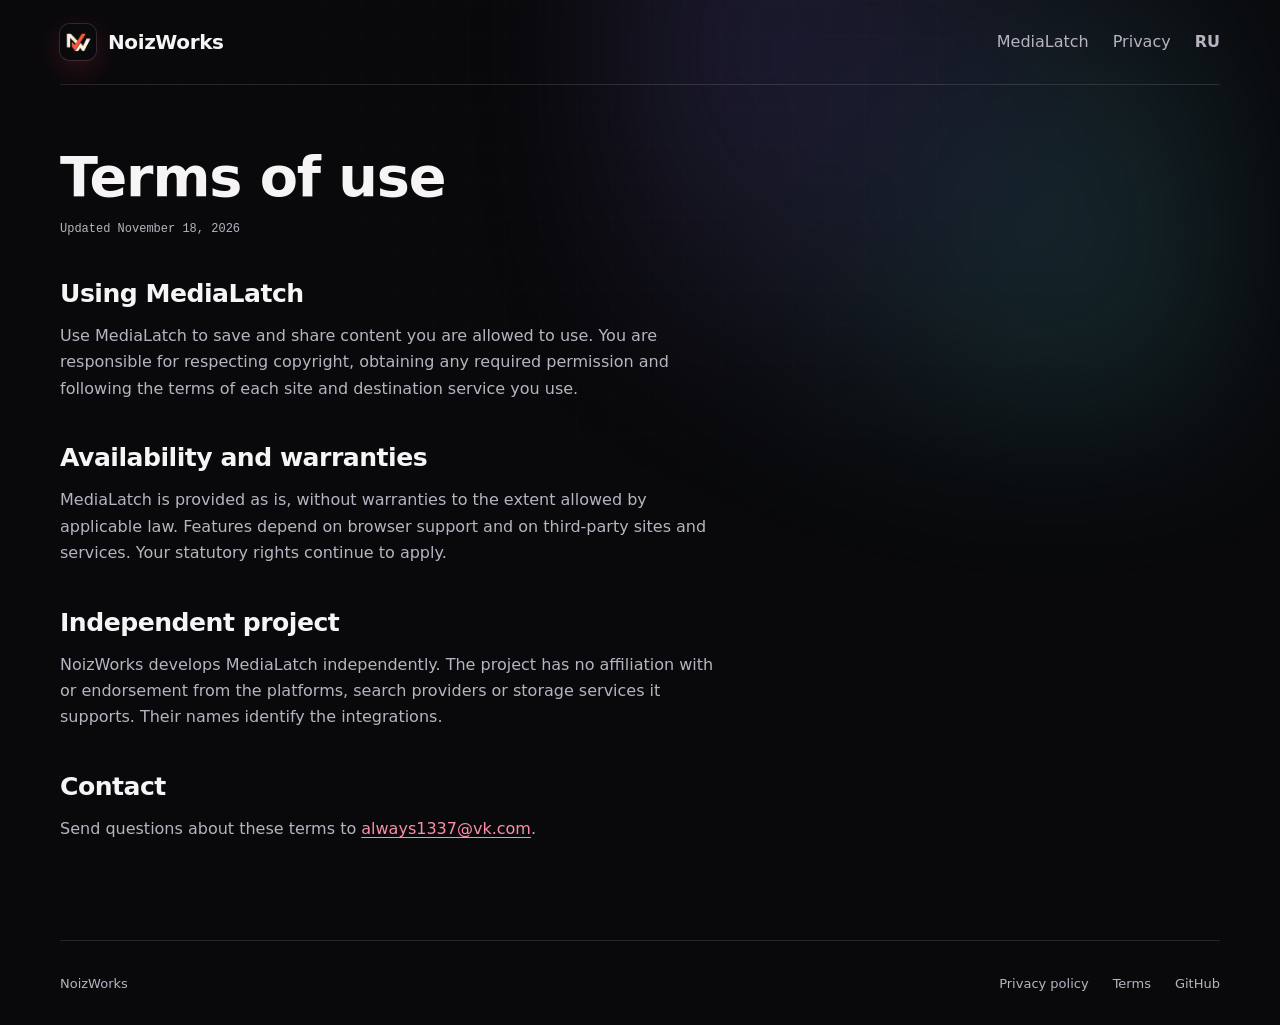
<file: terms.html>
<!doctype html>
<html lang="en">
<head>
  <meta charset="utf-8">
  <meta name="viewport" content="width=device-width, initial-scale=1">
  <meta name="description" content="Terms of use for the MediaLatch Chromium extension by NoizWorks: permitted media use, warranties, independent project status, and contact details.">
  <meta name="color-scheme" content="dark">
  <title>MediaLatch Terms of Use — NoizWorks</title>
  <link rel="canonical" href="https://noizworks.is-a.dev/terms.html">
  <link rel="alternate" hreflang="en" href="https://noizworks.is-a.dev/terms.html">
  <link rel="alternate" hreflang="ru" href="https://noizworks.is-a.dev/ru/terms.html">
  <link rel="alternate" hreflang="x-default" href="https://noizworks.is-a.dev/terms.html">
  <meta property="og:type" content="website">
  <meta property="og:title" content="MediaLatch Terms of Use — NoizWorks">
  <meta property="og:description" content="Terms of use for the MediaLatch Chromium extension by NoizWorks: permitted media use, warranties, independent project status, and contact details.">
  <meta property="og:url" content="https://noizworks.is-a.dev/terms.html">
  <meta property="og:image" content="https://noizworks.is-a.dev/medialatch/assets/og-banner.png">
  <meta name="twitter:card" content="summary_large_image">
  <meta name="twitter:image" content="https://noizworks.is-a.dev/medialatch/assets/og-banner.png">
  <link rel="icon" type="image/jpeg" href="/assets/noizworks.jpg">
  <link rel="stylesheet" href="/site.css">
</head>
<body>
  <a class="skip" href="#main">Skip to content</a>
  <header class="container masthead"><a class="brand" href="/"><img src="/assets/noizworks.jpg" width="36" height="36" alt="">NoizWorks</a><nav aria-label="Main navigation"><a href="/medialatch/">MediaLatch</a><a href="/privacy.html">Privacy</a><a class="language-link" href="/ru/terms.html" lang="ru" hreflang="ru">RU</a></nav></header>
  <main id="main" class="container document">
    <h1>Terms of use</h1>
    <p class="document-date">Updated November 18, 2026</p>
    <h2>Using MediaLatch</h2><p>Use MediaLatch to save and share content you are allowed to use. You are responsible for respecting copyright, obtaining any required permission and following the terms of each site and destination service you use.</p>
    <h2>Availability and warranties</h2><p>MediaLatch is provided as is, without warranties to the extent allowed by applicable law. Features depend on browser support and on third-party sites and services. Your statutory rights continue to apply.</p>
    <h2>Independent project</h2><p>NoizWorks develops MediaLatch independently. The project has no affiliation with or endorsement from the platforms, search providers or storage services it supports. Their names identify the integrations.</p>
    <h2>Contact</h2><p>Send questions about these terms to <a href="mailto:always1337@vk.com">always1337@vk.com</a>.</p>
  </main>
  <footer class="container footer"><span>NoizWorks</span><a href="/privacy.html">Privacy policy</a><a href="/terms.html">Terms</a><a href="https://github.com/NoizWorks/MediaLatch">GitHub</a></footer>
</body>
</html>
</file>
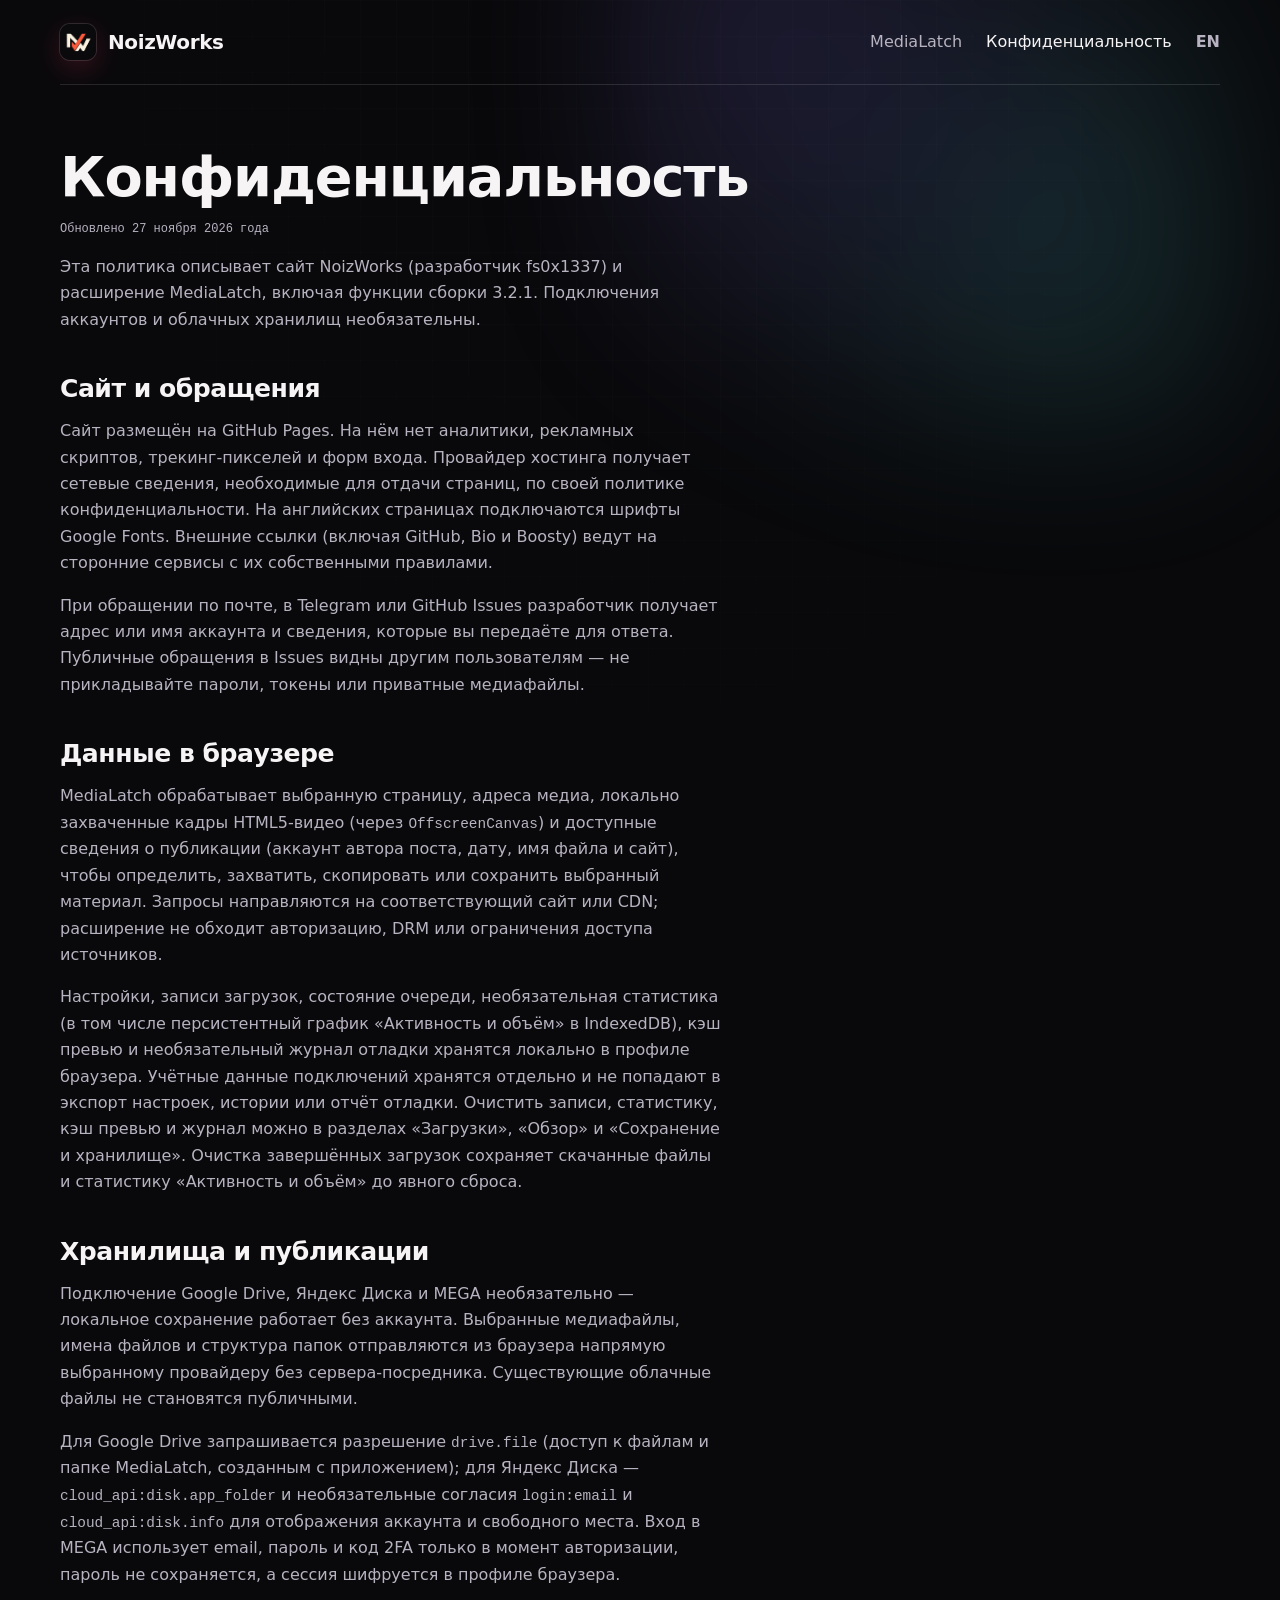
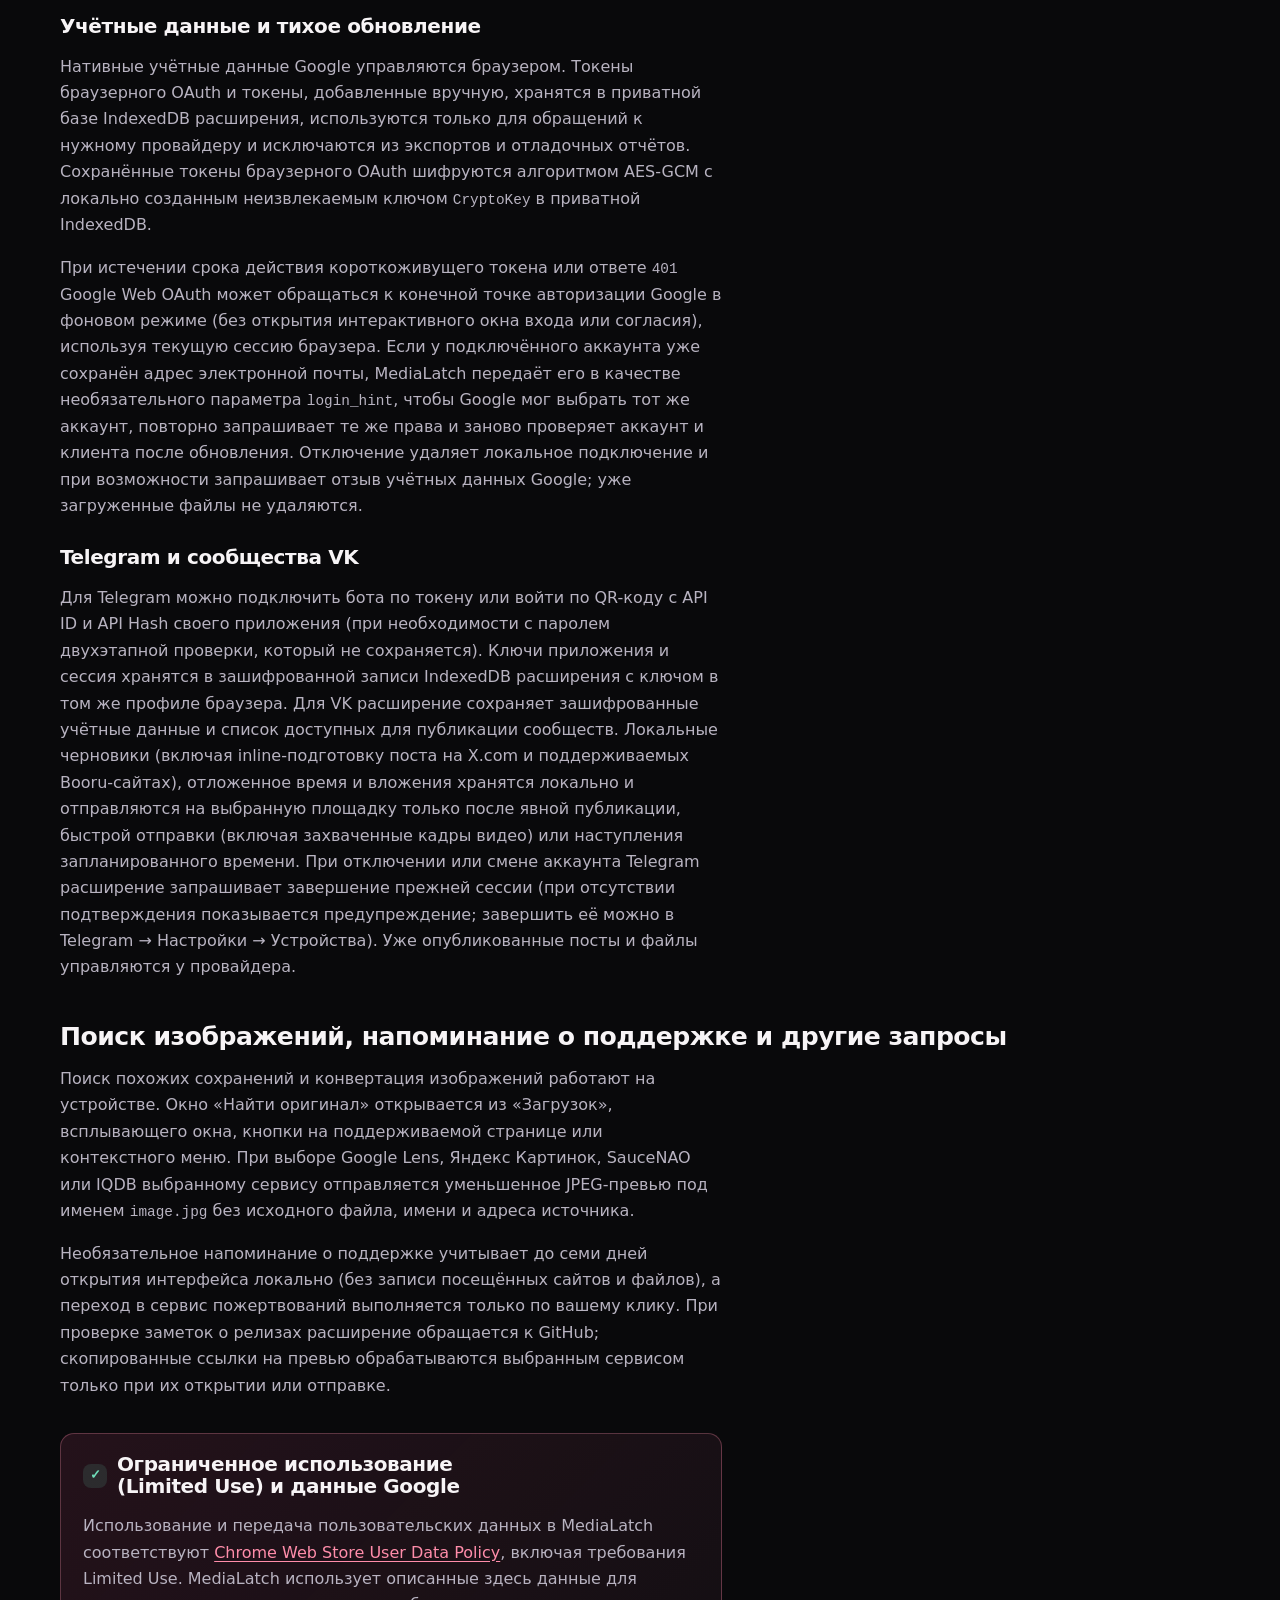
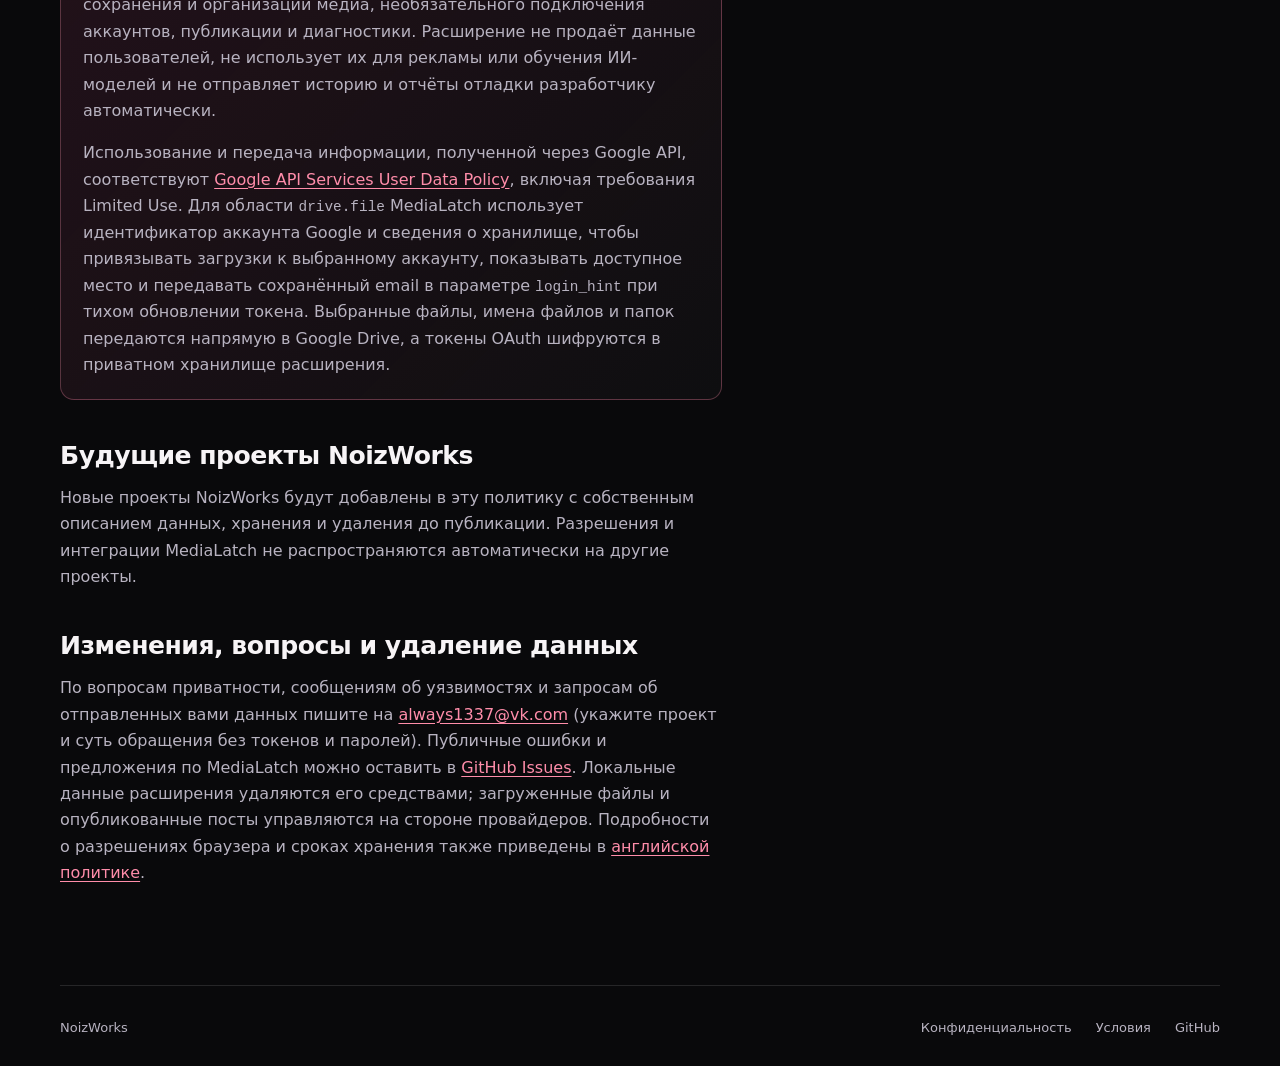
<file: ru/privacy.html>
<!doctype html>
<html lang="ru">
<head>
  <meta charset="utf-8">
  <meta name="viewport" content="width=device-width, initial-scale=1">
  <meta name="description" content="Политика конфиденциальности сайта NoizWorks и расширения MediaLatch: локальное хранение, отсутствие телеметрии и необязательные облачные подключения.">
  <meta name="color-scheme" content="dark">
  <title>Политика конфиденциальности NoizWorks — MediaLatch и сайт</title>
  <link rel="canonical" href="https://noizworks.is-a.dev/ru/privacy.html">
  <link rel="alternate" hreflang="en" href="https://noizworks.is-a.dev/privacy.html">
  <link rel="alternate" hreflang="ru" href="https://noizworks.is-a.dev/ru/privacy.html">
  <link rel="alternate" hreflang="x-default" href="https://noizworks.is-a.dev/privacy.html">
  <meta property="og:type" content="website">
  <meta property="og:title" content="Политика конфиденциальности NoizWorks — MediaLatch и сайт">
  <meta property="og:description" content="Политика конфиденциальности сайта NoizWorks и расширения MediaLatch: локальное хранение, отсутствие телеметрии и необязательные облачные подключения.">
  <meta property="og:url" content="https://noizworks.is-a.dev/ru/privacy.html">
  <meta property="og:image" content="https://noizworks.is-a.dev/medialatch/assets/og-banner.png">
  <meta name="twitter:card" content="summary_large_image">
  <meta name="twitter:image" content="https://noizworks.is-a.dev/medialatch/assets/og-banner.png">
  <link rel="icon" type="image/jpeg" href="/assets/noizworks.jpg">
  <link rel="stylesheet" href="/site.css">
</head>
<body>
  <a class="skip" href="#main">К содержанию</a>
  <header class="container masthead"><a class="brand" href="/ru/"><img src="/assets/noizworks.jpg" width="36" height="36" alt="">NoizWorks</a><nav aria-label="Навигация"><a href="/ru/medialatch/">MediaLatch</a><a href="/ru/privacy.html" aria-current="page">Конфиденциальность</a><a class="language-link" href="/privacy.html" lang="en" hreflang="en">EN</a></nav></header>
  <main id="main" class="container document">
    <h1>Конфиденциальность</h1><p class="document-date">Обновлено 27 ноября 2026 года</p>
    <p>Эта политика описывает сайт NoizWorks (разработчик fs0x1337) и расширение MediaLatch, включая функции сборки 3.2.1. Подключения аккаунтов и облачных хранилищ необязательны.</p>
    <h2 id="website">Сайт и обращения</h2>
    <p>Сайт размещён на GitHub Pages. На нём нет аналитики, рекламных скриптов, трекинг-пикселей и форм входа. Провайдер хостинга получает сетевые сведения, необходимые для отдачи страниц, по своей политике конфиденциальности. На английских страницах подключаются шрифты Google Fonts. Внешние ссылки (включая GitHub, Bio и Boosty) ведут на сторонние сервисы с их собственными правилами.</p>
    <p>При обращении по почте, в Telegram или GitHub Issues разработчик получает адрес или имя аккаунта и сведения, которые вы передаёте для ответа. Публичные обращения в Issues видны другим пользователям — не прикладывайте пароли, токены или приватные медиафайлы.</p>
    <h2 id="medialatch">Данные в браузере</h2>
    <p>MediaLatch обрабатывает выбранную страницу, адреса медиа, локально захваченные кадры HTML5-видео (через <code>OffscreenCanvas</code>) и доступные сведения о публикации (аккаунт автора поста, дату, имя файла и сайт), чтобы определить, захватить, скопировать или сохранить выбранный материал. Запросы направляются на соответствующий сайт или CDN; расширение не обходит авторизацию, DRM или ограничения доступа источников.</p>
    <p>Настройки, записи загрузок, состояние очереди, необязательная статистика (в том числе персистентный график «Активность и объём» в IndexedDB), кэш превью и необязательный журнал отладки хранятся локально в профиле браузера. Учётные данные подключений хранятся отдельно и не попадают в экспорт настроек, истории или отчёт отладки. Очистить записи, статистику, кэш превью и журнал можно в разделах «Загрузки», «Обзор» и «Сохранение и хранилище». Очистка завершённых загрузок сохраняет скачанные файлы и статистику «Активность и объём» до явного сброса.</p>
    <h2 id="cloud">Хранилища и публикации</h2>
    <p>Подключение Google Drive, Яндекс Диска и MEGA необязательно — локальное сохранение работает без аккаунта. Выбранные медиафайлы, имена файлов и структура папок отправляются из браузера напрямую выбранному провайдеру без сервера-посредника. Существующие облачные файлы не становятся публичными.</p>
    <p>Для Google Drive запрашивается разрешение <code>drive.file</code> (доступ к файлам и папке MediaLatch, созданным с приложением); для Яндекс Диска — <code>cloud_api:disk.app_folder</code> и необязательные согласия <code>login:email</code> и <code>cloud_api:disk.info</code> для отображения аккаунта и свободного места. Вход в MEGA использует email, пароль и код 2FA только в момент авторизации, пароль не сохраняется, а сессия шифруется в профиле браузера.</p>
    <h3>Учётные данные и тихое обновление</h3>
    <p>Нативные учётные данные Google управляются браузером. Токены браузерного OAuth и токены, добавленные вручную, хранятся в приватной базе IndexedDB расширения, используются только для обращений к нужному провайдеру и исключаются из экспортов и отладочных отчётов. Сохранённые токены браузерного OAuth шифруются алгоритмом AES-GCM с локально созданным неизвлекаемым ключом <code>CryptoKey</code> в приватной IndexedDB.</p>
    <p>При истечении срока действия короткоживущего токена или ответе <code>401</code> Google Web OAuth может обращаться к конечной точке авторизации Google в фоновом режиме (без открытия интерактивного окна входа или согласия), используя текущую сессию браузера. Если у подключённого аккаунта уже сохранён адрес электронной почты, MediaLatch передаёт его в качестве необязательного параметра <code>login_hint</code>, чтобы Google мог выбрать тот же аккаунт, повторно запрашивает те же права и заново проверяет аккаунт и клиента после обновления. Отключение удаляет локальное подключение и при возможности запрашивает отзыв учётных данных Google; уже загруженные файлы не удаляются.</p>
    <h3>Telegram и сообщества VK</h3>
    <p>Для Telegram можно подключить бота по токену или войти по QR-коду с API ID и API Hash своего приложения (при необходимости с паролем двухэтапной проверки, который не сохраняется). Ключи приложения и сессия хранятся в зашифрованной записи IndexedDB расширения с ключом в том же профиле браузера. Для VK расширение сохраняет зашифрованные учётные данные и список доступных для публикации сообществ. Локальные черновики (включая inline-подготовку поста на X.com и поддерживаемых Booru-сайтах), отложенное время и вложения хранятся локально и отправляются на выбранную площадку только после явной публикации, быстрой отправки (включая захваченные кадры видео) или наступления запланированного времени. При отключении или смене аккаунта Telegram расширение запрашивает завершение прежней сессии (при отсутствии подтверждения показывается предупреждение; завершить её можно в Telegram → Настройки → Устройства). Уже опубликованные посты и файлы управляются у провайдера.</p>
    <h2 id="image-search">Поиск изображений, напоминание о поддержке и другие запросы</h2>
    <p>Поиск похожих сохранений и конвертация изображений работают на устройстве. Окно «Найти оригинал» открывается из «Загрузок», всплывающего окна, кнопки на поддерживаемой странице или контекстного меню. При выборе Google Lens, Яндекс Картинок, SauceNAO или IQDB выбранному сервису отправляется уменьшенное JPEG-превью под именем <code>image.jpg</code> без исходного файла, имени и адреса источника.</p>
    <p>Необязательное напоминание о поддержке учитывает до семи дней открытия интерфейса локально (без записи посещённых сайтов и файлов), а переход в сервис пожертвований выполняется только по вашему клику. При проверке заметок о релизах расширение обращается к GitHub; скопированные ссылки на превью обрабатываются выбранным сервисом только при их открытии или отправке.</p>
    <aside class="google-callout" aria-labelledby="google-data-title"><h2 id="google-data-title">Ограниченное использование (Limited Use) и данные Google</h2><p>Использование и передача пользовательских данных в MediaLatch соответствуют <a href="https://developer.chrome.com/docs/webstore/program-policies/limited-use">Chrome Web Store User Data Policy</a>, включая требования Limited Use. MediaLatch использует описанные здесь данные для сохранения и организации медиа, необязательного подключения аккаунтов, публикации и диагностики. Расширение не продаёт данные пользователей, не использует их для рекламы или обучения ИИ-моделей и не отправляет историю и отчёты отладки разработчику автоматически.</p><p>Использование и передача информации, полученной через Google API, соответствуют <a href="https://developers.google.com/terms/api-services-user-data-policy">Google API Services User Data Policy</a>, включая требования Limited Use. Для области <code>drive.file</code> MediaLatch использует идентификатор аккаунта Google и сведения о хранилище, чтобы привязывать загрузки к выбранному аккаунту, показывать доступное место и передавать сохранённый email в параметре <code>login_hint</code> при тихом обновлении токена. Выбранные файлы, имена файлов и папок передаются напрямую в Google Drive, а токены OAuth шифруются в приватном хранилище расширения.</p></aside>
    <h2 id="future-projects">Будущие проекты NoizWorks</h2>
    <p>Новые проекты NoizWorks будут добавлены в эту политику с собственным описанием данных, хранения и удаления до публикации. Разрешения и интеграции MediaLatch не распространяются автоматически на другие проекты.</p>
    <h2 id="contact">Изменения, вопросы и удаление данных</h2>
    <p>По вопросам приватности, сообщениям об уязвимостях и запросам об отправленных вами данных пишите на <a href="mailto:always1337@vk.com">always1337@vk.com</a> (укажите проект и суть обращения без токенов и паролей). Публичные ошибки и предложения по MediaLatch можно оставить в <a href="https://github.com/NoizWorks/MediaLatch/issues">GitHub Issues</a>. Локальные данные расширения удаляются его средствами; загруженные файлы и опубликованные посты управляются на стороне провайдеров. Подробности о разрешениях браузера и сроках хранения также приведены в <a href="/privacy.html" lang="en" hreflang="en">английской политике</a>.</p>
  </main>
  <footer class="container footer"><span>NoizWorks</span><a href="/ru/privacy.html">Конфиденциальность</a><a href="/ru/terms.html">Условия</a><a href="https://github.com/NoizWorks/MediaLatch">GitHub</a></footer>
</body>
</html>
</file>
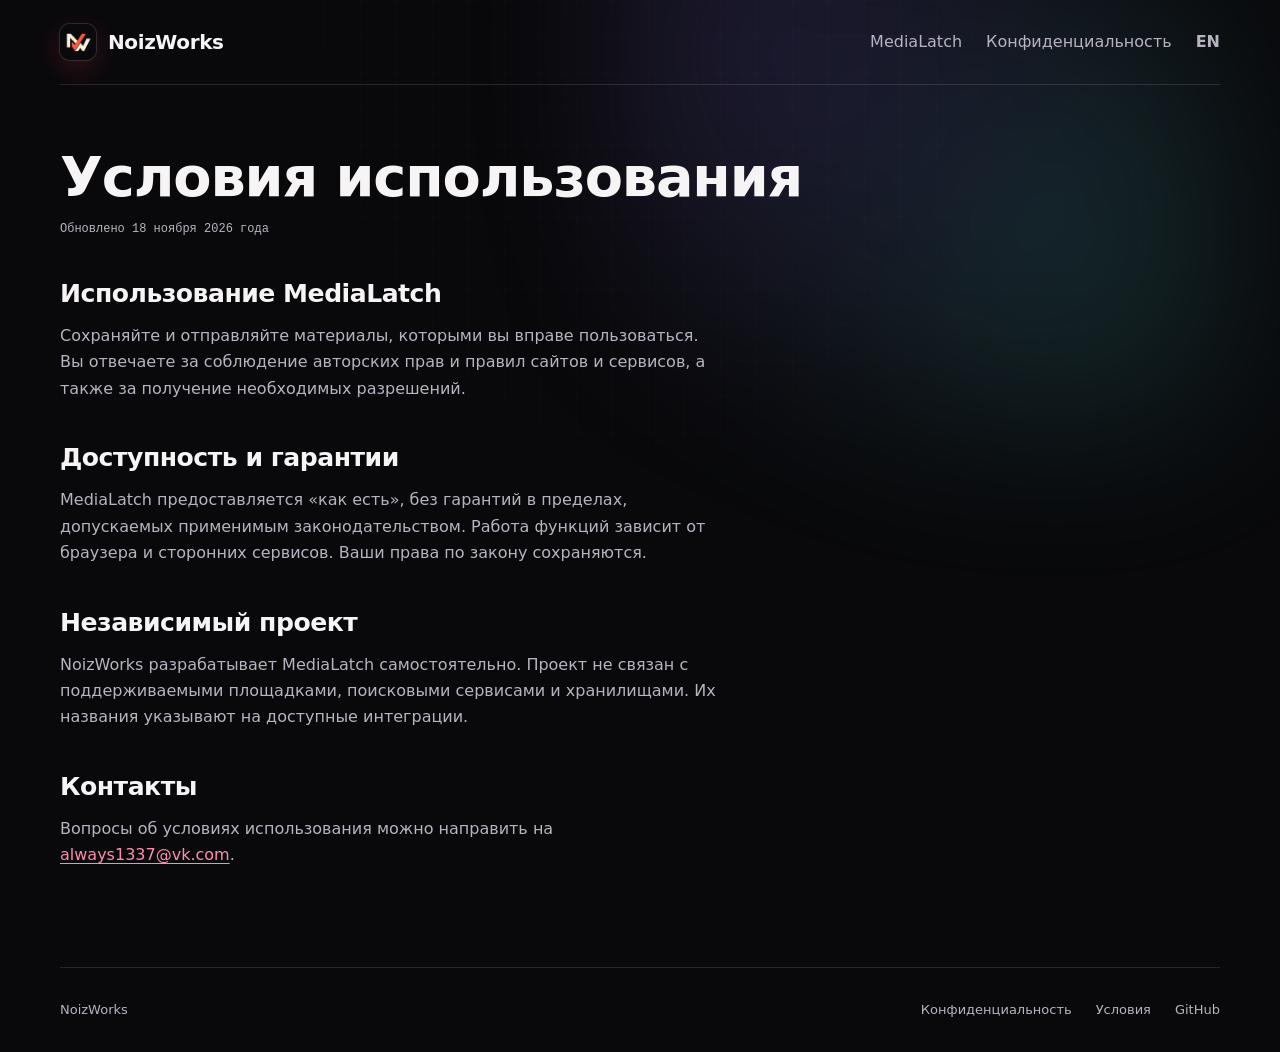
<file: ru/terms.html>
<!doctype html>
<html lang="ru">
<head>
  <meta charset="utf-8">
  <meta name="viewport" content="width=device-width, initial-scale=1">
  <meta name="description" content="Условия использования расширения MediaLatch от NoizWorks: правила работы с медиа, гарантии, статус независимого проекта и контакты.">
  <meta name="color-scheme" content="dark">
  <title>Условия использования MediaLatch — NoizWorks</title>
  <link rel="canonical" href="https://noizworks.is-a.dev/ru/terms.html">
  <link rel="alternate" hreflang="en" href="https://noizworks.is-a.dev/terms.html">
  <link rel="alternate" hreflang="ru" href="https://noizworks.is-a.dev/ru/terms.html">
  <link rel="alternate" hreflang="x-default" href="https://noizworks.is-a.dev/terms.html">
  <meta property="og:type" content="website">
  <meta property="og:title" content="Условия использования MediaLatch — NoizWorks">
  <meta property="og:description" content="Условия использования расширения MediaLatch от NoizWorks: правила работы с медиа, гарантии, статус независимого проекта и контакты.">
  <meta property="og:url" content="https://noizworks.is-a.dev/ru/terms.html">
  <meta property="og:image" content="https://noizworks.is-a.dev/medialatch/assets/og-banner.png">
  <meta name="twitter:card" content="summary_large_image">
  <meta name="twitter:image" content="https://noizworks.is-a.dev/medialatch/assets/og-banner.png">
  <link rel="icon" type="image/jpeg" href="/assets/noizworks.jpg">
  <link rel="stylesheet" href="/site.css">
</head>
<body>
  <a class="skip" href="#main">К содержанию</a>
  <header class="container masthead"><a class="brand" href="/ru/"><img src="/assets/noizworks.jpg" width="36" height="36" alt="">NoizWorks</a><nav aria-label="Навигация"><a href="/ru/medialatch/">MediaLatch</a><a href="/ru/privacy.html">Конфиденциальность</a><a class="language-link" href="/terms.html" lang="en" hreflang="en">EN</a></nav></header>
  <main id="main" class="container document">
    <h1>Условия использования</h1>
    <p class="document-date">Обновлено 18 ноября 2026 года</p>
    <h2>Использование MediaLatch</h2><p>Сохраняйте и отправляйте материалы, которыми вы вправе пользоваться. Вы отвечаете за соблюдение авторских прав и правил сайтов и сервисов, а также за получение необходимых разрешений.</p>
    <h2>Доступность и гарантии</h2><p>MediaLatch предоставляется «как есть», без гарантий в пределах, допускаемых применимым законодательством. Работа функций зависит от браузера и сторонних сервисов. Ваши права по закону сохраняются.</p>
    <h2>Независимый проект</h2><p>NoizWorks разрабатывает MediaLatch самостоятельно. Проект не связан с поддерживаемыми площадками, поисковыми сервисами и хранилищами. Их названия указывают на доступные интеграции.</p>
    <h2>Контакты</h2><p>Вопросы об условиях использования можно направить на <a href="mailto:always1337@vk.com">always1337@vk.com</a>.</p>
  </main>
  <footer class="container footer"><span>NoizWorks</span><a href="/ru/privacy.html">Конфиденциальность</a><a href="/ru/terms.html">Условия</a><a href="https://github.com/NoizWorks/MediaLatch">GitHub</a></footer>
</body>
</html>
</file>
<file: site.css>
:root {
  color-scheme: dark;
  --page: #09090b;
  --surface: #161619;
  --surface-raised: #171a25;
  --surface-soft: rgba(18, 20, 30, .78);
  --ink: #f7f4f6;
  --muted: #b8b3c1;
  --faint: #8c8799;
  --line: rgba(255, 255, 255, .12);
  --line-strong: rgba(255, 139, 168, .42);
  --accent: #ff8daa;
  --accent-strong: #e42d64;
  --violet: #8c7dff;
  --cyan: #58d9e6;
  --green: #70dfba;
  --focus: #ffd1dd;
  --file: #86e9c9;
  --path: #d8cbff;
  --font: "Inter", "Segoe UI", system-ui, sans-serif;
  --display: "Space Grotesk", "Segoe UI", system-ui, sans-serif;
  --mono: "JetBrains Mono", ui-monospace, "Cascadia Mono", Consolas, monospace;
  --ease-out: cubic-bezier(.16, 1, .3, 1);
}

* { box-sizing: border-box; }
html { scroll-padding-top: 28px; background: var(--page); }
body { position: relative; isolation: isolate; margin: 0; color: var(--ink); background: var(--page); font: 400 16px/1.65 var(--font); -webkit-font-smoothing: antialiased; text-rendering: optimizeLegibility; }
body::before { content: ""; position: fixed; inset: 0; z-index: -2; pointer-events: none; opacity: .4; background-image: linear-gradient(rgba(255,255,255,.035) 1px, transparent 1px), linear-gradient(90deg, rgba(255,255,255,.035) 1px, transparent 1px); background-size: 36px 36px; mask-image: radial-gradient(ellipse at 50% 0%, #000 0%, rgba(0,0,0,.82) 38%, transparent 84%); }
body::after { content: ""; position: fixed; top: -170px; right: 4%; z-index: -1; width: min(48vw, 620px); height: min(48vw, 620px); pointer-events: none; opacity: .18; filter: blur(84px); background: radial-gradient(circle at 25% 35%, var(--violet), transparent 62%), radial-gradient(circle at 74% 66%, var(--cyan), transparent 58%); }
a { color: var(--accent); text-underline-offset: .2em; }
a:focus-visible, button:focus-visible, summary:focus-visible { outline: 2px solid var(--focus); outline-offset: 5px; border-radius: 5px; }
button { color: inherit; font: inherit; }
.icon { display: inline-block; width: 20px; height: 20px; flex: none; vertical-align: middle; pointer-events: none; }
.container { width: min(1160px, calc(100% - 64px)); margin-inline: auto; }
.skip { position: absolute; z-index: 10; top: 8px; left: 8px; padding: 12px 16px; color: var(--ink); background: var(--surface-raised); transform: translateY(-160%); }
.skip:focus-visible { transform: none; }

.masthead { display: flex; flex-wrap: wrap; align-items: center; justify-content: space-between; gap: 16px 28px; padding-block: 22px; border-bottom: 1px solid var(--line); }
.brand { display: inline-flex; align-items: center; gap: 12px; color: var(--ink); font: 700 20px/1 var(--display); letter-spacing: -.02em; text-decoration: none; }
.brand img { display: block; border-radius: 10px; box-shadow: 0 0 0 1px rgba(255,255,255,.12), 0 8px 28px rgba(255, 61, 111, .2); }
nav, .footer { display: flex; flex-wrap: wrap; align-items: center; gap: 10px 24px; }
nav a, .footer a { display: inline-flex; align-items: center; gap: 7px; min-height: 40px; white-space: nowrap; color: var(--muted); text-decoration: none; transition: color 140ms ease, background-color 140ms ease, box-shadow 140ms ease; }
nav .icon { width: 17px; height: 17px; }
nav a:hover, .footer a:hover { color: var(--ink); }
nav a[aria-current="page"] { color: var(--ink); }
.eyebrow { margin: 0 0 15px; color: var(--accent); font: 600 12px/1.2 var(--mono); letter-spacing: .12em; text-transform: uppercase; }

h1, h2, h3, h4 { margin: 0; font-family: var(--display); font-weight: 700; line-height: 1.08; letter-spacing: -.02em; overflow-wrap: break-word; text-wrap: balance; }
h1 { font-size: clamp(2.8rem, 1.1rem + 5.2vw, 5.8rem); }
h2 { font-size: clamp(1.95rem, 1rem + 2.8vw, 3.15rem); }
h3 { font-size: clamp(1.35rem, 1rem + 1.3vw, 2rem); }
.lead { max-width: 43rem; margin: 24px 0 30px; color: var(--muted); font-size: clamp(1.05rem, .92rem + .4vw, 1.25rem); line-height: 1.58; }
.actions { display: flex; flex-wrap: wrap; align-items: center; gap: 12px 20px; }
.button { display: inline-flex; align-items: center; justify-content: center; gap: 9px; min-height: 46px; padding: 11px 18px; border: 1px solid transparent; border-radius: 11px; font-weight: 700; text-align: center; text-decoration: none; transition: transform 160ms var(--ease-out), background-color 160ms ease, border-color 160ms ease, box-shadow 160ms ease; }
.button:active { transform: scale(.98); }
.button.primary { color: #fff7fa; background: linear-gradient(135deg, var(--accent-strong), #a51648); box-shadow: 0 12px 32px rgba(211, 32, 87, .22), inset 0 1px rgba(255,255,255,.24); }
.button.primary:hover { background: linear-gradient(135deg, #f13a72, #b01c52); box-shadow: 0 15px 36px rgba(211, 32, 87, .32), inset 0 1px rgba(255,255,255,.32); }
.button.secondary { color: var(--ink); border-color: rgba(255,255,255,.14); background: rgba(255,255,255,.045); }
.button.secondary:hover { border-color: rgba(255,141,170,.42); background: rgba(255,141,170,.1); box-shadow: 0 12px 28px rgba(0,0,0,.18); }
.button-compact { min-height: 38px; padding: 8px 13px; font-size: 13px; }
.text-link { display: inline-flex; align-items: center; gap: 7px; min-height: 40px; font-weight: 650; }
.text-link .icon { width: 18px; height: 18px; }
.release-note { display: inline-flex; align-items: center; gap: 8px; margin: 18px 0 0; color: var(--muted); font-size: 13px; }
.org-intro { padding-block: 92px 76px; }
.org-intro h1 { max-width: 9ch; background: linear-gradient(130deg, #fff 18%, #ffc3d3 57%, #8feaf0 100%); background-clip: text; -webkit-background-clip: text; color: transparent; }
.org-intro .lead { max-width: 46rem; }
.section-heading { display: flex; flex-wrap: wrap; align-items: baseline; justify-content: space-between; gap: 12px 24px; margin-bottom: 22px; }
.section-heading > span { color: var(--muted); font: 600 12px/1.2 var(--mono); letter-spacing: .08em; text-transform: uppercase; }
.org-projects { padding-bottom: 74px; }
.project-card { position: relative; display: grid; grid-template-columns: minmax(0, 1fr); gap: 20px; padding: 32px; border: 1px solid var(--line); border-radius: 22px; background: radial-gradient(ellipse at 100% 0%, rgba(226,94,83,.1), transparent 65%), linear-gradient(135deg, #1b191e, #121215); box-shadow: inset 0 1px rgba(255,255,255,.08), 0 28px 90px rgba(0,0,0,.28); isolation: isolate; }
.project-identity { display: flex; align-items: center; gap: 15px; }
.project-identity img { display: block; border-radius: 15px; box-shadow: 0 0 0 1px rgba(255,255,255,.16), 0 16px 34px rgba(226, 40, 102, .22); }
.project-identity .eyebrow { margin: 0 0 5px; color: var(--muted); }
.project-identity h3 { font-size: clamp(1.7rem, 1rem + 2vw, 2.35rem); }
.project-card .button { gap: 8px; }

.support { display: grid; grid-template-columns: minmax(0, 46rem); align-items: start; gap: 58px; padding-block: 70px; }
.support:has(.support-links) { grid-template-columns: minmax(0, .9fr) minmax(0, 1.1fr); }
.support p { margin: 0; color: var(--muted); }
.support-copy { display: grid; align-content: start; gap: 18px; }
.telegram-contact { color: var(--muted); }
.telegram-contact a { display: inline-flex; align-items: center; gap: 6px; vertical-align: middle; white-space: nowrap; }
.telegram-contact .icon { color: #9fc4ff; }
.support-links { display: grid; grid-template-columns: repeat(2, minmax(0, 1fr)); gap: 12px; list-style: none; margin: 0; padding: 0; }
.support-link { --link-tone: #b4b2ff; display: grid; grid-template-columns: 40px minmax(0, 1fr) 16px; align-items: center; gap: 12px; min-height: 84px; height: 100%; padding: 16px; border: 1px solid var(--line); border-radius: 14px; color: var(--ink); background: linear-gradient(130deg, #1b1b20, #121215); box-shadow: inset 0 1px rgba(255,255,255,.045); text-decoration: none; transition: transform 160ms var(--ease-out), border-color 160ms ease, background-color 160ms ease, box-shadow 160ms ease; }
.support-link[data-service="boosty"] { --link-tone: #ffb57a; }
.support-link[data-service="donations"] { --link-tone: #ffd07c; }
.support-link[data-service="cloudtips"] { --link-tone: #9fc4ff; }
.support-icon { display: grid; place-items: center; width: 40px; height: 40px; border: 1px solid color-mix(in srgb, var(--link-tone) 22%, transparent); border-radius: 11px; color: var(--link-tone); background: color-mix(in srgb, var(--link-tone) 10%, transparent); }
.support-label { min-width: 0; font-size: 14px; font-weight: 600; line-height: 1.4; overflow-wrap: anywhere; }
.link-arrow { width: 16px; height: 16px; color: var(--faint); transition: color 160ms ease, transform 160ms var(--ease-out); }
@media (hover: hover) {
  .button:hover { transform: translateY(-1px); }
  .support-link:hover { transform: translateY(-2px); border-color: color-mix(in srgb, var(--link-tone) 46%, transparent); box-shadow: inset 0 1px rgba(255,255,255,.08), 0 12px 28px rgba(0,0,0,.22); }
  .support-link:hover .link-arrow { color: var(--link-tone); transform: translate(1px, -1px); }
}
.footer { padding-block: 22px; border-top: 1px solid var(--line); color: var(--muted); font-size: 13px; }
.footer span { margin-right: auto; }

.hero { display: grid; grid-template-columns: minmax(0, 1.05fr) minmax(0, .95fr); align-items: center; gap: 62px; padding-block: 84px 86px; }
.hero h1 { max-width: 16ch; font-size: clamp(2.1rem, 1.15rem + 3vw, 4.35rem); }

/* Graphite-inspired 3D interactive showcase Hero */
.graphite-hero {
  --hero-theme-color: #818cf8;
  --hero-accent-glow: rgba(129, 140, 248, 0.22);
  position: relative;
  overflow: clip;
  background:
    radial-gradient(ellipse 66% 74% at 72% 44%, var(--hero-accent-glow), transparent 64%),
    radial-gradient(ellipse 46% 52% at 14% 22%, rgba(223, 22, 71, 0.08), transparent 65%),
    linear-gradient(180deg, #090a0d 0%, #0d0f14 74%, #09090b 100%);
  border-bottom: 1px solid rgba(255, 255, 255, 0.075);
}
.graphite-hero-inner {
  width: min(1160px, calc(100% - 64px));
  margin-inline: auto;
  display: grid;
  grid-template-columns: minmax(0, 45fr) minmax(0, 55fr);
  align-items: center;
  gap: clamp(24px, 3vw, 44px);
  padding-block: clamp(44px, 5vw, 76px) clamp(54px, 6vw, 88px);
}
.graphite-copy {
  position: relative;
  z-index: 2;
  min-width: 0;
  display: flex;
  flex-direction: column;
  align-items: flex-start;
}
.graphite-mark-row {
  display: inline-flex;
  align-items: center;
  gap: 12px;
}
.graphite-mark {
  display: inline-grid;
  place-items: center;
  width: 44px;
  height: 44px;
  border-radius: 12px;
  background: rgba(255, 255, 255, 0.04);
  box-shadow:
    0 0 0 1px rgba(255, 255, 255, 0.14),
    0 12px 28px rgba(223, 22, 71, 0.24),
    0 0 36px var(--hero-accent-glow);
}
.graphite-mark img {
  display: block;
  width: 44px;
  height: 44px;
  border-radius: 12px;
}
.graphite-version {
  display: inline-flex;
  align-items: center;
  padding: 4px 10px;
  border-radius: 999px;
  border: 1px solid rgba(255, 255, 255, 0.11);
  background: rgba(255, 255, 255, 0.04);
  color: #cbd5e1;
  font: 600 11.5px/1 var(--mono);
  letter-spacing: 0.04em;
}
.graphite-hero h1 {
  margin: 20px 0 0;
  font-family: var(--display);
  font-size: clamp(2.5rem, 1.4rem + 3.2vw, 4.25rem);
  font-weight: 700;
  letter-spacing: -0.035em;
  line-height: 1.04;
  color: #f8fafc;
}
.graphite-subtitle {
  margin: 16px 0 24px;
  max-width: 40ch;
  color: #94a3b8;
  font-size: clamp(0.98rem, 0.92rem + 0.26vw, 1.1rem);
  line-height: 1.56;
}
.graphite-actions {
  display: flex;
  flex-wrap: wrap;
  align-items: center;
  gap: 10px 16px;
}
.graphite-actions .button {
  min-height: 42px;
  padding: 9px 16px;
  font-size: 14px;
}
.graphite-actions .text-link {
  font-size: 14px;
  color: #cbd5e1;
}
.graphite-actions .text-link:hover {
  color: #f8fafc;
}
.graphite-trust {
  margin: 12px 0 0;
  color: #8c97a8;
  font-size: 0.8125rem;
  line-height: 1.45;
}
.graphite-pills-wrap {
  width: 100%;
  margin-top: 26px;
}
.graphite-pills {
  display: flex;
  flex-wrap: wrap;
  align-items: center;
  gap: 6px;
  max-width: 100%;
  overflow-x: visible;
  padding: 0;
  margin: 0;
}
.graphite-pill {
  position: relative;
  flex: none;
  display: inline-flex;
  align-items: center;
  gap: 7px;
  min-height: 34px;
  padding: 6px 11px;
  border-radius: 999px;
  border: 1px solid rgba(255, 255, 255, 0.10);
  background: rgba(255, 255, 255, 0.035);
  color: #94a3b8;
  font: 500 12.5px/1.2 var(--font);
  white-space: nowrap;
  cursor: pointer;
  transition: color 160ms ease, background-color 160ms ease, border-color 160ms ease;
}
.graphite-pill:hover {
  color: #e2e8f0;
  background: rgba(255, 255, 255, 0.07);
  border-color: rgba(255, 255, 255, 0.16);
}
.graphite-pill[aria-selected="true"] {
  color: #f8fafc;
  background: rgba(255, 255, 255, 0.11);
  border-color: rgba(255, 255, 255, 0.24);
}
.graphite-pill[aria-selected="true"]::after {
  content: "";
  position: absolute;
  inset: auto 14px -1px;
  border-block-end: 2px solid var(--hero-theme-color, #818cf8);
  border-radius: 999px;
}
.graphite-theme-dot {
  width: 8px;
  height: 8px;
  border-radius: 50%;
  flex: none;
  background-color: var(--hero-theme-color, #818cf8);
  box-shadow: 0 0 10px var(--hero-theme-color, #818cf8);
}
.graphite-footer-row {
  display: flex;
  flex-wrap: wrap;
  align-items: center;
  gap: 10px 14px;
  margin-top: 20px;
}
.graphite-kicker {
  margin: 0;
  color: #8c97a8;
  font: 600 0.75rem/1.3 var(--mono);
  letter-spacing: 0.14em;
  text-transform: uppercase;
}
.graphite-motion-toggle {
  display: inline-grid;
  place-items: center;
  width: 34px;
  height: 34px;
  padding: 0;
  border-radius: 999px;
  border: 1px solid rgba(255, 255, 255, 0.10);
  background: rgba(255, 255, 255, 0.035);
  color: #94a3b8;
  cursor: pointer;
  transition: color 140ms ease, background-color 140ms ease, border-color 140ms ease;
}
.graphite-motion-toggle:hover {
  color: #f8fafc;
  background: rgba(255, 255, 255, 0.09);
  border-color: rgba(255, 255, 255, 0.2);
}
.graphite-motion-toggle .icon-play { display: none; }
.graphite-motion-toggle[data-state="paused"] .icon-pause { display: none; }
.graphite-motion-toggle[data-state="paused"] .icon-play { display: block; }

.graphite-stage-wrap {
  position: relative;
  min-width: 0;
  padding: 44px 48px 16px 4px;
}
.graphite-stage {
  position: relative;
  width: 100%;
  aspect-ratio: 16 / 10;
  perspective: 1500px;
  transform-style: preserve-3d;
}
.graphite-deck {
  position: relative;
  width: 100%;
  height: 100%;
  transform-style: preserve-3d;
}
.graphite-window {
  position: absolute;
  inset: 0;
  margin: 0;
  border-radius: 14px;
  overflow: hidden;
  border: 1px solid rgba(255, 255, 255, 0.12);
  background: #0c0d12;
  box-shadow:
    0 34px 72px rgba(0, 0, 0, 0.68),
    0 12px 26px rgba(0, 0, 0, 0.45),
    inset 0 1px 0 rgba(255, 255, 255, 0.14);
  transform-origin: 100% 0%;
  backface-visibility: hidden;
  will-change: transform, opacity;
}
.graphite-window img {
  display: block;
  width: 100%;
  height: 100%;
  object-fit: cover;
  object-position: top center;
}
.graphite-window[data-pos="0"] {
  z-index: 4;
  transform: translate3d(0, 0, 0);
  opacity: 1;
  pointer-events: auto;
  will-change: auto;
}
.graphite-window[data-pos="1"] {
  z-index: 3;
  transform: translate3d(28px, -20px, -45px) rotateY(-9deg) rotateX(3deg) scale(0.94);
  opacity: 0.46;
  border-color: rgba(255, 255, 255, 0.22);
  pointer-events: auto;
  cursor: pointer;
}
.graphite-window[data-pos="2"] {
  z-index: 2;
  transform: translate3d(52px, -38px, -90px) rotateY(-12deg) rotateX(4deg) scale(0.88);
  opacity: 0.20;
  border-color: rgba(255, 255, 255, 0.20);
  pointer-events: none;
}
.graphite-window[data-pos="3"] {
  z-index: 1;
  transform: translate3d(72px, -54px, -130px) rotateY(-14deg) rotateX(4.5deg) scale(0.82);
  opacity: 0;
  pointer-events: none;
}
.graphite-theme-ring {
  position: absolute;
  top: 2.2%;
  left: 1.4%;
  width: 48.2%;
  height: 47.2%;
  border-radius: 11px;
  border: 2px solid var(--hero-theme-color, #818cf8);
  box-shadow: 0 0 24px var(--hero-accent-glow), inset 0 0 16px var(--hero-accent-glow);
  pointer-events: none;
  opacity: 0;
  transform: translate3d(0, 0, 0);
}
.graphite-window[data-pos="0"] .graphite-theme-ring {
  opacity: 0.92;
}
.graphite-theme-ring[data-quad="0"] { transform: translate3d(0%, 0%, 0); }
.graphite-theme-ring[data-quad="1"] { transform: translate3d(102.2%, 0%, 0); }
.graphite-theme-ring[data-quad="2"] { transform: translate3d(0%, 102.6%, 0); }
.graphite-theme-ring[data-quad="3"] { transform: translate3d(102.2%, 102.6%, 0); }
.graphite-stage-vignette {
  position: absolute;
  inset: auto 0 0 0;
  height: 36%;
  z-index: 5;
  pointer-events: none;
  background: linear-gradient(to top, rgba(9, 10, 13, 0.85) 0%, rgba(9, 10, 13, 0.28) 42%, transparent 100%);
}
.project-card-grid {
  display: grid;
  grid-template-columns: minmax(0, 1.12fr) minmax(0, 0.88fr);
  align-items: center;
  gap: 28px 34px;
}
.project-card-body {
  display: grid;
  gap: 18px;
  min-width: 0;
}
.project-card-preview {
  margin: 0;
  border-radius: 14px;
  overflow: hidden;
  border: 1px solid rgba(255, 255, 255, 0.11);
  background: #090a0d;
  box-shadow: 0 20px 48px rgba(0, 0, 0, 0.52);
}
.project-card-preview img {
  display: block;
  width: 100%;
  height: auto;
}
@media (prefers-reduced-motion: no-preference) {
  .graphite-window {
    transition:
      transform 600ms cubic-bezier(0.22, 1, 0.36, 1),
      opacity 600ms cubic-bezier(0.22, 1, 0.36, 1);
  }
  .graphite-theme-ring {
    transition:
      transform 480ms cubic-bezier(0.22, 1, 0.36, 1),
      opacity 300ms ease,
      border-color 300ms ease;
  }
  .graphite-theme-dot {
    transition: background-color 420ms ease, box-shadow 420ms ease;
  }
}
.product-shot { width: min(100%, 424px); margin: 0 auto; }
.product-shot img { display: block; width: 100%; height: auto; border-radius: 16px; border: 1px solid var(--line); }
.product-shot figcaption { margin-top: 10px; color: var(--muted); font-size: 13px; }
.project-card > p { max-width: 64ch; margin: 0; color: var(--muted); }
.features { padding-block: 10px 86px; }
.graphite-hero + .features { padding-top: clamp(48px, 5.5vw, 72px); }
.feature-list { margin: 32px 0 0; }
.feature-list > div { display: grid; grid-template-columns: minmax(0, 1fr) minmax(0, 1.3fr); align-items: start; gap: 44px; padding-block: 23px; border-top: 1px solid var(--line); }
dt { display: flex; align-items: center; gap: 12px; font-size: 19px; font-weight: 700; }
.feature-icon { display: grid; place-items: center; width: 36px; height: 36px; flex: none; border-radius: 10px; color: var(--accent); background: rgba(255,141,170,.08); border: 1px solid rgba(255,141,170,.14); }
.section-icon { display: block; width: 28px; height: 28px; margin-bottom: 18px; color: var(--accent); }
dd { margin: 0; color: var(--muted); }
.cloud-band { border-block: 1px solid var(--line); background: rgba(17,19,27,.9); }
.cloud-layout { display: grid; grid-template-columns: minmax(0, 1fr) minmax(0, 1fr); gap: 72px; padding-block: 64px; }
.cloud-layout p { color: var(--muted); }
.cloud-copy p:first-child { margin-top: 0; }
.development { position: relative; isolation: isolate; overflow: hidden; margin-top: 64px; padding: 38px; border: 1px solid var(--line); border-radius: 22px; background: linear-gradient(145deg, rgba(22,23,33,.94), rgba(11,13,20,.94)); }
.development::after { content: ""; position: absolute; right: 11%; bottom: -100px; width: 260px; height: 260px; z-index: -1; border-radius: 50%; background: var(--accent-strong); opacity: .14; filter: blur(68px); }
.development-copy { position: relative; max-width: 48rem; }
.development-copy > p:not(.eyebrow) { color: var(--muted); }
.changelog-copy { max-width: 60rem; }
.changelog-head { display: flex; flex-wrap: wrap; align-items: center; gap: 10px 14px; }
.changelog-list { list-style: none; margin: 24px 0 0; padding: 0; }
.changelog-list > li { display: grid; grid-template-columns: minmax(0, 14.5rem) minmax(0, 1fr); gap: 8px 24px; padding-block: 14px; border-top: 1px solid var(--line); color: var(--muted); }
.changelog-group { color: var(--ink); font-weight: 650; }
.changelog-footer { display: flex; flex-wrap: wrap; align-items: center; justify-content: space-between; gap: 12px 24px; margin-top: 8px; padding-top: 18px; border-top: 1px solid var(--line); }
.changelog-footer p { margin: 0; color: var(--muted); font-size: 14px; }
.changelog-archive { margin-top: 18px; padding-top: 16px; border-top: 1px solid var(--line); }
.changelog-archive summary { list-style: none; display: inline-flex; align-items: center; gap: 8px; min-height: 36px; color: var(--muted); font: 600 14px/1.4 var(--font); cursor: pointer; transition: color 140ms ease; }
.changelog-archive summary::-webkit-details-marker { display: none; }
.changelog-archive summary:hover { color: var(--ink); }
.changelog-archive summary::before { content: ""; inline-size: 16px; block-size: 16px; flex: none; background-color: currentColor; mask: url("data:image/svg+xml,%3Csvg xmlns='http://www.w3.org/2000/svg' viewBox='0 0 24 24' fill='none' stroke='%23000' stroke-width='2.2' stroke-linecap='round' stroke-linejoin='round'%3E%3Cpath d='m6 9 6 6 6-6'/%3E%3C/svg%3E") no-repeat center / contain; rotate: -90deg; }
.changelog-archive[open] > summary::before { rotate: 0deg; }
.changelog-archive::details-content { interpolate-size: allow-keywords; overflow: clip; contain: layout; }
.changelog-archive:not([open])::details-content { block-size: 0; }
.changelog-archive-body { padding-top: 12px; color: var(--muted); font-size: 14.5px; }
.changelog-archive-body p { margin: 0 0 10px; }
@media (prefers-reduced-motion: no-preference) {
  .changelog-archive summary::before { transition: rotate 180ms var(--ease-out); }
  .changelog-archive::details-content { transition: block-size, content-visibility, display; transition-duration: 220ms; transition-timing-function: var(--ease-out); transition-behavior: allow-discrete; }
}
code { font-family: var(--mono); font-size: .9em; overflow-wrap: anywhere; }

.document { max-width: 1160px; padding-block: 62px 82px; }
.document > h1, .document > .document-date, .document > .policy-intro, .document > .privacy-summary { grid-column: 1 / -1; }
.document h1 { max-width: 20ch; font-size: clamp(1.65rem, 1rem + 3.1vw, 4.1rem); }
.document-date { margin: 14px 0 0; color: var(--faint); font: 12px/1.4 var(--mono); }
.document p { color: var(--muted); overflow-wrap: anywhere; }
.document:not(:has(> .policy-contents)) > :is(h2, h3, h4, p, .google-callout) { max-width: 65ch; }
.document strong { color: var(--ink); }
.document h2 { margin-top: 42px; font-size: clamp(1.25rem, 1.05rem + .65vw, 1.75rem); }
.document h3 { display: flex; flex-wrap: wrap; align-items: center; gap: 10px; margin-top: 28px; font-size: clamp(1.125rem, 1rem + .35vw, 1.25rem); }
.document h4 { display: flex; flex-wrap: wrap; align-items: center; gap: 10px; margin: 25px 0 0; color: var(--ink); font-size: 17px; letter-spacing: -.015em; }
.policy-contents { position: sticky; top: 24px; align-self: start; display: grid; gap: 5px; margin: 38px 0 0; padding: 12px; border: 1px solid var(--line); border-radius: 14px; background: rgba(16,18,26,.78); }
.policy-contents::before { content: "On this page"; display: block; padding: 4px 9px 8px; color: var(--faint); font: 600 10px/1.2 var(--mono); letter-spacing: .1em; text-transform: uppercase; }
.policy-contents a { display: block; padding: 8px 9px; border-radius: 8px; color: var(--muted); text-decoration: none; transition: color 140ms ease, background-color 140ms ease; }
.policy-contents a:hover, .policy-contents a:focus-visible { color: var(--ink); background: rgba(255,141,170,.09); }
.policy-badge { display: inline-flex; align-items: center; padding: 4px 7px; border: 1px solid rgba(255,255,255,.12); border-radius: 999px; color: var(--muted); background: rgba(255,255,255,.045); font: 600 10px/1 var(--mono); letter-spacing: .02em; }
.policy-badge.stable { color: var(--green); border-color: rgba(112,223,186,.24); background: rgba(49,122,97,.18); }
.policy-badge.dev { color: #c4b9ff; border-color: rgba(140,125,255,.34); background: rgba(100,79,188,.2); }
.google-callout { margin-top: 34px; padding: 20px 22px; border: 1px solid rgba(255,141,170,.3); border-radius: 14px; background: linear-gradient(135deg, rgba(94,37,61,.32), rgba(255,255,255,.025)); }
.google-callout :is(h2, h3) { display: flex; align-items: center; gap: 10px; margin-top: 0; font-size: 20px; }
.google-callout :is(h2, h3)::before { content: "✓"; display: grid; place-items: center; width: 24px; height: 24px; flex: none; border-radius: 8px; color: var(--green); background: rgba(112,223,186,.13); font: 700 13px/1 var(--mono); }
.google-callout p { margin-bottom: 0; }
.privacy-summary { margin-top: 34px; }
.privacy-summary h2 { font-size: 20px; }
.summary-grid { display: grid; grid-template-columns: repeat(4, minmax(0, 1fr)); gap: 10px; margin-top: 16px; }
.summary-card { min-width: 0; padding: 15px; border: 1px solid var(--line); border-radius: 14px; background: rgba(255,255,255,.035); }
.summary-card .summary-icon { display: grid; place-items: center; width: 30px; height: 30px; margin-bottom: 14px; border-radius: 9px; color: var(--accent); background: rgba(255,141,170,.12); font: 700 11px/1 var(--mono); }
.summary-card:nth-child(2) .summary-icon { color: var(--cyan); background: rgba(88,217,230,.12); }
.summary-card:nth-child(3) .summary-icon { color: var(--violet); background: rgba(140,125,255,.14); }
.summary-card:nth-child(4) .summary-icon { color: var(--green); background: rgba(112,223,186,.12); }
.summary-card h3 { font-size: 15px; letter-spacing: -.015em; }
.summary-card p { margin: 8px 0 0; color: var(--muted); font-size: 12px; line-height: 1.45; }

.organization { --accent: #ff9d86; --accent-strong: #d7483b; --focus: #ffc7b9; }
.organization::after { background: radial-gradient(circle at 25% 35%, var(--violet), transparent 62%), radial-gradient(circle at 74% 66%, var(--cyan), transparent 58%); }

@media (min-width: 860px) {
  .document:has(> .policy-contents) { display: grid; grid-template-columns: minmax(0, 220px) minmax(0, 1fr); column-gap: 52px; }
  .document:has(> .policy-contents) > .policy-contents { grid-column: 1; grid-row: 5 / span 44; }
  .document:has(> .policy-contents) > h2, .document:has(> .policy-contents) > h3, .document:has(> .policy-contents) > h4, .document:has(> .policy-contents) > p:not(.document-date):not(.policy-intro), .document:has(> .policy-contents) > .google-callout { grid-column: 2; }
}
@media (max-width: 859px) {
  .document { padding-top: 44px; }
  .policy-contents { position: static; margin-top: 24px; }
  .summary-grid { grid-template-columns: repeat(2, minmax(0, 1fr)); }
}
@media (max-width: 1100px) {
  .graphite-hero-inner {
    grid-template-columns: minmax(0, 1fr);
    gap: 32px;
    padding-block: 36px 46px;
  }
  .graphite-subtitle {
    max-width: 56ch;
  }
  .graphite-stage-wrap {
    padding: 34px 36px 8px 4px;
    max-width: 720px;
    width: 100%;
    margin-inline: auto;
  }
  .project-card-grid {
    grid-template-columns: minmax(0, 1fr);
  }
}
@media (max-width: 800px) {
  .container, .graphite-hero-inner { width: calc(100% - 36px); }
  .masthead nav { gap: 6px 16px; }
  .hero, .cloud-layout, .support, .support:has(.support-links), .project-card { grid-template-columns: minmax(0, 1fr); gap: 32px; }
  .changelog-list > li { grid-template-columns: minmax(0, 1fr); gap: 4px; }
  .hero { padding-block: 52px 62px; }
  .project-card { padding: 24px; }
  .support { padding-block: 54px; }
}
@media (max-width: 560px) {
  .masthead { padding-block: 14px; gap: 8px 16px; }
  .masthead nav { flex: 1 0 100%; justify-content: flex-start; gap: 2px 8px; font-size: 12.5px; }
  .masthead nav a { min-height: 36px; gap: 5px; }
  .masthead nav .icon { width: 15px; height: 15px; }
  .masthead nav .language-link { margin-inline-start: auto; }
  .button { width: 100%; padding: 11px 14px; font-size: 14.5px; }
  .actions, .graphite-actions { align-items: stretch; width: 100%; }
  .graphite-hero-inner { padding-block: 26px 40px; gap: 24px; }
  .graphite-pills { display: grid; grid-template-columns: repeat(2, minmax(0, 1fr)); gap: 8px; }
  .graphite-pill { justify-content: center; width: 100%; min-height: 38px; font-size: 12px; padding: 6px 10px; }
  .graphite-footer-row { flex-wrap: nowrap; gap: 8px; }
  .graphite-kicker { font-size: 0.67rem; letter-spacing: 0.10em; }
  .graphite-stage-wrap { padding: 28px 26px 8px 6px; }
  .graphite-window { border-radius: 11px; }
  .graphite-window[data-pos="1"] { transform: translate3d(14px, -12px, -30px) rotateY(-5deg) rotateX(2deg) scale(0.95); }
  .graphite-window[data-pos="2"] { transform: translate3d(26px, -22px, -60px) rotateY(-7deg) rotateX(2.5deg) scale(0.90); }
  .graphite-window[data-pos="3"] { transform: translate3d(36px, -30px, -90px) rotateY(-9deg) rotateX(3deg) scale(0.85); }
  .support-links, .summary-grid, .feature-list > div { grid-template-columns: minmax(0, 1fr); }
  .feature-list > div { gap: 5px; }
  .development { padding: 24px; }
  .footer { gap: 4px 16px; }
  .footer span { flex: 1 0 100%; margin-right: 0; margin-bottom: 4px; }
}
@media (prefers-reduced-motion: reduce) {
  *, *::before, *::after { scroll-behavior: auto !important; }
  .button, .support-link, .link-arrow { transform: none !important; transition-property: color, background-color, border-color, box-shadow; }
  .graphite-motion-toggle { display: none; }
}
@media (forced-colors: active) {
  .org-intro h1 { color: CanvasText; }
  .button, .project-card, .product-shot img, .development, .summary-card, .policy-contents, .graphite-window, .graphite-pill { border: 1px solid CanvasText; box-shadow: none; }
  .graphite-pill[aria-selected="true"]::after { border-block-end-color: Highlight; }
  .graphite-stage-vignette { display: none; }
  .support-link, .support-icon, .feature-icon { border: 1px solid CanvasText; background: Canvas; box-shadow: none; color: CanvasText; }
  .changelog-archive summary::before { background-color: CanvasText; }
}

.extension-id { display: inline-block; max-width: 100%; overflow-wrap: anywhere; user-select: all; color: var(--ink); }
.language-link { font-weight: 700; }
.nowrap { white-space: nowrap; }
</file>
